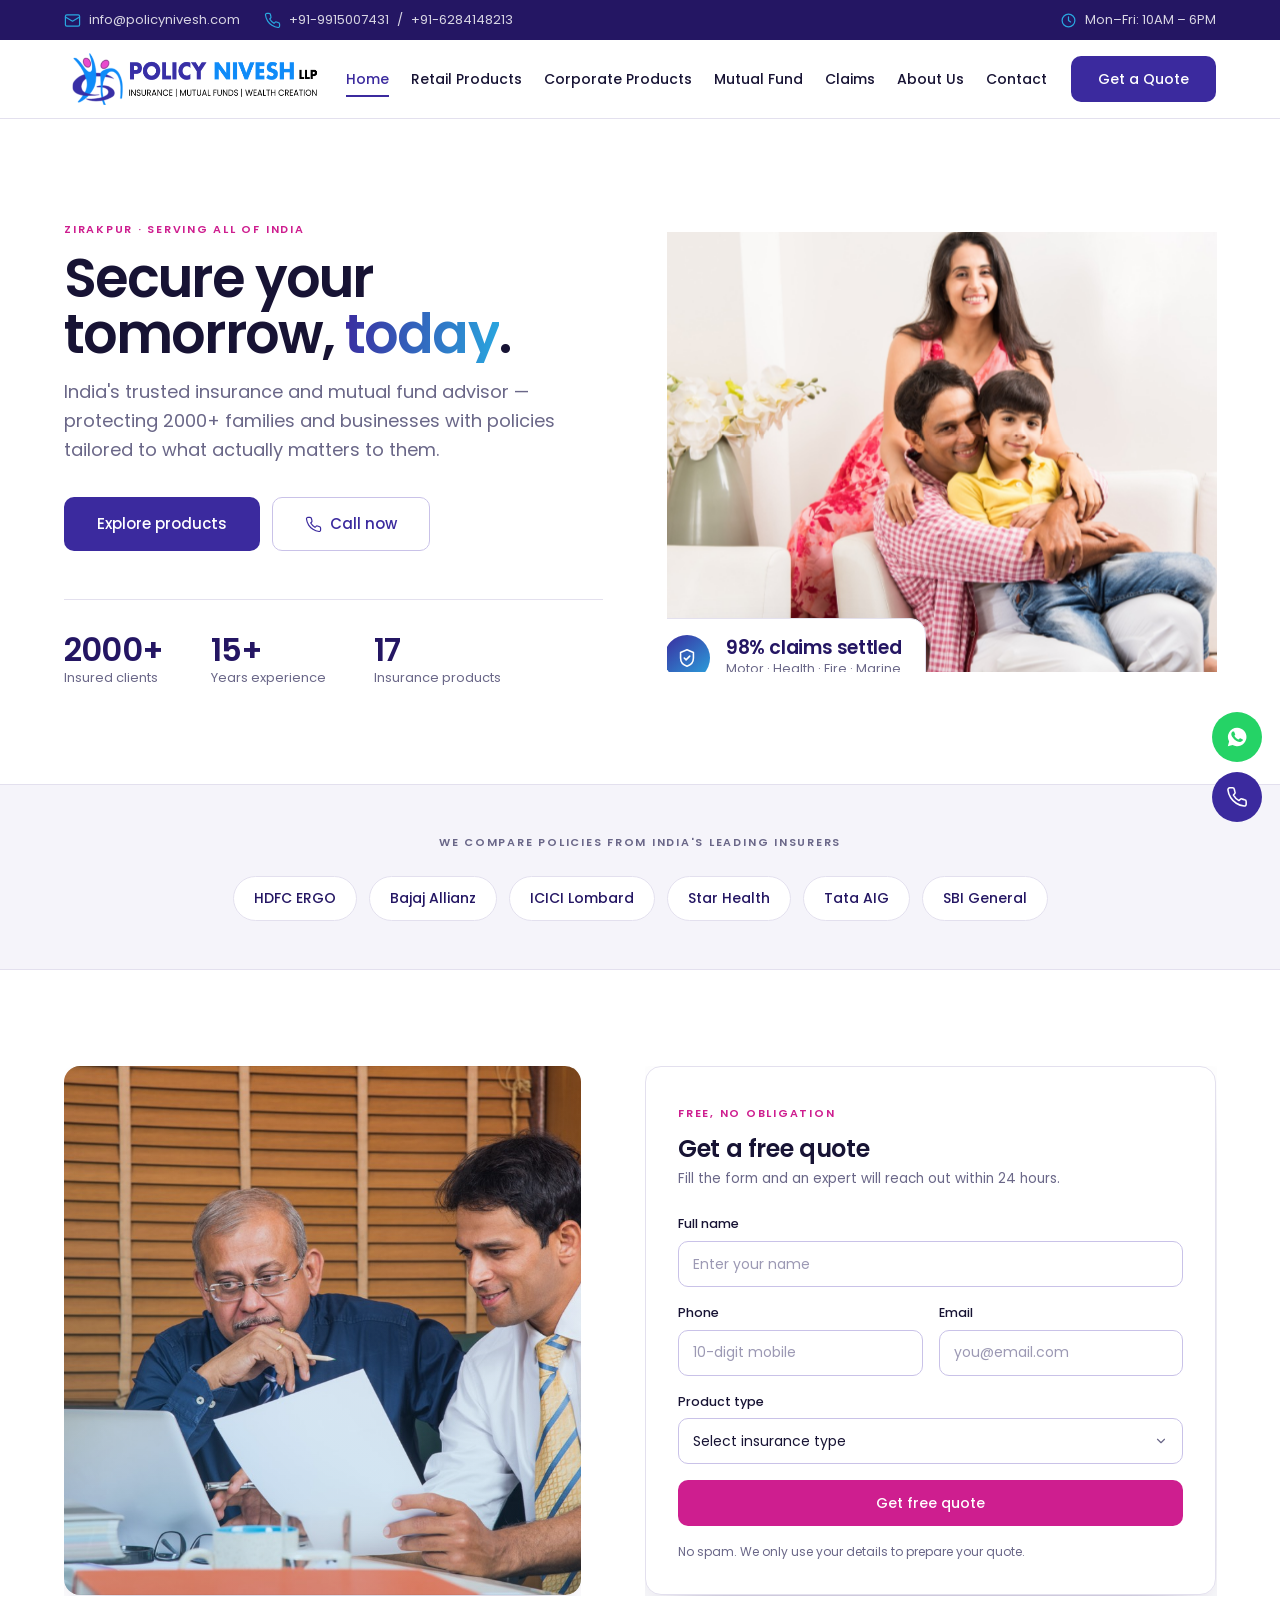
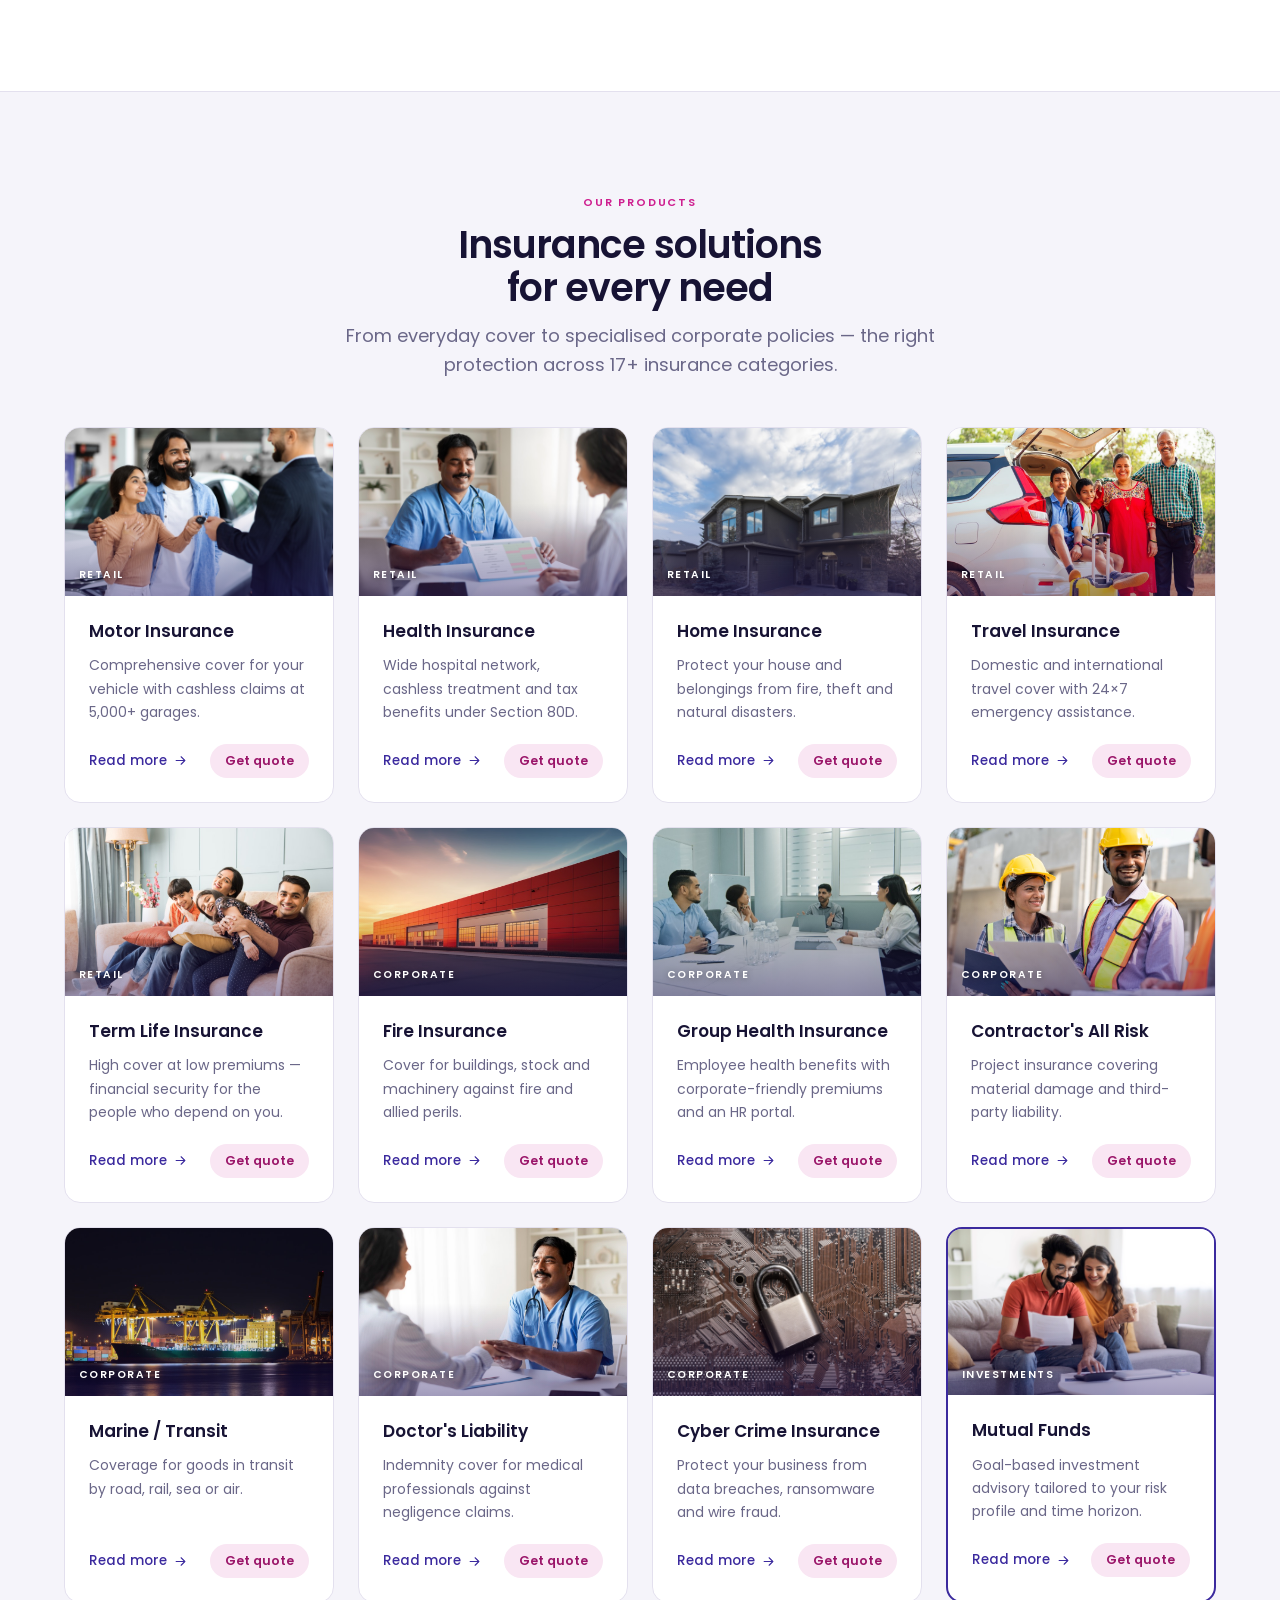
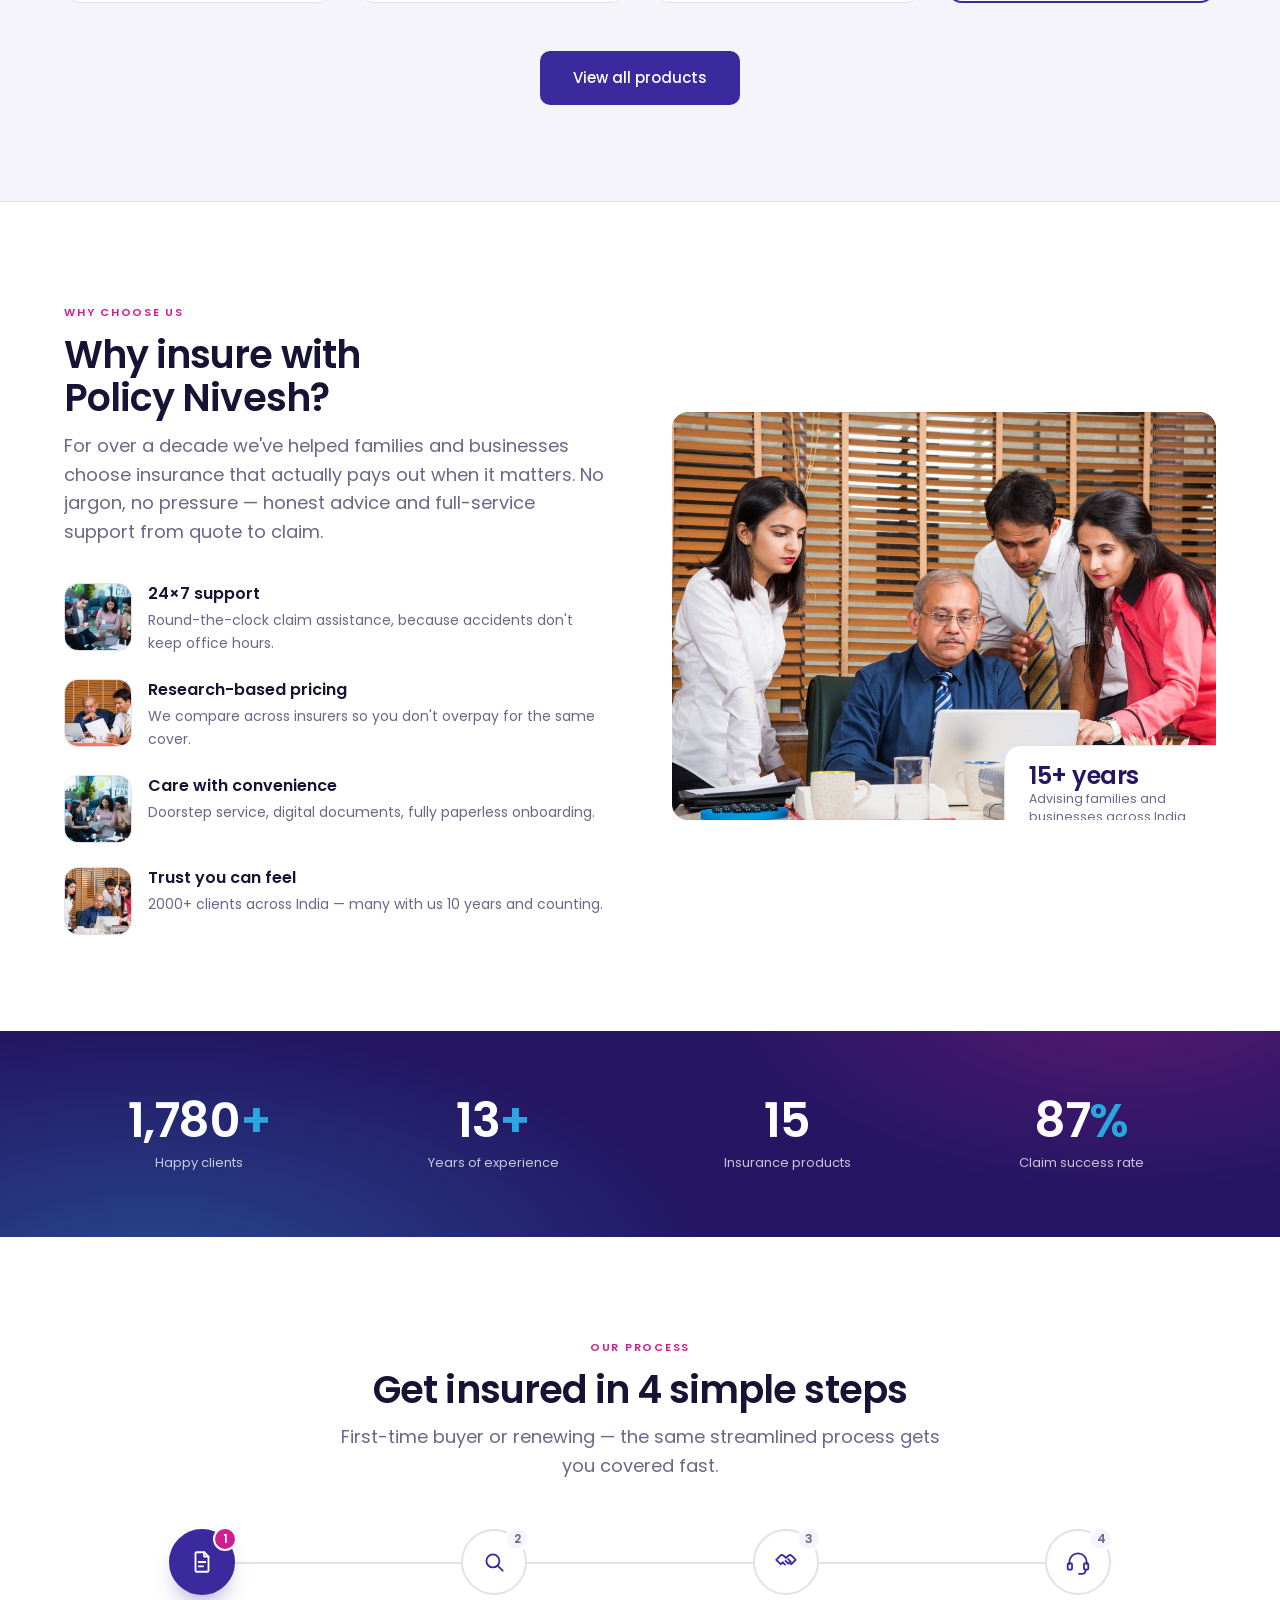
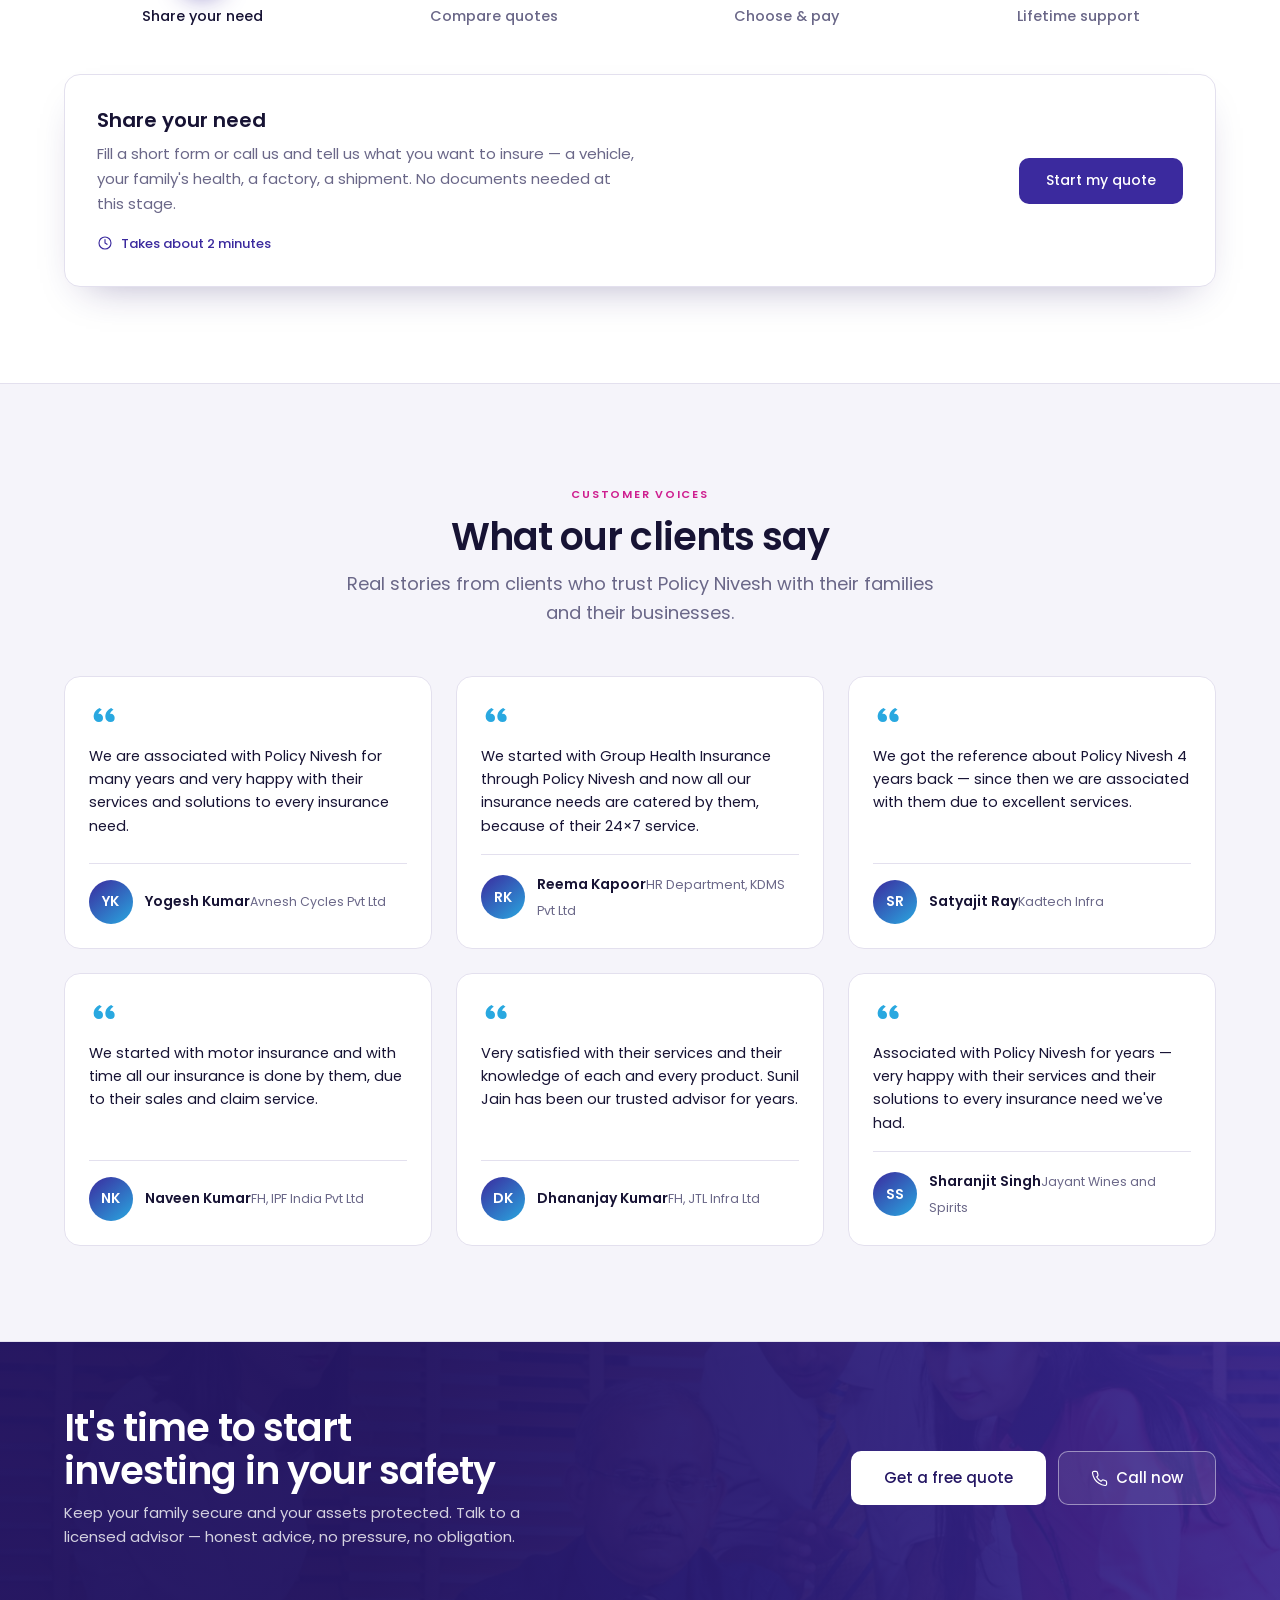
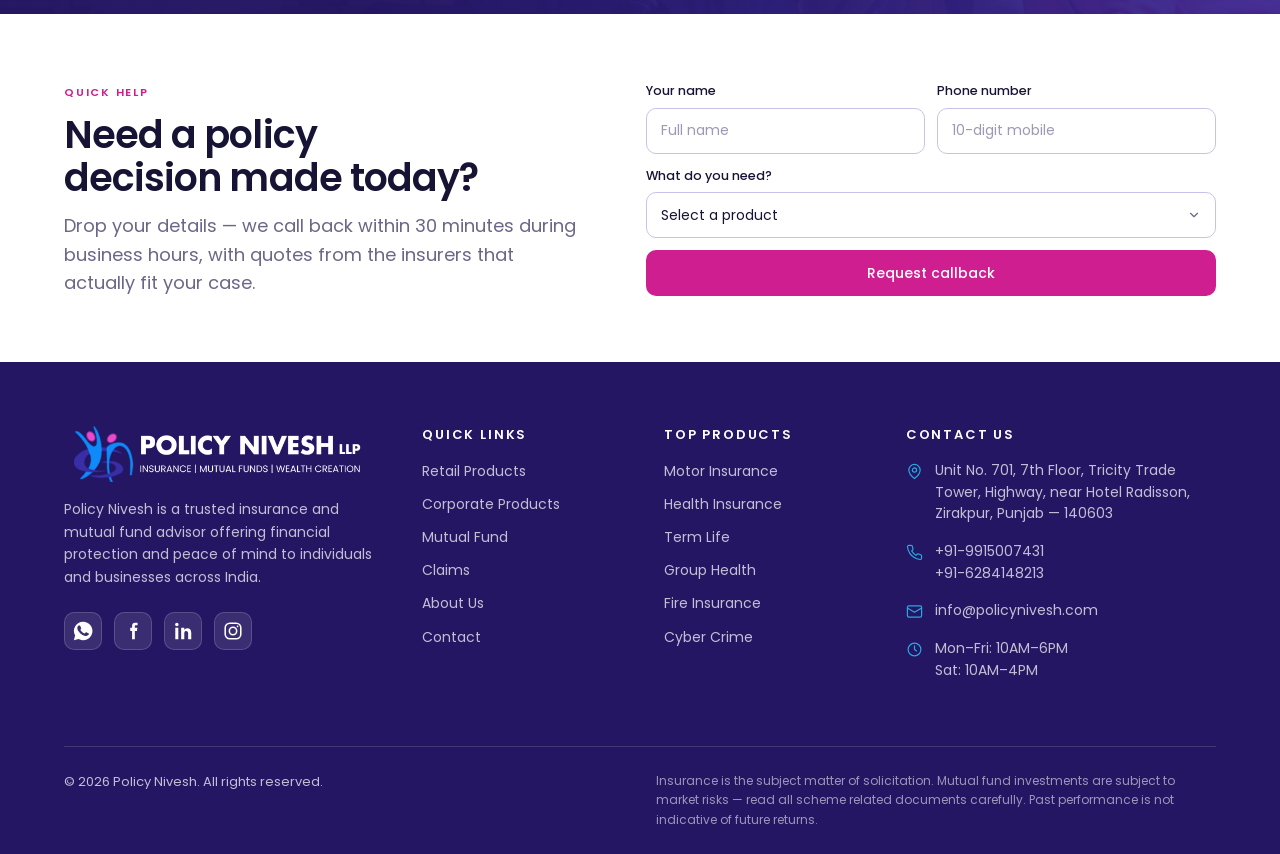
<file: index.html>
<!doctype html>
<html lang="en">
<head>
<meta charset="utf-8">
<meta name="viewport" content="width=device-width, initial-scale=1">
<title>Policy Nivesh — Insurance & Mutual Fund Advisor in Zirakpur</title>
<meta name="description" content="Policy Nivesh is a trusted insurance and mutual fund advisor in Zirakpur, Mohali. Motor, health, term life, group health, fire, marine and cyber insurance for 2000+ families and businesses across India.">
<meta name="theme-color" content="#241663">
<link rel="icon" type="image/png" href="images/favicon.png">
<link rel="apple-touch-icon" href="images/favicon.png">
<meta property="og:title" content="Policy Nivesh — Insurance & Mutual Fund Advisor in Zirakpur">
<meta property="og:description" content="Policy Nivesh is a trusted insurance and mutual fund advisor in Zirakpur, Mohali. Motor, health, term life, group health, fire, marine and cyber insurance for 2000+ families and businesses across India.">
<meta property="og:type" content="website">
<link rel="preconnect" href="https://fonts.googleapis.com">
<link rel="preconnect" href="https://fonts.gstatic.com" crossorigin>
<link rel="stylesheet" href="https://fonts.googleapis.com/css2?family=Poppins:wght@300;400;500;600&display=swap">
<link rel="stylesheet" href="css/style.css">
</head>
<body>

<!-- ================= TOP BAR ================= -->
<div class="topbar">
  <div class="container">
    <ul class="topbar-list">
      <li><svg class="icon icon-sm"><use href="#i-mail"></use></svg><a href="mailto:info@policynivesh.com">info@policynivesh.com</a></li>
      <li><svg class="icon icon-sm"><use href="#i-phone"></use></svg><a href="tel:+919915007431">+91-9915007431</a> / <a href="tel:+916284148213">+91-6284148213</a></li>
    </ul>
    <ul class="topbar-list secondary">
      <li><svg class="icon icon-sm"><use href="#i-clock"></use></svg>Mon–Fri: 10AM – 6PM</li>
    </ul>
  </div>
</div>

<!-- ================= HEADER ================= -->
<header class="site-header">
  <div class="container header-inner">
    <a class="brand" href="index.html">
      <img src="images/logo-header.png" alt="Policy Nivesh LLP — Insurance, Mutual Funds, Wealth Creation" width="1080" height="200">
    </a>

    <button class="mobile-toggle" aria-label="Toggle menu" aria-expanded="false" aria-controls="primary-nav">
      <svg class="icon"><use href="#i-menu"></use></svg>
    </button>

    <nav class="nav" id="primary-nav" aria-label="Primary">
      <ul class="nav-list">
        <li><a class="nav-link" href="index.html">Home</a></li>
        <li><a class="nav-link" href="retail-products.html">Retail Products</a></li>
        <li><a class="nav-link" href="corporate-products.html">Corporate Products</a></li>
        <li><a class="nav-link" href="mutual-fund.html">Mutual Fund</a></li>
        <li><a class="nav-link" href="claims.html">Claims</a></li>
        <li><a class="nav-link" href="about-us.html">About Us</a></li>
        <li><a class="nav-link" href="contact.html">Contact</a></li>
      </ul>
      <button class="btn btn-primary" type="button" data-quote="">Get a Quote</button>
    </nav>
  </div>
</header>

<main>

<!-- ================= HERO ================= -->
<section class="hero">
  <div class="container hero-grid">
    <div class="hero-copy">
      <span class="kicker" data-anim="up">Zirakpur · Serving all of India</span>
      <h1 data-anim="up" style="--i:1">Secure your tomorrow, <em>today</em>.</h1>
      <p class="lede" data-anim="up" style="--i:2">India's trusted insurance and mutual fund advisor — protecting 2000+ families and businesses with policies tailored to what actually matters to them.</p>
      <div class="btn-row" data-anim="up" style="--i:3">
        <a class="btn btn-lg btn-primary" href="retail-products.html">Explore products</a>
        <a class="btn btn-lg btn-secondary" href="tel:+919915007431">
          <svg class="icon icon-sm"><use href="#i-phone"></use></svg>Call now
        </a>
      </div>
      <div class="hero-stats" data-anim="up" style="--i:4">
        <div><div class="n">2000+</div><div class="k">Insured clients</div></div>
        <div><div class="n">15+</div><div class="k">Years experience</div></div>
        <div><div class="n">17</div><div class="k">Insurance products</div></div>
      </div>
    </div>

    <div class="hero-media" data-anim="zoom">
      <img src="images/hero-family.jpg" alt="An Indian family at home, protected by the right cover" data-parallax fetchpriority="high">
      <div class="hero-badge">
        <span class="ring"><svg class="icon"><use href="#i-shield"></use></svg></span>
        <span>
          <span class="n">98% claims settled</span>
          <span class="k">Motor · Health · Fire · Marine</span>
        </span>
      </div>
    </div>
  </div>
</section>

<!-- ================= PARTNERS ================= -->
<section class="partners section-mist">
  <div class="container">
    <p class="partners-label" data-anim="up">We compare policies from India's leading insurers</p>
    <div class="partner-row" data-stagger>
      <span class="partner-chip" data-anim="up">HDFC ERGO</span>
      <span class="partner-chip" data-anim="up">Bajaj Allianz</span>
      <span class="partner-chip" data-anim="up">ICICI Lombard</span>
      <span class="partner-chip" data-anim="up">Star Health</span>
      <span class="partner-chip" data-anim="up">Tata AIG</span>
      <span class="partner-chip" data-anim="up">SBI General</span>
    </div>
  </div>
</section>

<!-- ================= QUOTE BAND ================= -->
<section class="section">
  <div class="container quote-band-inner">
    <div class="quote-visual" data-anim="left">
      <img src="images/advisor.jpg" alt="An Indian advisor explaining policy documents to a client">
      <span class="tint"></span>
    </div>

    <div class="quote-card" data-anim="right">
      <span class="kicker">Free, no obligation</span>
      <h3>Get a free quote</h3>
      <p class="sub">Fill the form and an expert will reach out within 24 hours.</p>
      <form class="form-grid" data-enquiry="hero-quote">
        <div class="form-group">
          <label for="q-name">Full name</label>
          <input class="form-control" id="q-name" name="name" type="text" placeholder="Enter your name" required>
        </div>
        <div class="form-row">
          <div class="form-group">
            <label for="q-phone">Phone</label>
            <input class="form-control" id="q-phone" name="phone" type="tel" inputmode="numeric" placeholder="10-digit mobile" required>
          </div>
          <div class="form-group">
            <label for="q-email">Email</label>
            <input class="form-control" id="q-email" name="email" type="email" placeholder="you@email.com">
          </div>
        </div>
        <div class="form-group">
          <label for="q-product">Product type</label>
          <select class="form-control" id="q-product" name="product" required>
            <option value="">Select insurance type</option>
            <option>Motor Insurance</option>
            <option>Health Insurance</option>
            <option>Home Insurance</option>
            <option>Travel Insurance</option>
            <option>Term Life Insurance</option>
            <option>Fire Insurance</option>
            <option>Burglary Insurance</option>
            <option>Group Health Insurance</option>
            <option>Group Term Insurance</option>
            <option>Group Accidental Insurance</option>
            <option>Contractor's All Risk</option>
            <option>Workmen Compensation</option>
            <option>Marine Insurance</option>
            <option>Doctor's Liability</option>
            <option>Cyber Crime Insurance</option>
            <option>Professional Indemnity</option>
            <option>Directors' &amp; Officers' Liability</option>
            <option>Mutual Fund Advisory</option>
          </select>
        </div>
        <button class="btn btn-accent btn-block" type="submit">Get free quote</button>
        <p class="form-note">No spam. We only use your details to prepare your quote.</p>
        <p class="form-status" role="status" aria-live="polite"></p>
      </form>
    </div>
  </div>
</section>

<!-- ================= PRODUCTS ================= -->
<section class="section section-mist">
  <div class="container">
    <div class="section-head center" data-anim="up">
      <span class="kicker">Our products</span>
      <h2>Insurance solutions for every need</h2>
      <p class="lede" style="margin-inline:auto">From everyday cover to specialised corporate policies — the right protection across 17+ insurance categories.</p>
    </div>

    <div class="grid grid-4" data-stagger>
      <article class="card" data-anim="up">
        <div class="card-media"><img src="images/motor.jpg" alt="A dealership manager handing car keys to a young Indian family" loading="lazy"><span class="tag">Retail</span></div>
        <div class="card-body">
          <h4>Motor Insurance</h4>
          <p>Comprehensive cover for your vehicle with cashless claims at 5,000+ garages.</p>
          <div class="card-actions">
            <a class="card-link" href="retail-products.html#motor">Read more <svg class="icon"><use href="#i-arrow"></use></svg></a>
            <button class="btn-quote" type="button" data-quote="Motor Insurance">Get quote</button>
          </div>
        </div>
      </article>

      <article class="card" data-anim="up">
        <div class="card-media"><img src="images/health.jpg" alt="An Indian doctor discussing test results with a patient" loading="lazy"><span class="tag">Retail</span></div>
        <div class="card-body">
          <h4>Health Insurance</h4>
          <p>Wide hospital network, cashless treatment and tax benefits under Section 80D.</p>
          <div class="card-actions">
            <a class="card-link" href="retail-products.html#health">Read more <svg class="icon"><use href="#i-arrow"></use></svg></a>
            <button class="btn-quote" type="button" data-quote="Health Insurance">Get quote</button>
          </div>
        </div>
      </article>

      <article class="card" data-anim="up">
        <div class="card-media"><img src="images/home.jpg" alt="A family home protected by home insurance" loading="lazy"><span class="tag">Retail</span></div>
        <div class="card-body">
          <h4>Home Insurance</h4>
          <p>Protect your house and belongings from fire, theft and natural disasters.</p>
          <div class="card-actions">
            <a class="card-link" href="retail-products.html#retail-grid">Read more <svg class="icon"><use href="#i-arrow"></use></svg></a>
            <button class="btn-quote" type="button" data-quote="Home Insurance">Get quote</button>
          </div>
        </div>
      </article>

      <article class="card" data-anim="up">
        <div class="card-media"><img src="images/travel.jpg" alt="An Indian family setting off on a holiday" loading="lazy"><span class="tag">Retail</span></div>
        <div class="card-body">
          <h4>Travel Insurance</h4>
          <p>Domestic and international travel cover with 24×7 emergency assistance.</p>
          <div class="card-actions">
            <a class="card-link" href="retail-products.html#retail-grid">Read more <svg class="icon"><use href="#i-arrow"></use></svg></a>
            <button class="btn-quote" type="button" data-quote="Travel Insurance">Get quote</button>
          </div>
        </div>
      </article>

      <article class="card" data-anim="up">
        <div class="card-media"><img src="images/term-life.jpg" alt="An Indian family the term plan is designed to protect" loading="lazy"><span class="tag">Retail</span></div>
        <div class="card-body">
          <h4>Term Life Insurance</h4>
          <p>High cover at low premiums — financial security for the people who depend on you.</p>
          <div class="card-actions">
            <a class="card-link" href="retail-products.html#term">Read more <svg class="icon"><use href="#i-arrow"></use></svg></a>
            <button class="btn-quote" type="button" data-quote="Term Life Insurance">Get quote</button>
          </div>
        </div>
      </article>

      <article class="card" data-anim="up">
        <div class="card-media"><img src="images/fire.jpg" alt="A warehouse at sunset" loading="lazy"><span class="tag">Corporate</span></div>
        <div class="card-body">
          <h4>Fire Insurance</h4>
          <p>Cover for buildings, stock and machinery against fire and allied perils.</p>
          <div class="card-actions">
            <a class="card-link" href="corporate-products.html#fire">Read more <svg class="icon"><use href="#i-arrow"></use></svg></a>
            <button class="btn-quote" type="button" data-quote="Fire Insurance">Get quote</button>
          </div>
        </div>
      </article>

      <article class="card" data-anim="up">
        <div class="card-media"><img src="images/group-health.jpg" alt="An Indian team leader in a benefits review meeting" loading="lazy"><span class="tag">Corporate</span></div>
        <div class="card-body">
          <h4>Group Health Insurance</h4>
          <p>Employee health benefits with corporate-friendly premiums and an HR portal.</p>
          <div class="card-actions">
            <a class="card-link" href="corporate-products.html#group-health">Read more <svg class="icon"><use href="#i-arrow"></use></svg></a>
            <button class="btn-quote" type="button" data-quote="Group Health Insurance">Get quote</button>
          </div>
        </div>
      </article>

      <article class="card" data-anim="up">
        <div class="card-media"><img src="images/contractor.jpg" alt="Indian foremen reviewing drawings on site" loading="lazy"><span class="tag">Corporate</span></div>
        <div class="card-body">
          <h4>Contractor's All Risk</h4>
          <p>Project insurance covering material damage and third-party liability.</p>
          <div class="card-actions">
            <a class="card-link" href="corporate-products.html#corporate-grid">Read more <svg class="icon"><use href="#i-arrow"></use></svg></a>
            <button class="btn-quote" type="button" data-quote="Contractor's All Risk">Get quote</button>
          </div>
        </div>
      </article>

      <article class="card" data-anim="up">
        <div class="card-media"><img src="images/marine.jpg" alt="A container ship in port" loading="lazy"><span class="tag">Corporate</span></div>
        <div class="card-body">
          <h4>Marine / Transit</h4>
          <p>Coverage for goods in transit by road, rail, sea or air.</p>
          <div class="card-actions">
            <a class="card-link" href="corporate-products.html#corporate-grid">Read more <svg class="icon"><use href="#i-arrow"></use></svg></a>
            <button class="btn-quote" type="button" data-quote="Marine Insurance">Get quote</button>
          </div>
        </div>
      </article>

      <article class="card" data-anim="up">
        <div class="card-media"><img src="images/doctor-liability.jpg" alt="An Indian doctor reassuring a patient" loading="lazy"><span class="tag">Corporate</span></div>
        <div class="card-body">
          <h4>Doctor's Liability</h4>
          <p>Indemnity cover for medical professionals against negligence claims.</p>
          <div class="card-actions">
            <a class="card-link" href="corporate-products.html#corporate-grid">Read more <svg class="icon"><use href="#i-arrow"></use></svg></a>
            <button class="btn-quote" type="button" data-quote="Doctor's Liability">Get quote</button>
          </div>
        </div>
      </article>

      <article class="card" data-anim="up">
        <div class="card-media"><img src="images/cyber.jpg" alt="A padlock resting on a circuit board" loading="lazy"><span class="tag">Corporate</span></div>
        <div class="card-body">
          <h4>Cyber Crime Insurance</h4>
          <p>Protect your business from data breaches, ransomware and wire fraud.</p>
          <div class="card-actions">
            <a class="card-link" href="corporate-products.html#cyber">Read more <svg class="icon"><use href="#i-arrow"></use></svg></a>
            <button class="btn-quote" type="button" data-quote="Cyber Crime Insurance">Get quote</button>
          </div>
        </div>
      </article>

      <article class="card card-featured" data-anim="up">
        <div class="card-media"><img src="images/mutual-fund.jpg" alt="An Indian couple planning their monthly investments" loading="lazy"><span class="tag">Investments</span></div>
        <div class="card-body">
          <h4>Mutual Funds</h4>
          <p>Goal-based investment advisory tailored to your risk profile and time horizon.</p>
          <div class="card-actions">
            <a class="card-link" href="mutual-fund.html">Read more <svg class="icon"><use href="#i-arrow"></use></svg></a>
            <button class="btn-quote" type="button" data-quote="Mutual Fund Advisory">Get quote</button>
          </div>
        </div>
      </article>
    </div>

    <div class="btn-row" style="justify-content:center; margin-top:48px" data-anim="up">
      <a class="btn btn-lg btn-primary" href="retail-products.html">View all products</a>
    </div>
  </div>
</section>

<!-- ================= WHY US ================= -->
<section class="section">
  <div class="container">
    <div class="split">
      <div data-anim="left">
        <span class="kicker">Why choose us</span>
        <h2>Why insure with Policy Nivesh?</h2>
        <p class="lede" style="margin-top:12px">For over a decade we've helped families and businesses choose insurance that actually pays out when it matters. No jargon, no pressure — honest advice and full-service support from quote to claim.</p>

        <div class="grid grid-2" style="margin-top:36px" data-stagger>
          <div class="feature" data-anim="up">
            <div class="feature-thumb"><img src="images/support.jpg" alt="A Policy Nivesh advisor on a call with a client" loading="lazy"></div>
            <div>
              <h4>24×7 support</h4>
              <p>Round-the-clock claim assistance, because accidents don't keep office hours.</p>
            </div>
          </div>
          <div class="feature" data-anim="up">
            <div class="feature-thumb"><img src="images/advisor.jpg" alt="Comparing policy documents across insurers" loading="lazy"></div>
            <div>
              <h4>Research-based pricing</h4>
              <p>We compare across insurers so you don't overpay for the same cover.</p>
            </div>
          </div>
          <div class="feature" data-anim="up">
            <div class="feature-thumb"><img src="images/team-office.jpg" alt="The Policy Nivesh team at work" loading="lazy"></div>
            <div>
              <h4>Care with convenience</h4>
              <p>Doorstep service, digital documents, fully paperless onboarding.</p>
            </div>
          </div>
          <div class="feature" data-anim="up">
            <div class="feature-thumb"><img src="images/handshake.jpg" alt="An Indian advisor closing a policy with a client" loading="lazy"></div>
            <div>
              <h4>Trust you can feel</h4>
              <p>2000+ clients across India — many with us 10 years and counting.</p>
            </div>
          </div>
        </div>
      </div>

      <div class="split-media" data-anim="right">
        <img src="images/handshake.jpg" alt="An Indian advisor going through a policy with a client" loading="lazy">
        <div class="split-fact">
          <div class="n tnum">15+ years</div>
          <div class="k">Advising families and businesses across India</div>
        </div>
      </div>
    </div>
  </div>
</section>

<!-- ================= COUNTERS ================= -->
<section class="counters">
  <div class="container">
    <div class="grid grid-4" data-stagger>
      <div class="counter" data-anim="up"><div class="n"><span data-count="2000">0</span><span class="suffix">+</span></div><div class="k">Happy clients</div></div>
      <div class="counter" data-anim="up"><div class="n"><span data-count="15">0</span><span class="suffix">+</span></div><div class="k">Years of experience</div></div>
      <div class="counter" data-anim="up"><div class="n"><span data-count="17">0</span></div><div class="k">Insurance products</div></div>
      <div class="counter" data-anim="up"><div class="n"><span data-count="98">0</span><span class="suffix">%</span></div><div class="k">Claim success rate</div></div>
    </div>
  </div>
</section>

<!-- ================= PROCESS ================= -->
<section class="section">
  <div class="container">
    <div class="section-head center" data-anim="up">
      <span class="kicker">Our process</span>
      <h2>Get insured in 4 simple steps</h2>
      <p class="lede" style="margin-inline:auto">First-time buyer or renewing — the same streamlined process gets you covered fast.</p>
    </div>
    <div class="process" data-process>
      <ol class="process-track" role="tablist" aria-label="buy steps">
        <li role="presentation">
          <button class="process-step" type="button" role="tab" id="buy-tab-1"
                  aria-controls="buy-panel-1" aria-selected="true" tabindex="0">
            <span class="process-dot"><svg class="icon"><use href="#i-doc"></use></svg><span class="process-num">1</span></span>
            <span class="process-label">Share your need</span>
          </button>
        </li>
        <li role="presentation">
          <button class="process-step" type="button" role="tab" id="buy-tab-2"
                  aria-controls="buy-panel-2" aria-selected="false" tabindex="-1">
            <span class="process-dot"><svg class="icon"><use href="#i-search"></use></svg><span class="process-num">2</span></span>
            <span class="process-label">Compare quotes</span>
          </button>
        </li>
        <li role="presentation">
          <button class="process-step" type="button" role="tab" id="buy-tab-3"
                  aria-controls="buy-panel-3" aria-selected="false" tabindex="-1">
            <span class="process-dot"><svg class="icon"><use href="#i-handshake"></use></svg><span class="process-num">3</span></span>
            <span class="process-label">Choose & pay</span>
          </button>
        </li>
        <li role="presentation">
          <button class="process-step" type="button" role="tab" id="buy-tab-4"
                  aria-controls="buy-panel-4" aria-selected="false" tabindex="-1">
            <span class="process-dot"><svg class="icon"><use href="#i-headset"></use></svg><span class="process-num">4</span></span>
            <span class="process-label">Lifetime support</span>
          </button>
        </li>
      </ol>
      <div class="process-panels">
      <div class="process-panel is-active" id="buy-panel-1" role="tabpanel" aria-labelledby="buy-tab-1">
        <div>
          <h4>Share your need</h4>
          <p>Fill a short form or call us and tell us what you want to insure — a vehicle, your family's health, a factory, a shipment. No documents needed at this stage.</p>
          <p class="meta"><svg class="icon"><use href="#i-clock"></use></svg>Takes about 2 minutes</p>
        </div>
        <a class="btn btn-primary" href="#" data-quote="">Start my quote</a>
      </div>
      <div class="process-panel" id="buy-panel-2" role="tabpanel" aria-labelledby="buy-tab-2">
        <div>
          <h4>Compare quotes</h4>
          <p>We pull quotes from the insurers that actually fit your case and explain the real differences — sub-limits, waiting periods, exclusions — not just the premium.</p>
          <p class="meta"><svg class="icon"><use href="#i-clock"></use></svg>Quotes back within 24 hours</p>
        </div>
        <a class="btn btn-primary" href="contact.html">Talk to an advisor</a>
      </div>
      <div class="process-panel" id="buy-panel-3" role="tabpanel" aria-labelledby="buy-tab-3">
        <div>
          <h4>Choose & pay</h4>
          <p>Pick the cover you want. Pay online and the policy document reaches your inbox in minutes — fully paperless, with KYC handled digitally.</p>
          <p class="meta"><svg class="icon"><use href="#i-clock"></use></svg>Policy issued the same day</p>
        </div>
        <a class="btn btn-primary" href="#" data-quote="">Get a free quote</a>
      </div>
      <div class="process-panel" id="buy-panel-4" role="tabpanel" aria-labelledby="buy-tab-4">
        <div>
          <h4>Lifetime support</h4>
          <p>Renewals, endorsements, additions, claims — we handle the paperwork for as long as you hold the policy. One named advisor, not a call queue.</p>
          <p class="meta"><svg class="icon"><use href="#i-clock"></use></svg>24×7 claim helpline</p>
        </div>
        <a class="btn btn-primary" href="claims.html">See how claims work</a>
      </div>
      </div>
    </div>
  </div>
</section>

<!-- ================= TESTIMONIALS ================= -->
<section class="section section-mist">
  <div class="container">
    <div class="section-head center" data-anim="up">
      <span class="kicker">Customer voices</span>
      <h2>What our clients say</h2>
      <p class="lede" style="margin-inline:auto">Real stories from clients who trust Policy Nivesh with their families and their businesses.</p>
    </div>
    <div class="grid grid-3" data-stagger>
      <figure class="quote-item" style="margin:0" data-anim="up">
        <svg class="icon icon-lg mark"><use href="#i-quote"></use></svg>
        <blockquote style="margin:0"><p>We are associated with Policy Nivesh for many years and very happy with their services and solutions to every insurance need.</p></blockquote>
        <figcaption class="quote-who"><span class="avatar">YK</span><span><span class="name">Yogesh Kumar</span><span class="org">Avnesh Cycles Pvt Ltd</span></span></figcaption>
      </figure>
      <figure class="quote-item" style="margin:0" data-anim="up">
        <svg class="icon icon-lg mark"><use href="#i-quote"></use></svg>
        <blockquote style="margin:0"><p>We started with Group Health Insurance through Policy Nivesh and now all our insurance needs are catered by them, because of their 24×7 service.</p></blockquote>
        <figcaption class="quote-who"><span class="avatar">RK</span><span><span class="name">Reema Kapoor</span><span class="org">HR Department, KDMS Pvt Ltd</span></span></figcaption>
      </figure>
      <figure class="quote-item" style="margin:0" data-anim="up">
        <svg class="icon icon-lg mark"><use href="#i-quote"></use></svg>
        <blockquote style="margin:0"><p>We got the reference about Policy Nivesh 4 years back — since then we are associated with them due to excellent services.</p></blockquote>
        <figcaption class="quote-who"><span class="avatar">SR</span><span><span class="name">Satyajit Ray</span><span class="org">Kadtech Infra</span></span></figcaption>
      </figure>
      <figure class="quote-item" style="margin:0" data-anim="up">
        <svg class="icon icon-lg mark"><use href="#i-quote"></use></svg>
        <blockquote style="margin:0"><p>We started with motor insurance and with time all our insurance is done by them, due to their sales and claim service.</p></blockquote>
        <figcaption class="quote-who"><span class="avatar">NK</span><span><span class="name">Naveen Kumar</span><span class="org">FH, IPF India Pvt Ltd</span></span></figcaption>
      </figure>
      <figure class="quote-item" style="margin:0" data-anim="up">
        <svg class="icon icon-lg mark"><use href="#i-quote"></use></svg>
        <blockquote style="margin:0"><p>Very satisfied with their services and their knowledge of each and every product. Sunil Jain has been our trusted advisor for years.</p></blockquote>
        <figcaption class="quote-who"><span class="avatar">DK</span><span><span class="name">Dhananjay Kumar</span><span class="org">FH, JTL Infra Ltd</span></span></figcaption>
      </figure>
      <figure class="quote-item" style="margin:0" data-anim="up">
        <svg class="icon icon-lg mark"><use href="#i-quote"></use></svg>
        <blockquote style="margin:0"><p>Associated with Policy Nivesh for years — very happy with their services and their solutions to every insurance need we've had.</p></blockquote>
        <figcaption class="quote-who"><span class="avatar">SS</span><span><span class="name">Sharanjit Singh</span><span class="org">Jayant Wines and Spirits</span></span></figcaption>
      </figure>
    </div>
  </div>
</section>

</main>

<!-- ================= CTA BAND ================= -->
<section class="cta-band">
  <img src="images/handshake.jpg" alt="" aria-hidden="true" loading="lazy">
  <div class="container cta-band-inner">
    <div data-anim="up">
      <h2>It's time to start investing in your safety</h2>
      <p>Keep your family secure and your assets protected. Talk to a licensed advisor — honest advice, no pressure, no obligation.</p>
    </div>
    <div class="btn-row" data-anim="up" style="--i:1">
      <button class="btn btn-lg btn-white" type="button" data-quote="">Get a free quote</button>
      <a class="btn btn-lg btn-ghost-light" href="tel:+919915007431">
        <svg class="icon icon-sm"><use href="#i-phone"></use></svg>Call now
      </a>
    </div>
  </div>
</section>

<!-- ================= CALLBACK ================= -->
<section class="section-tight callback">
  <div class="container callback-inner">
    <div data-anim="left">
      <span class="kicker">Quick help</span>
      <h2>Need a policy decision made today?</h2>
      <p class="lede" style="margin-top:12px">Drop your details — we call back within 30 minutes during business hours, with quotes from the insurers that actually fit your case.</p>
    </div>
    <form class="callback-form" data-enquiry="callback" data-anim="right">
      <div class="form-group">
        <label for="cb-name">Your name</label>
        <input class="form-control" id="cb-name" name="name" type="text" placeholder="Full name" required>
      </div>
      <div class="form-group">
        <label for="cb-phone">Phone number</label>
        <input class="form-control" id="cb-phone" name="phone" type="tel" inputmode="numeric" placeholder="10-digit mobile" required>
      </div>
      <div class="form-group full">
        <label for="cb-product">What do you need?</label>
        <select class="form-control" id="cb-product" name="product" required>
          <option value="">Select a product</option>
          <option>Motor Insurance</option>
          <option>Health Insurance</option>
          <option>Home Insurance</option>
          <option>Travel Insurance</option>
          <option>Term Life Insurance</option>
          <option>Group Health Insurance</option>
          <option>Fire Insurance</option>
          <option>Marine Insurance</option>
          <option>Cyber Crime Insurance</option>
          <option>Mutual Fund Advisory</option>
          <option>Other</option>
        </select>
      </div>
      <div class="full">
        <button class="btn btn-accent btn-block" type="submit">Request callback</button>
      </div>
      <p class="form-status full" role="status" aria-live="polite"></p>
    </form>
  </div>
</section>

<!-- ================= FOOTER ================= -->
<footer class="site-footer">
  <div class="container">
    <div class="footer-grid">
      <div class="footer-brand">
        <img src="images/logo-footer.png" alt="Policy Nivesh LLP" width="1080" height="200">
        <p>Policy Nivesh is a trusted insurance and mutual fund advisor offering financial protection and peace of mind to individuals and businesses across India.</p>
        <div class="footer-social">
          <a href="https://wa.me/919915007431" aria-label="WhatsApp"><svg class="icon"><use href="#i-wa"></use></svg></a>
          <a href="#" aria-label="Facebook"><svg class="icon"><use href="#i-fb"></use></svg></a>
          <a href="#" aria-label="LinkedIn"><svg class="icon"><use href="#i-in"></use></svg></a>
          <a href="#" aria-label="Instagram"><svg class="icon"><use href="#i-ig"></use></svg></a>
        </div>
      </div>

      <div>
        <h4>Quick links</h4>
        <ul class="footer-links">
          <li><a href="retail-products.html">Retail Products</a></li>
          <li><a href="corporate-products.html">Corporate Products</a></li>
          <li><a href="mutual-fund.html">Mutual Fund</a></li>
          <li><a href="claims.html">Claims</a></li>
          <li><a href="about-us.html">About Us</a></li>
          <li><a href="contact.html">Contact</a></li>
        </ul>
      </div>

      <div>
        <h4>Top products</h4>
        <ul class="footer-links">
          <li><a href="retail-products.html#motor">Motor Insurance</a></li>
          <li><a href="retail-products.html#health">Health Insurance</a></li>
          <li><a href="retail-products.html#term">Term Life</a></li>
          <li><a href="corporate-products.html#group-health">Group Health</a></li>
          <li><a href="corporate-products.html#fire">Fire Insurance</a></li>
          <li><a href="corporate-products.html#cyber">Cyber Crime</a></li>
        </ul>
      </div>

      <div>
        <h4>Contact us</h4>
        <ul class="footer-contact">
          <li><svg class="icon icon-sm"><use href="#i-pin"></use></svg><span>Unit No. 701, 7th Floor, Tricity Trade Tower, Highway, near Hotel Radisson, Zirakpur, Punjab — 140603</span></li>
          <li><svg class="icon icon-sm"><use href="#i-phone"></use></svg><span><a href="tel:+919915007431">+91-9915007431</a><br><a href="tel:+916284148213">+91-6284148213</a></span></li>
          <li><svg class="icon icon-sm"><use href="#i-mail"></use></svg><a href="mailto:info@policynivesh.com">info@policynivesh.com</a></li>
          <li><svg class="icon icon-sm"><use href="#i-clock"></use></svg><span>Mon–Fri: 10AM–6PM<br>Sat: 10AM–4PM</span></li>
        </ul>
      </div>
    </div>

    <div class="footer-bottom">
      <span>&copy; <span data-year>2026</span> Policy Nivesh. All rights reserved.</span>
      <span class="disclaimer">Insurance is the subject matter of solicitation. Mutual fund investments are subject to market risks — read all scheme related documents carefully. Past performance is not indicative of future returns.</span>
    </div>
  </div>
</footer>

<div class="float-actions">
  <a class="float-btn float-wa" href="https://wa.me/919915007431" aria-label="Chat on WhatsApp" target="_blank" rel="noopener"><svg class="icon"><use href="#i-wa"></use></svg></a>
  <a class="float-btn float-call" href="tel:+919915007431" aria-label="Call Policy Nivesh"><svg class="icon"><use href="#i-phone"></use></svg></a>
  <button class="float-btn float-top" aria-label="Back to top"><svg class="icon"><use href="#i-up"></use></svg></button>
</div>

<script src="js/main.js"></script>
</body>
</html>
</file>
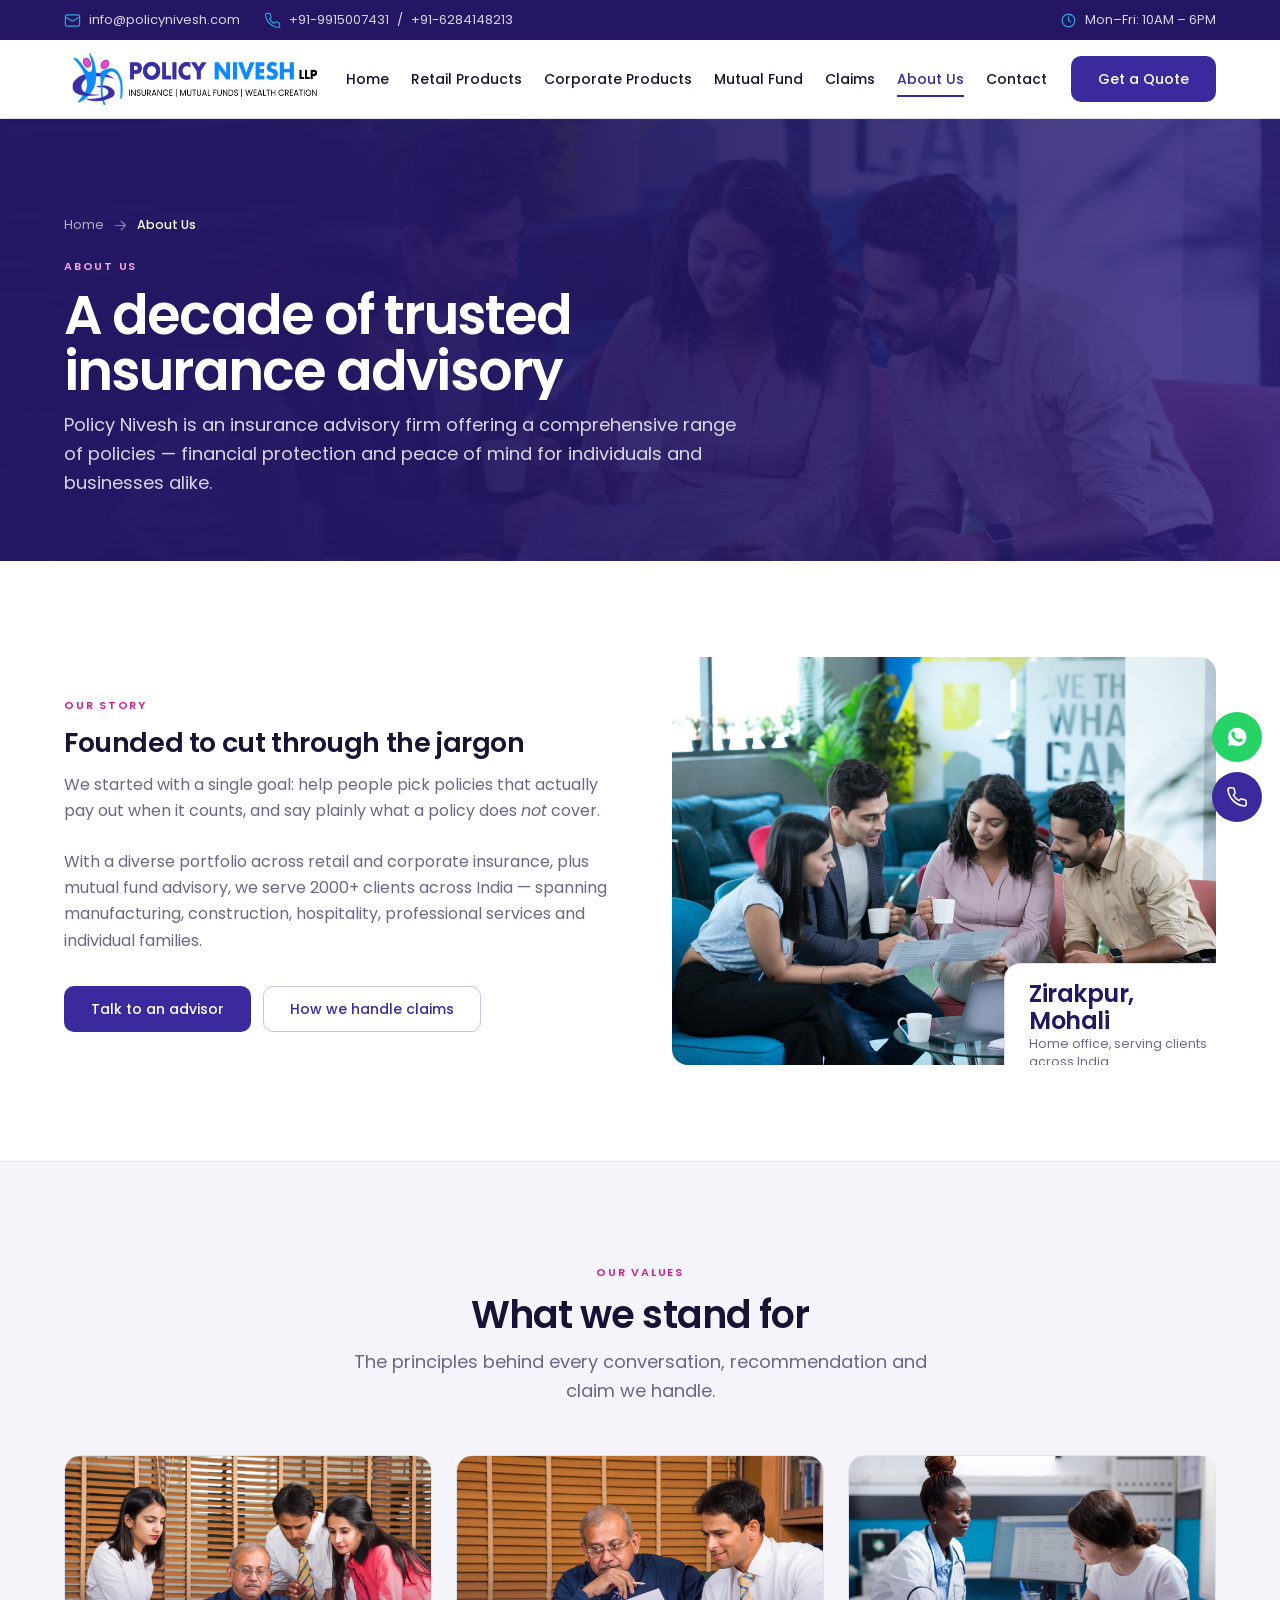
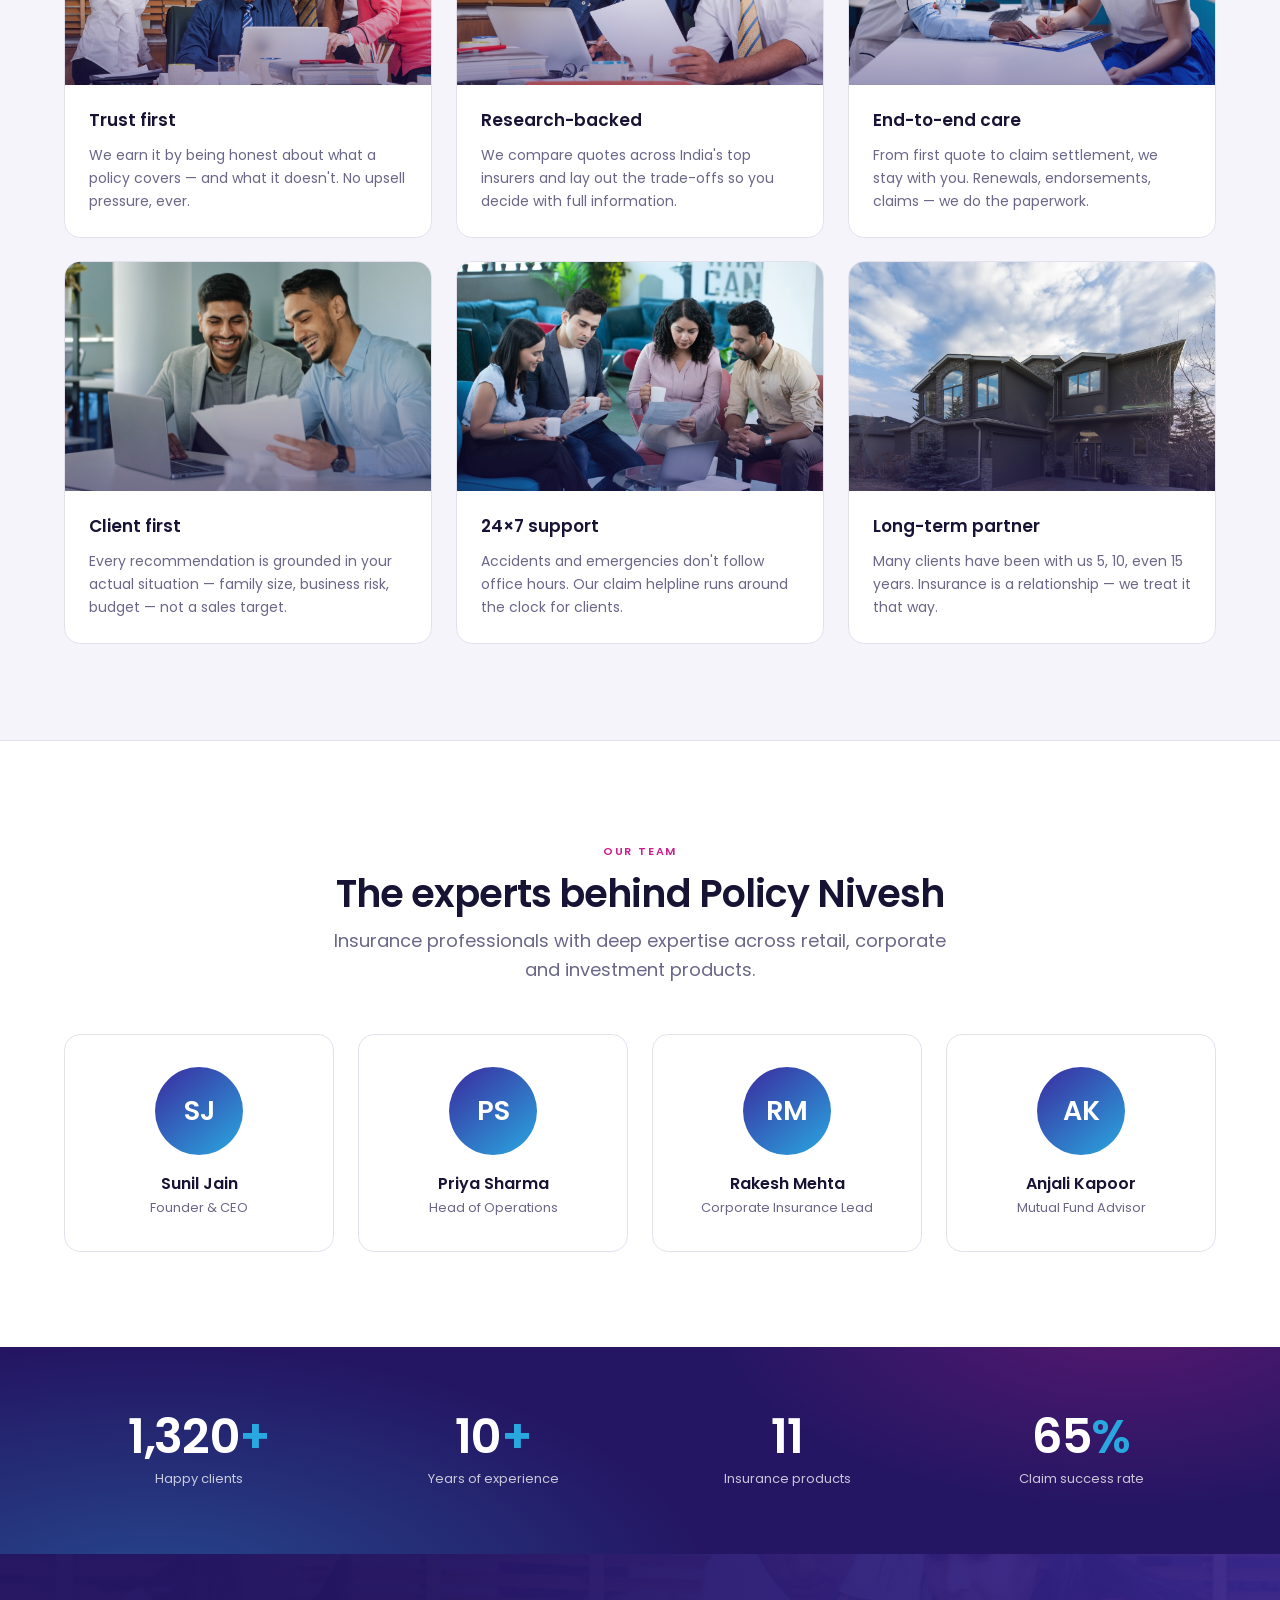
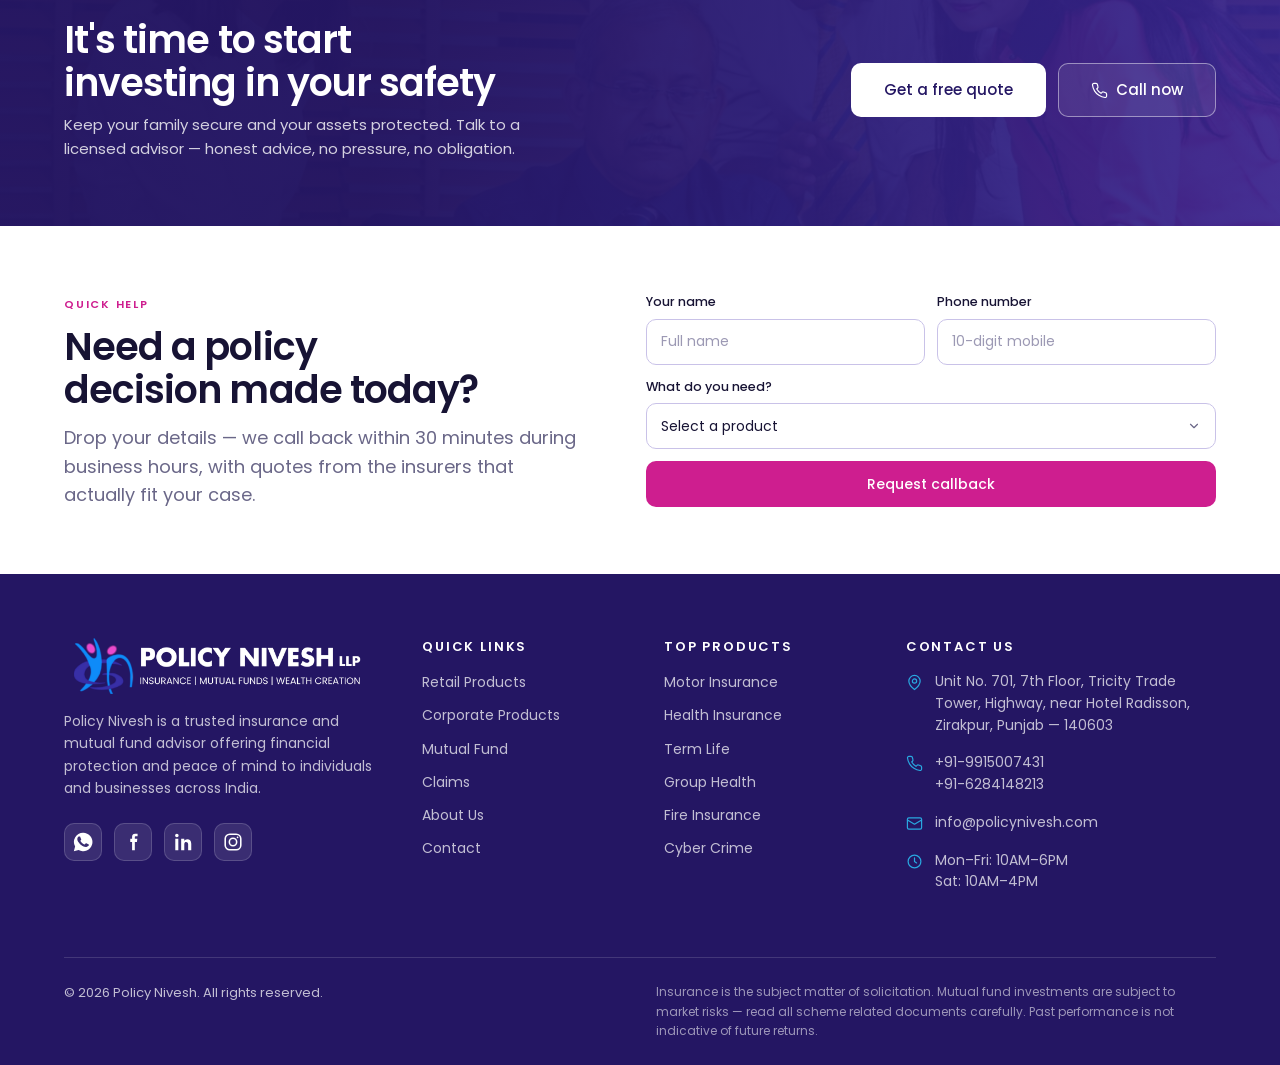
<file: about-us.html>
<!doctype html>
<html lang="en">
<head>
<meta charset="utf-8">
<meta name="viewport" content="width=device-width, initial-scale=1">
<title>About Policy Nivesh — Insurance Advisory in Zirakpur</title>
<meta name="description" content="Policy Nivesh has advised 2000+ families and businesses across India for over 15 years on retail insurance, corporate insurance and mutual funds.">
<meta name="theme-color" content="#241663">
<link rel="icon" type="image/png" href="images/favicon.png">
<link rel="apple-touch-icon" href="images/favicon.png">
<meta property="og:title" content="About Policy Nivesh — Insurance Advisory in Zirakpur">
<meta property="og:description" content="Policy Nivesh has advised 2000+ families and businesses across India for over 15 years on retail insurance, corporate insurance and mutual funds.">
<meta property="og:type" content="website">
<link rel="preconnect" href="https://fonts.googleapis.com">
<link rel="preconnect" href="https://fonts.gstatic.com" crossorigin>
<link rel="stylesheet" href="https://fonts.googleapis.com/css2?family=Poppins:wght@300;400;500;600&display=swap">
<link rel="stylesheet" href="css/style.css">
</head>
<body>

<!-- ================= TOP BAR ================= -->
<div class="topbar">
  <div class="container">
    <ul class="topbar-list">
      <li><svg class="icon icon-sm"><use href="#i-mail"></use></svg><a href="mailto:info@policynivesh.com">info@policynivesh.com</a></li>
      <li><svg class="icon icon-sm"><use href="#i-phone"></use></svg><a href="tel:+919915007431">+91-9915007431</a> / <a href="tel:+916284148213">+91-6284148213</a></li>
    </ul>
    <ul class="topbar-list secondary">
      <li><svg class="icon icon-sm"><use href="#i-clock"></use></svg>Mon–Fri: 10AM – 6PM</li>
    </ul>
  </div>
</div>

<!-- ================= HEADER ================= -->
<header class="site-header">
  <div class="container header-inner">
    <a class="brand" href="index.html">
      <img src="images/logo-header.png" alt="Policy Nivesh LLP — Insurance, Mutual Funds, Wealth Creation" width="1080" height="200">
    </a>

    <button class="mobile-toggle" aria-label="Toggle menu" aria-expanded="false" aria-controls="primary-nav">
      <svg class="icon"><use href="#i-menu"></use></svg>
    </button>

    <nav class="nav" id="primary-nav" aria-label="Primary">
      <ul class="nav-list">
        <li><a class="nav-link" href="index.html">Home</a></li>
        <li><a class="nav-link" href="retail-products.html">Retail Products</a></li>
        <li><a class="nav-link" href="corporate-products.html">Corporate Products</a></li>
        <li><a class="nav-link" href="mutual-fund.html">Mutual Fund</a></li>
        <li><a class="nav-link" href="claims.html">Claims</a></li>
        <li><a class="nav-link" href="about-us.html">About Us</a></li>
        <li><a class="nav-link" href="contact.html">Contact</a></li>
      </ul>
      <button class="btn btn-primary" type="button" data-quote="">Get a Quote</button>
    </nav>
  </div>
</header>

<main>

<section class="page-hero">
  <img src="images/team-office.jpg" alt="" aria-hidden="true">
  <div class="container">
    <nav class="crumbs" aria-label="Breadcrumb" data-anim="up">
      <a href="index.html">Home</a><svg class="icon icon-sm"><use href="#i-arrow"></use></svg><span aria-current="page">About Us</span>
    </nav>
    <span class="kicker" data-anim="up" style="--i:1">About us</span>
    <h1 data-anim="up" style="--i:2">A decade of trusted insurance advisory</h1>
    <p class="lede" data-anim="up" style="--i:3">Policy Nivesh is an insurance advisory firm offering a comprehensive range of policies — financial protection and peace of mind for individuals and businesses alike.</p>
  </div>
</section>

<section class="section">
  <div class="container">
    <div class="split">
      <div data-anim="left">
        <span class="kicker">Our story</span>
        <h3>Founded to cut through the jargon</h3>
        <p>We started with a single goal: help people pick policies that actually pay out when it counts, and say plainly what a policy does <em>not</em> cover.</p>
        <p>With a diverse portfolio across retail and corporate insurance, plus mutual fund advisory, we serve 2000+ clients across India — spanning manufacturing, construction, hospitality, professional services and individual families.</p>
        <div class="btn-row" style="margin-top:32px">
          <a class="btn btn-primary" href="contact.html">Talk to an advisor</a>
          <a class="btn btn-secondary" href="claims.html">How we handle claims</a>
        </div>
      </div>
      <div class="split-media" data-anim="right">
        <img src="images/team-office.jpg" alt="The Policy Nivesh team working with client files" loading="lazy">
        <div class="split-fact"><div class="n">Zirakpur, Mohali</div><div class="k">Home office, serving clients across India</div></div>
      </div>
    </div>
  </div>
</section>

<section class="section section-mist">
  <div class="container">
    <div class="section-head center" data-anim="up">
      <span class="kicker">Our values</span>
      <h2>What we stand for</h2>
      <p class="lede" style="margin-inline:auto">The principles behind every conversation, recommendation and claim we handle.</p>
    </div>
    <div class="grid grid-3" data-stagger>
      <article class="card" data-anim="up">
        <div class="card-media"><img src="images/handshake.jpg" alt="An Indian advisor closing a policy with a client" loading="lazy"></div>
        <div class="card-body"><h4>Trust first</h4><p>We earn it by being honest about what a policy covers — and what it doesn't. No upsell pressure, ever.</p></div>
      </article>
      <article class="card" data-anim="up">
        <div class="card-media"><img src="images/advisor.jpg" alt="Comparing quotes across insurers" loading="lazy"></div>
        <div class="card-body"><h4>Research-backed</h4><p>We compare quotes across India's top insurers and lay out the trade-offs so you decide with full information.</p></div>
      </article>
      <article class="card" data-anim="up">
        <div class="card-media"><img src="images/claims.jpg" alt="Helping a client with claim documents" loading="lazy"></div>
        <div class="card-body"><h4>End-to-end care</h4><p>From first quote to claim settlement, we stay with you. Renewals, endorsements, claims — we do the paperwork.</p></div>
      </article>
      <article class="card" data-anim="up">
        <div class="card-media"><img src="images/group-term.jpg" alt="Meeting a business client and their staff" loading="lazy"></div>
        <div class="card-body"><h4>Client first</h4><p>Every recommendation is grounded in your actual situation — family size, business risk, budget — not a sales target.</p></div>
      </article>
      <article class="card" data-anim="up">
        <div class="card-media"><img src="images/support.jpg" alt="An advisor answering a client call" loading="lazy"></div>
        <div class="card-body"><h4>24×7 support</h4><p>Accidents and emergencies don't follow office hours. Our claim helpline runs around the clock for clients.</p></div>
      </article>
      <article class="card" data-anim="up">
        <div class="card-media"><img src="images/home.jpg" alt="A home we have covered for years" loading="lazy"></div>
        <div class="card-body"><h4>Long-term partner</h4><p>Many clients have been with us 5, 10, even 15 years. Insurance is a relationship — we treat it that way.</p></div>
      </article>
    </div>
  </div>
</section>

<section class="section">
  <div class="container">
    <div class="section-head center" data-anim="up">
      <span class="kicker">Our team</span>
      <h2>The experts behind Policy Nivesh</h2>
      <p class="lede" style="margin-inline:auto">Insurance professionals with deep expertise across retail, corporate and investment products.</p>
    </div>
    <div class="grid grid-4" data-stagger>
      <article class="team-card" data-anim="up"><div class="team-avatar">SJ</div><div class="name">Sunil Jain</div><div class="role">Founder &amp; CEO</div></article>
      <article class="team-card" data-anim="up"><div class="team-avatar">PS</div><div class="name">Priya Sharma</div><div class="role">Head of Operations</div></article>
      <article class="team-card" data-anim="up"><div class="team-avatar">RM</div><div class="name">Rakesh Mehta</div><div class="role">Corporate Insurance Lead</div></article>
      <article class="team-card" data-anim="up"><div class="team-avatar">AK</div><div class="name">Anjali Kapoor</div><div class="role">Mutual Fund Advisor</div></article>
    </div>
  </div>
</section>

<section class="counters">
  <div class="container">
    <div class="grid grid-4" data-stagger>
      <div class="counter" data-anim="up"><div class="n"><span data-count="2000">0</span><span class="suffix">+</span></div><div class="k">Happy clients</div></div>
      <div class="counter" data-anim="up"><div class="n"><span data-count="15">0</span><span class="suffix">+</span></div><div class="k">Years of experience</div></div>
      <div class="counter" data-anim="up"><div class="n"><span data-count="17">0</span></div><div class="k">Insurance products</div></div>
      <div class="counter" data-anim="up"><div class="n"><span data-count="98">0</span><span class="suffix">%</span></div><div class="k">Claim success rate</div></div>
    </div>
  </div>
</section>

</main>

<!-- ================= CTA BAND ================= -->
<section class="cta-band">
  <img src="images/handshake.jpg" alt="" aria-hidden="true" loading="lazy">
  <div class="container cta-band-inner">
    <div data-anim="up">
      <h2>It's time to start investing in your safety</h2>
      <p>Keep your family secure and your assets protected. Talk to a licensed advisor — honest advice, no pressure, no obligation.</p>
    </div>
    <div class="btn-row" data-anim="up" style="--i:1">
      <button class="btn btn-lg btn-white" type="button" data-quote="">Get a free quote</button>
      <a class="btn btn-lg btn-ghost-light" href="tel:+919915007431">
        <svg class="icon icon-sm"><use href="#i-phone"></use></svg>Call now
      </a>
    </div>
  </div>
</section>

<!-- ================= CALLBACK ================= -->
<section class="section-tight callback">
  <div class="container callback-inner">
    <div data-anim="left">
      <span class="kicker">Quick help</span>
      <h2>Need a policy decision made today?</h2>
      <p class="lede" style="margin-top:12px">Drop your details — we call back within 30 minutes during business hours, with quotes from the insurers that actually fit your case.</p>
    </div>
    <form class="callback-form" data-enquiry="callback" data-anim="right">
      <div class="form-group">
        <label for="cb-name">Your name</label>
        <input class="form-control" id="cb-name" name="name" type="text" placeholder="Full name" required>
      </div>
      <div class="form-group">
        <label for="cb-phone">Phone number</label>
        <input class="form-control" id="cb-phone" name="phone" type="tel" inputmode="numeric" placeholder="10-digit mobile" required>
      </div>
      <div class="form-group full">
        <label for="cb-product">What do you need?</label>
        <select class="form-control" id="cb-product" name="product" required>
          <option value="">Select a product</option>
          <option>Motor Insurance</option>
          <option>Health Insurance</option>
          <option>Home Insurance</option>
          <option>Travel Insurance</option>
          <option>Term Life Insurance</option>
          <option>Group Health Insurance</option>
          <option>Fire Insurance</option>
          <option>Marine Insurance</option>
          <option>Cyber Crime Insurance</option>
          <option>Mutual Fund Advisory</option>
          <option>Other</option>
        </select>
      </div>
      <div class="full">
        <button class="btn btn-accent btn-block" type="submit">Request callback</button>
      </div>
      <p class="form-status full" role="status" aria-live="polite"></p>
    </form>
  </div>
</section>

<!-- ================= FOOTER ================= -->
<footer class="site-footer">
  <div class="container">
    <div class="footer-grid">
      <div class="footer-brand">
        <img src="images/logo-footer.png" alt="Policy Nivesh LLP" width="1080" height="200">
        <p>Policy Nivesh is a trusted insurance and mutual fund advisor offering financial protection and peace of mind to individuals and businesses across India.</p>
        <div class="footer-social">
          <a href="https://wa.me/919915007431" aria-label="WhatsApp"><svg class="icon"><use href="#i-wa"></use></svg></a>
          <a href="#" aria-label="Facebook"><svg class="icon"><use href="#i-fb"></use></svg></a>
          <a href="#" aria-label="LinkedIn"><svg class="icon"><use href="#i-in"></use></svg></a>
          <a href="#" aria-label="Instagram"><svg class="icon"><use href="#i-ig"></use></svg></a>
        </div>
      </div>

      <div>
        <h4>Quick links</h4>
        <ul class="footer-links">
          <li><a href="retail-products.html">Retail Products</a></li>
          <li><a href="corporate-products.html">Corporate Products</a></li>
          <li><a href="mutual-fund.html">Mutual Fund</a></li>
          <li><a href="claims.html">Claims</a></li>
          <li><a href="about-us.html">About Us</a></li>
          <li><a href="contact.html">Contact</a></li>
        </ul>
      </div>

      <div>
        <h4>Top products</h4>
        <ul class="footer-links">
          <li><a href="retail-products.html#motor">Motor Insurance</a></li>
          <li><a href="retail-products.html#health">Health Insurance</a></li>
          <li><a href="retail-products.html#term">Term Life</a></li>
          <li><a href="corporate-products.html#group-health">Group Health</a></li>
          <li><a href="corporate-products.html#fire">Fire Insurance</a></li>
          <li><a href="corporate-products.html#cyber">Cyber Crime</a></li>
        </ul>
      </div>

      <div>
        <h4>Contact us</h4>
        <ul class="footer-contact">
          <li><svg class="icon icon-sm"><use href="#i-pin"></use></svg><span>Unit No. 701, 7th Floor, Tricity Trade Tower, Highway, near Hotel Radisson, Zirakpur, Punjab — 140603</span></li>
          <li><svg class="icon icon-sm"><use href="#i-phone"></use></svg><span><a href="tel:+919915007431">+91-9915007431</a><br><a href="tel:+916284148213">+91-6284148213</a></span></li>
          <li><svg class="icon icon-sm"><use href="#i-mail"></use></svg><a href="mailto:info@policynivesh.com">info@policynivesh.com</a></li>
          <li><svg class="icon icon-sm"><use href="#i-clock"></use></svg><span>Mon–Fri: 10AM–6PM<br>Sat: 10AM–4PM</span></li>
        </ul>
      </div>
    </div>

    <div class="footer-bottom">
      <span>&copy; <span data-year>2026</span> Policy Nivesh. All rights reserved.</span>
      <span class="disclaimer">Insurance is the subject matter of solicitation. Mutual fund investments are subject to market risks — read all scheme related documents carefully. Past performance is not indicative of future returns.</span>
    </div>
  </div>
</footer>

<div class="float-actions">
  <a class="float-btn float-wa" href="https://wa.me/919915007431" aria-label="Chat on WhatsApp" target="_blank" rel="noopener"><svg class="icon"><use href="#i-wa"></use></svg></a>
  <a class="float-btn float-call" href="tel:+919915007431" aria-label="Call Policy Nivesh"><svg class="icon"><use href="#i-phone"></use></svg></a>
  <button class="float-btn float-top" aria-label="Back to top"><svg class="icon"><use href="#i-up"></use></svg></button>
</div>

<script src="js/main.js"></script>
</body>
</html>
</file>
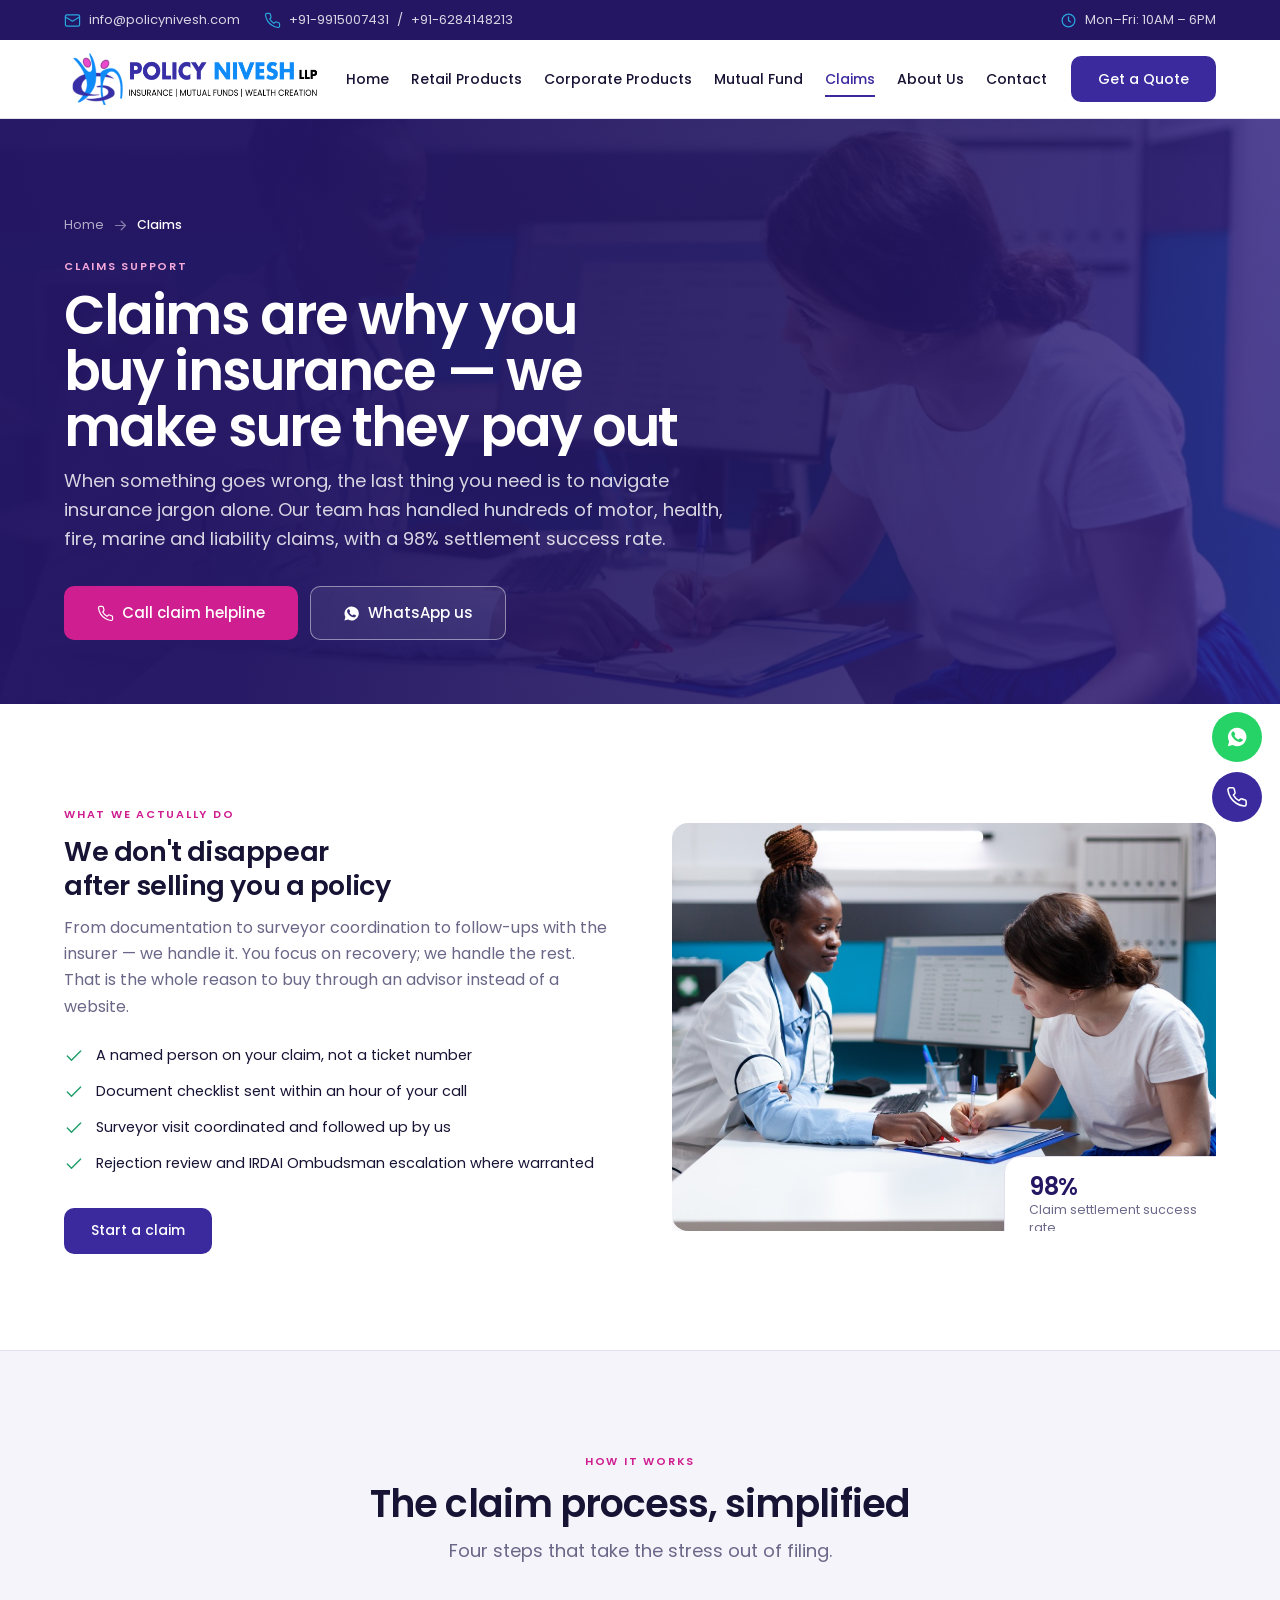
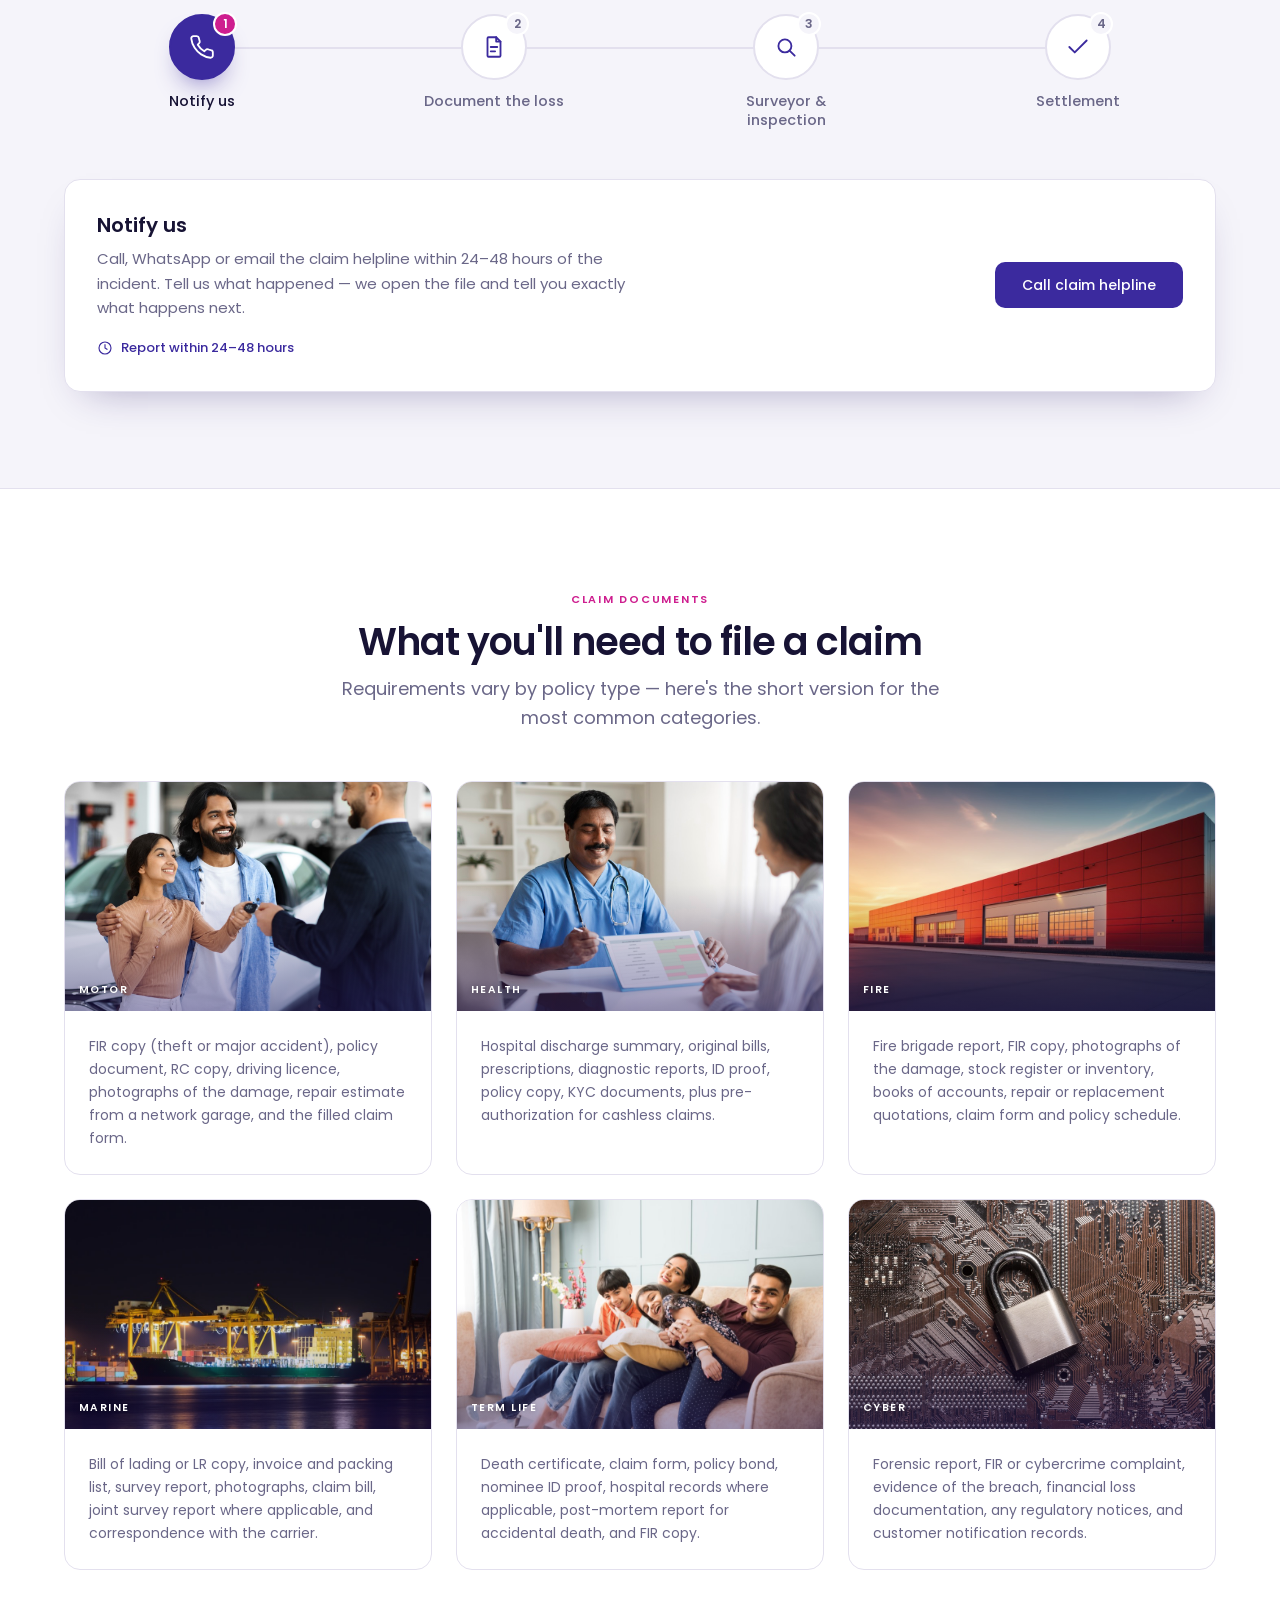
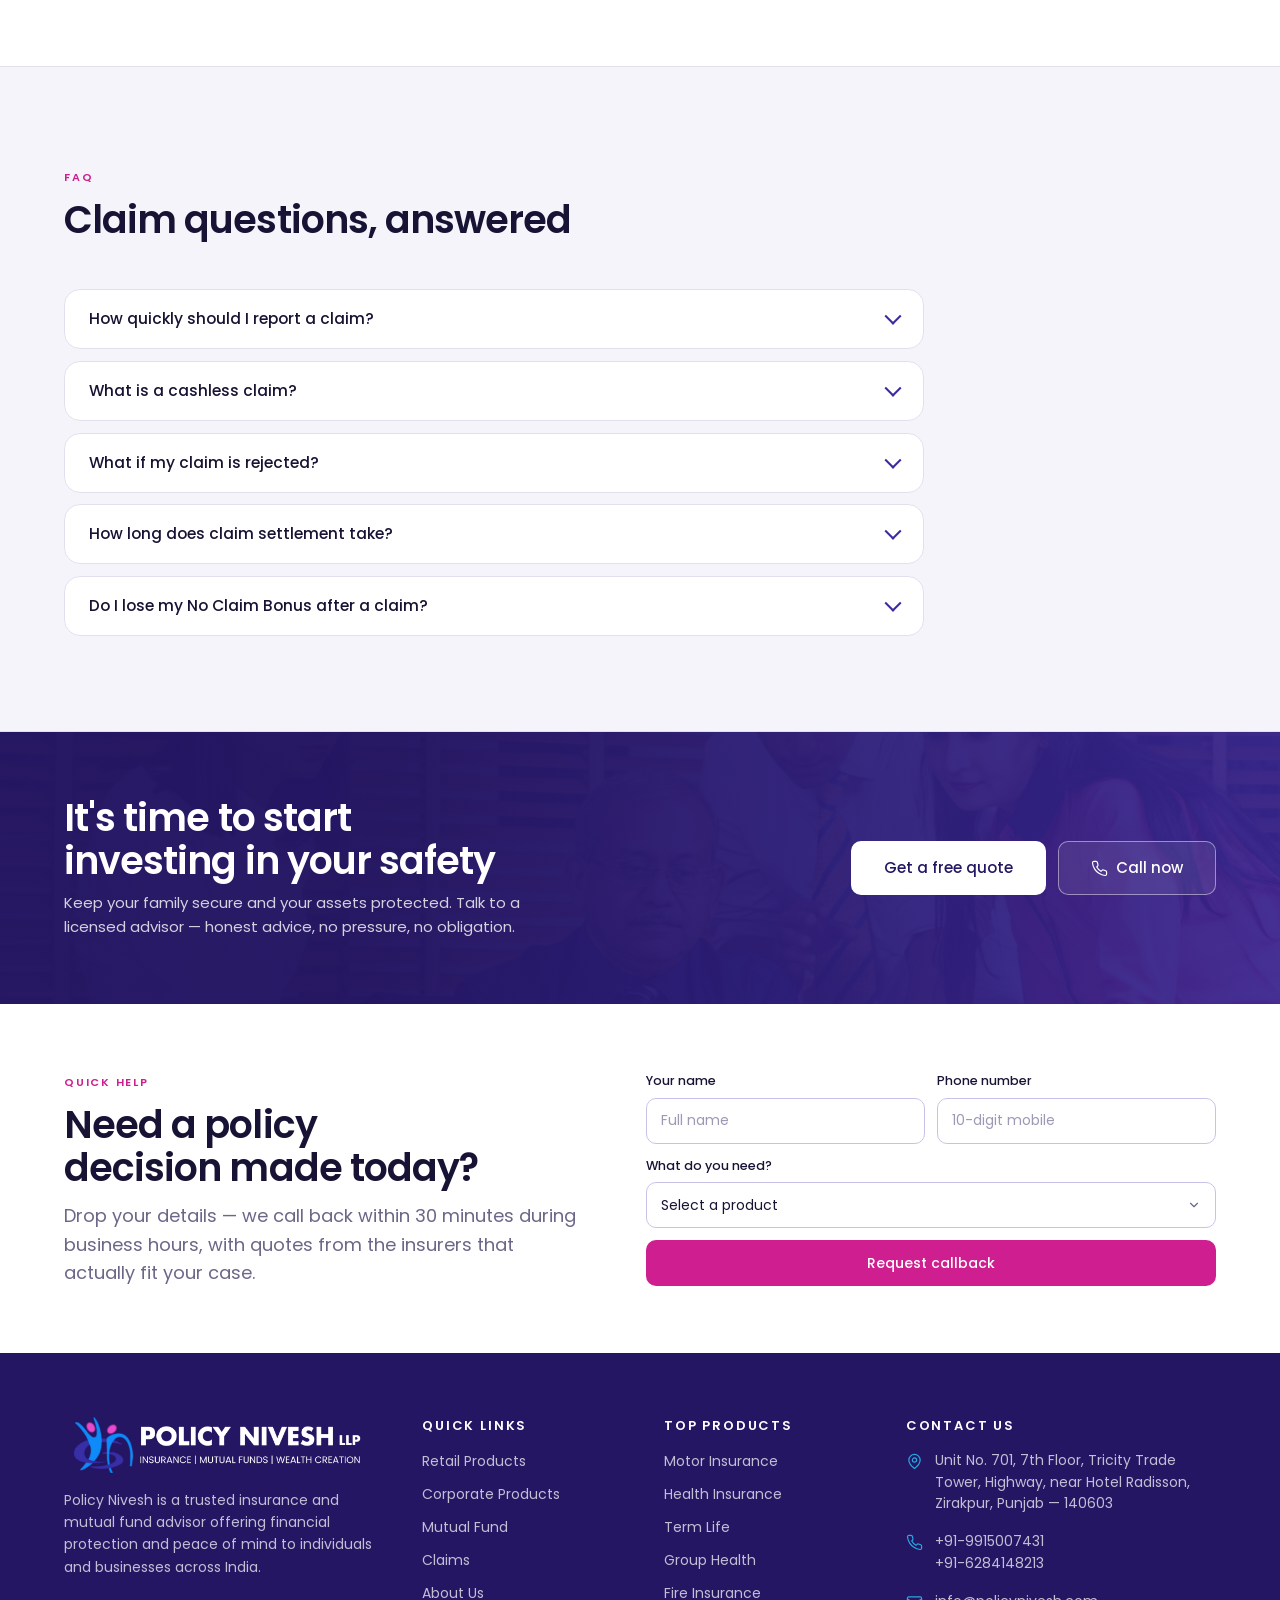
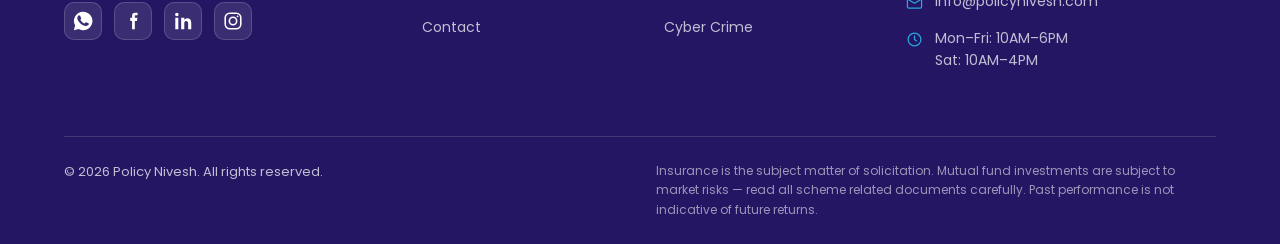
<file: claims.html>
<!doctype html>
<html lang="en">
<head>
<meta charset="utf-8">
<meta name="viewport" content="width=device-width, initial-scale=1">
<title>Claim Assistance — Policy Nivesh</title>
<meta name="description" content="End-to-end claim support for motor, health, fire, marine, term life and cyber claims, with a 98% settlement success rate. Document checklists and a 24x7 claim helpline.">
<meta name="theme-color" content="#241663">
<link rel="icon" type="image/png" href="images/favicon.png">
<link rel="apple-touch-icon" href="images/favicon.png">
<meta property="og:title" content="Claim Assistance — Policy Nivesh">
<meta property="og:description" content="End-to-end claim support for motor, health, fire, marine, term life and cyber claims, with a 98% settlement success rate. Document checklists and a 24x7 claim helpline.">
<meta property="og:type" content="website">
<link rel="preconnect" href="https://fonts.googleapis.com">
<link rel="preconnect" href="https://fonts.gstatic.com" crossorigin>
<link rel="stylesheet" href="https://fonts.googleapis.com/css2?family=Poppins:wght@300;400;500;600&display=swap">
<link rel="stylesheet" href="css/style.css">
</head>
<body>

<!-- ================= TOP BAR ================= -->
<div class="topbar">
  <div class="container">
    <ul class="topbar-list">
      <li><svg class="icon icon-sm"><use href="#i-mail"></use></svg><a href="mailto:info@policynivesh.com">info@policynivesh.com</a></li>
      <li><svg class="icon icon-sm"><use href="#i-phone"></use></svg><a href="tel:+919915007431">+91-9915007431</a> / <a href="tel:+916284148213">+91-6284148213</a></li>
    </ul>
    <ul class="topbar-list secondary">
      <li><svg class="icon icon-sm"><use href="#i-clock"></use></svg>Mon–Fri: 10AM – 6PM</li>
    </ul>
  </div>
</div>

<!-- ================= HEADER ================= -->
<header class="site-header">
  <div class="container header-inner">
    <a class="brand" href="index.html">
      <img src="images/logo-header.png" alt="Policy Nivesh LLP — Insurance, Mutual Funds, Wealth Creation" width="1080" height="200">
    </a>

    <button class="mobile-toggle" aria-label="Toggle menu" aria-expanded="false" aria-controls="primary-nav">
      <svg class="icon"><use href="#i-menu"></use></svg>
    </button>

    <nav class="nav" id="primary-nav" aria-label="Primary">
      <ul class="nav-list">
        <li><a class="nav-link" href="index.html">Home</a></li>
        <li><a class="nav-link" href="retail-products.html">Retail Products</a></li>
        <li><a class="nav-link" href="corporate-products.html">Corporate Products</a></li>
        <li><a class="nav-link" href="mutual-fund.html">Mutual Fund</a></li>
        <li><a class="nav-link" href="claims.html">Claims</a></li>
        <li><a class="nav-link" href="about-us.html">About Us</a></li>
        <li><a class="nav-link" href="contact.html">Contact</a></li>
      </ul>
      <button class="btn btn-primary" type="button" data-quote="">Get a Quote</button>
    </nav>
  </div>
</header>

<main>

<section class="page-hero">
  <img src="images/claims.jpg" alt="" aria-hidden="true">
  <div class="container">
    <nav class="crumbs" aria-label="Breadcrumb" data-anim="up">
      <a href="index.html">Home</a><svg class="icon icon-sm"><use href="#i-arrow"></use></svg><span aria-current="page">Claims</span>
    </nav>
    <span class="kicker" data-anim="up" style="--i:1">Claims support</span>
    <h1 data-anim="up" style="--i:2">Claims are why you buy insurance — we make sure they pay out</h1>
    <p class="lede" data-anim="up" style="--i:3">When something goes wrong, the last thing you need is to navigate insurance jargon alone. Our team has handled hundreds of motor, health, fire, marine and liability claims, with a 98% settlement success rate.</p>
    <div class="btn-row" style="margin-top:32px" data-anim="up">
      <a class="btn btn-accent btn-lg" href="tel:+919915007431"><svg class="icon icon-sm"><use href="#i-phone"></use></svg>Call claim helpline</a>
      <a class="btn btn-ghost-light btn-lg" href="https://wa.me/919915007431" target="_blank" rel="noopener"><svg class="icon icon-sm"><use href="#i-wa"></use></svg>WhatsApp us</a>
    </div>
  </div>
</section>

<section class="section">
  <div class="container">
    <div class="split">
      <div data-anim="left">
        <span class="kicker">What we actually do</span>
        <h3>We don't disappear after selling you a policy</h3>
        <p>From documentation to surveyor coordination to follow-ups with the insurer — we handle it. You focus on recovery; we handle the rest. That is the whole reason to buy through an advisor instead of a website.</p>
        <ul class="check-list">
          <li><svg class="icon"><use href="#i-check"></use></svg>A named person on your claim, not a ticket number</li>
          <li><svg class="icon"><use href="#i-check"></use></svg>Document checklist sent within an hour of your call</li>
          <li><svg class="icon"><use href="#i-check"></use></svg>Surveyor visit coordinated and followed up by us</li>
          <li><svg class="icon"><use href="#i-check"></use></svg>Rejection review and IRDAI Ombudsman escalation where warranted</li>
        </ul>
        <button class="btn btn-primary" type="button" data-quote="">Start a claim</button>
      </div>
      <div class="split-media" data-anim="right">
        <img src="images/claims.jpg" alt="An advisor helping a client complete claim paperwork" loading="lazy">
        <div class="split-fact"><div class="n tnum">98%</div><div class="k">Claim settlement success rate</div></div>
      </div>
    </div>
  </div>
</section>

<section class="section section-mist">
  <div class="container">
    <div class="section-head center" data-anim="up">
      <span class="kicker">How it works</span>
      <h2>The claim process, simplified</h2>
      <p class="lede" style="margin-inline:auto">Four steps that take the stress out of filing.</p>
    </div>
    <div class="process" data-process>
      <ol class="process-track" role="tablist" aria-label="claim steps">
        <li role="presentation">
          <button class="process-step" type="button" role="tab" id="claim-tab-1"
                  aria-controls="claim-panel-1" aria-selected="true" tabindex="0">
            <span class="process-dot"><svg class="icon"><use href="#i-phone"></use></svg><span class="process-num">1</span></span>
            <span class="process-label">Notify us</span>
          </button>
        </li>
        <li role="presentation">
          <button class="process-step" type="button" role="tab" id="claim-tab-2"
                  aria-controls="claim-panel-2" aria-selected="false" tabindex="-1">
            <span class="process-dot"><svg class="icon"><use href="#i-doc"></use></svg><span class="process-num">2</span></span>
            <span class="process-label">Document the loss</span>
          </button>
        </li>
        <li role="presentation">
          <button class="process-step" type="button" role="tab" id="claim-tab-3"
                  aria-controls="claim-panel-3" aria-selected="false" tabindex="-1">
            <span class="process-dot"><svg class="icon"><use href="#i-search"></use></svg><span class="process-num">3</span></span>
            <span class="process-label">Surveyor & inspection</span>
          </button>
        </li>
        <li role="presentation">
          <button class="process-step" type="button" role="tab" id="claim-tab-4"
                  aria-controls="claim-panel-4" aria-selected="false" tabindex="-1">
            <span class="process-dot"><svg class="icon"><use href="#i-check"></use></svg><span class="process-num">4</span></span>
            <span class="process-label">Settlement</span>
          </button>
        </li>
      </ol>
      <div class="process-panels">
      <div class="process-panel is-active" id="claim-panel-1" role="tabpanel" aria-labelledby="claim-tab-1">
        <div>
          <h4>Notify us</h4>
          <p>Call, WhatsApp or email the claim helpline within 24–48 hours of the incident. Tell us what happened — we open the file and tell you exactly what happens next.</p>
          <p class="meta"><svg class="icon"><use href="#i-clock"></use></svg>Report within 24–48 hours</p>
        </div>
        <a class="btn btn-primary" href="tel:+919915007431">Call claim helpline</a>
      </div>
      <div class="process-panel" id="claim-panel-2" role="tabpanel" aria-labelledby="claim-tab-2">
        <div>
          <h4>Document the loss</h4>
          <p>We send a checklist of exactly which documents your policy type needs, and help you collect them correctly. Most rejected claims fail here, so we do not leave it to chance.</p>
          <p class="meta"><svg class="icon"><use href="#i-clock"></use></svg>Checklist within the hour</p>
        </div>
        <a class="btn btn-primary" href="#doc-cards">Get the checklist</a>
      </div>
      <div class="process-panel" id="claim-panel-3" role="tabpanel" aria-labelledby="claim-tab-3">
        <div>
          <h4>Surveyor & inspection</h4>
          <p>We coordinate the surveyor visit, chase the report and answer every insurer query on your behalf. You do not have to follow up with anyone.</p>
          <p class="meta"><svg class="icon"><use href="#i-clock"></use></svg>Typically 3–7 days</p>
        </div>
        <a class="btn btn-primary" href="contact.html">Talk to our claims team</a>
      </div>
      <div class="process-panel" id="claim-panel-4" role="tabpanel" aria-labelledby="claim-tab-4">
        <div>
          <h4>Settlement</h4>
          <p>Once approved, the amount is credited to your account or paid directly to the hospital or garage. If a claim is rejected unfairly, we file a representation or escalate to the IRDAI Ombudsman.</p>
          <p class="meta"><svg class="icon"><use href="#i-clock"></use></svg>98% settlement success rate</p>
        </div>
        <a class="btn btn-primary" href="#" data-quote="">Start a claim</a>
      </div>
      </div>
    </div>
  </div>
</section>

<section class="section" id="doc-cards">
  <div class="container">
    <div class="section-head center" data-anim="up">
      <span class="kicker">Claim documents</span>
      <h2>What you'll need to file a claim</h2>
      <p class="lede" style="margin-inline:auto">Requirements vary by policy type — here's the short version for the most common categories.</p>
    </div>
    <div class="grid grid-3" data-stagger>
      <article class="card" data-anim="up">
        <div class="card-media"><img src="images/motor.jpg" alt="Motor claim" loading="lazy"><span class="tag">Motor</span></div>
        <div class="card-body"><p>FIR copy (theft or major accident), policy document, RC copy, driving licence, photographs of the damage, repair estimate from a network garage, and the filled claim form.</p></div>
      </article>
      <article class="card" data-anim="up">
        <div class="card-media"><img src="images/health.jpg" alt="Health claim" loading="lazy"><span class="tag">Health</span></div>
        <div class="card-body"><p>Hospital discharge summary, original bills, prescriptions, diagnostic reports, ID proof, policy copy, KYC documents, plus pre-authorization for cashless claims.</p></div>
      </article>
      <article class="card" data-anim="up">
        <div class="card-media"><img src="images/fire.jpg" alt="Fire claim" loading="lazy"><span class="tag">Fire</span></div>
        <div class="card-body"><p>Fire brigade report, FIR copy, photographs of the damage, stock register or inventory, books of accounts, repair or replacement quotations, claim form and policy schedule.</p></div>
      </article>
      <article class="card" data-anim="up">
        <div class="card-media"><img src="images/marine.jpg" alt="Marine claim" loading="lazy"><span class="tag">Marine</span></div>
        <div class="card-body"><p>Bill of lading or LR copy, invoice and packing list, survey report, photographs, claim bill, joint survey report where applicable, and correspondence with the carrier.</p></div>
      </article>
      <article class="card" data-anim="up">
        <div class="card-media"><img src="images/term-life.jpg" alt="Term life claim" loading="lazy"><span class="tag">Term life</span></div>
        <div class="card-body"><p>Death certificate, claim form, policy bond, nominee ID proof, hospital records where applicable, post-mortem report for accidental death, and FIR copy.</p></div>
      </article>
      <article class="card" data-anim="up">
        <div class="card-media"><img src="images/cyber.jpg" alt="Cyber claim" loading="lazy"><span class="tag">Cyber</span></div>
        <div class="card-body"><p>Forensic report, FIR or cybercrime complaint, evidence of the breach, financial loss documentation, any regulatory notices, and customer notification records.</p></div>
      </article>
    </div>
  </div>
</section>

<section class="section section-mist">
  <div class="container">
    <div class="section-head" data-anim="up">
      <span class="kicker">FAQ</span>
      <h2>Claim questions, answered</h2>
    </div>
    <div class="faq" data-stagger>
      <details data-anim="up"><summary>How quickly should I report a claim?</summary><div class="answer">As soon as you can — ideally within 24 hours for motor and fire claims, and within 48 hours for health claims, or as your policy wording requires. Delayed reporting is the single most common cause of claim disputes.</div></details>
      <details data-anim="up"><summary>What is a cashless claim?</summary><div class="answer">In a cashless claim the insurer settles the bill directly with the hospital or garage, so you don't pay upfront except for excluded items. For planned hospitalizations we usually get pre-authorization within 2–4 hours.</div></details>
      <details data-anim="up"><summary>What if my claim is rejected?</summary><div class="answer">Most rejections come from documentation gaps, late reporting or a genuine policy exclusion. We review the rejection letter, identify the cause, and where the rejection is contestable we file a representation or escalate to the IRDAI Ombudsman.</div></details>
      <details data-anim="up"><summary>How long does claim settlement take?</summary><div class="answer">Motor claims typically 7–15 days. Health cashless approval 2–6 hours; health reimbursement 15–30 days. Fire and marine claims 30–90 days depending on the surveyor's report. We follow up at every stage.</div></details>
      <details data-anim="up"><summary>Do I lose my No Claim Bonus after a claim?</summary><div class="answer">For motor insurance, usually yes — a claim resets your NCB at renewal. An NCB Protection add-on lets you make a limited number of claims without losing the bonus; we'll tell you whether the extra premium is worth it in your case.</div></details>
    </div>
  </div>
</section>

</main>

<!-- ================= CTA BAND ================= -->
<section class="cta-band">
  <img src="images/handshake.jpg" alt="" aria-hidden="true" loading="lazy">
  <div class="container cta-band-inner">
    <div data-anim="up">
      <h2>It's time to start investing in your safety</h2>
      <p>Keep your family secure and your assets protected. Talk to a licensed advisor — honest advice, no pressure, no obligation.</p>
    </div>
    <div class="btn-row" data-anim="up" style="--i:1">
      <button class="btn btn-lg btn-white" type="button" data-quote="">Get a free quote</button>
      <a class="btn btn-lg btn-ghost-light" href="tel:+919915007431">
        <svg class="icon icon-sm"><use href="#i-phone"></use></svg>Call now
      </a>
    </div>
  </div>
</section>

<!-- ================= CALLBACK ================= -->
<section class="section-tight callback">
  <div class="container callback-inner">
    <div data-anim="left">
      <span class="kicker">Quick help</span>
      <h2>Need a policy decision made today?</h2>
      <p class="lede" style="margin-top:12px">Drop your details — we call back within 30 minutes during business hours, with quotes from the insurers that actually fit your case.</p>
    </div>
    <form class="callback-form" data-enquiry="callback" data-anim="right">
      <div class="form-group">
        <label for="cb-name">Your name</label>
        <input class="form-control" id="cb-name" name="name" type="text" placeholder="Full name" required>
      </div>
      <div class="form-group">
        <label for="cb-phone">Phone number</label>
        <input class="form-control" id="cb-phone" name="phone" type="tel" inputmode="numeric" placeholder="10-digit mobile" required>
      </div>
      <div class="form-group full">
        <label for="cb-product">What do you need?</label>
        <select class="form-control" id="cb-product" name="product" required>
          <option value="">Select a product</option>
          <option>Motor Insurance</option>
          <option>Health Insurance</option>
          <option>Home Insurance</option>
          <option>Travel Insurance</option>
          <option>Term Life Insurance</option>
          <option>Group Health Insurance</option>
          <option>Fire Insurance</option>
          <option>Marine Insurance</option>
          <option>Cyber Crime Insurance</option>
          <option>Mutual Fund Advisory</option>
          <option>Other</option>
        </select>
      </div>
      <div class="full">
        <button class="btn btn-accent btn-block" type="submit">Request callback</button>
      </div>
      <p class="form-status full" role="status" aria-live="polite"></p>
    </form>
  </div>
</section>

<!-- ================= FOOTER ================= -->
<footer class="site-footer">
  <div class="container">
    <div class="footer-grid">
      <div class="footer-brand">
        <img src="images/logo-footer.png" alt="Policy Nivesh LLP" width="1080" height="200">
        <p>Policy Nivesh is a trusted insurance and mutual fund advisor offering financial protection and peace of mind to individuals and businesses across India.</p>
        <div class="footer-social">
          <a href="https://wa.me/919915007431" aria-label="WhatsApp"><svg class="icon"><use href="#i-wa"></use></svg></a>
          <a href="#" aria-label="Facebook"><svg class="icon"><use href="#i-fb"></use></svg></a>
          <a href="#" aria-label="LinkedIn"><svg class="icon"><use href="#i-in"></use></svg></a>
          <a href="#" aria-label="Instagram"><svg class="icon"><use href="#i-ig"></use></svg></a>
        </div>
      </div>

      <div>
        <h4>Quick links</h4>
        <ul class="footer-links">
          <li><a href="retail-products.html">Retail Products</a></li>
          <li><a href="corporate-products.html">Corporate Products</a></li>
          <li><a href="mutual-fund.html">Mutual Fund</a></li>
          <li><a href="claims.html">Claims</a></li>
          <li><a href="about-us.html">About Us</a></li>
          <li><a href="contact.html">Contact</a></li>
        </ul>
      </div>

      <div>
        <h4>Top products</h4>
        <ul class="footer-links">
          <li><a href="retail-products.html#motor">Motor Insurance</a></li>
          <li><a href="retail-products.html#health">Health Insurance</a></li>
          <li><a href="retail-products.html#term">Term Life</a></li>
          <li><a href="corporate-products.html#group-health">Group Health</a></li>
          <li><a href="corporate-products.html#fire">Fire Insurance</a></li>
          <li><a href="corporate-products.html#cyber">Cyber Crime</a></li>
        </ul>
      </div>

      <div>
        <h4>Contact us</h4>
        <ul class="footer-contact">
          <li><svg class="icon icon-sm"><use href="#i-pin"></use></svg><span>Unit No. 701, 7th Floor, Tricity Trade Tower, Highway, near Hotel Radisson, Zirakpur, Punjab — 140603</span></li>
          <li><svg class="icon icon-sm"><use href="#i-phone"></use></svg><span><a href="tel:+919915007431">+91-9915007431</a><br><a href="tel:+916284148213">+91-6284148213</a></span></li>
          <li><svg class="icon icon-sm"><use href="#i-mail"></use></svg><a href="mailto:info@policynivesh.com">info@policynivesh.com</a></li>
          <li><svg class="icon icon-sm"><use href="#i-clock"></use></svg><span>Mon–Fri: 10AM–6PM<br>Sat: 10AM–4PM</span></li>
        </ul>
      </div>
    </div>

    <div class="footer-bottom">
      <span>&copy; <span data-year>2026</span> Policy Nivesh. All rights reserved.</span>
      <span class="disclaimer">Insurance is the subject matter of solicitation. Mutual fund investments are subject to market risks — read all scheme related documents carefully. Past performance is not indicative of future returns.</span>
    </div>
  </div>
</footer>

<div class="float-actions">
  <a class="float-btn float-wa" href="https://wa.me/919915007431" aria-label="Chat on WhatsApp" target="_blank" rel="noopener"><svg class="icon"><use href="#i-wa"></use></svg></a>
  <a class="float-btn float-call" href="tel:+919915007431" aria-label="Call Policy Nivesh"><svg class="icon"><use href="#i-phone"></use></svg></a>
  <button class="float-btn float-top" aria-label="Back to top"><svg class="icon"><use href="#i-up"></use></svg></button>
</div>

<script src="js/main.js"></script>
</body>
</html>
</file>
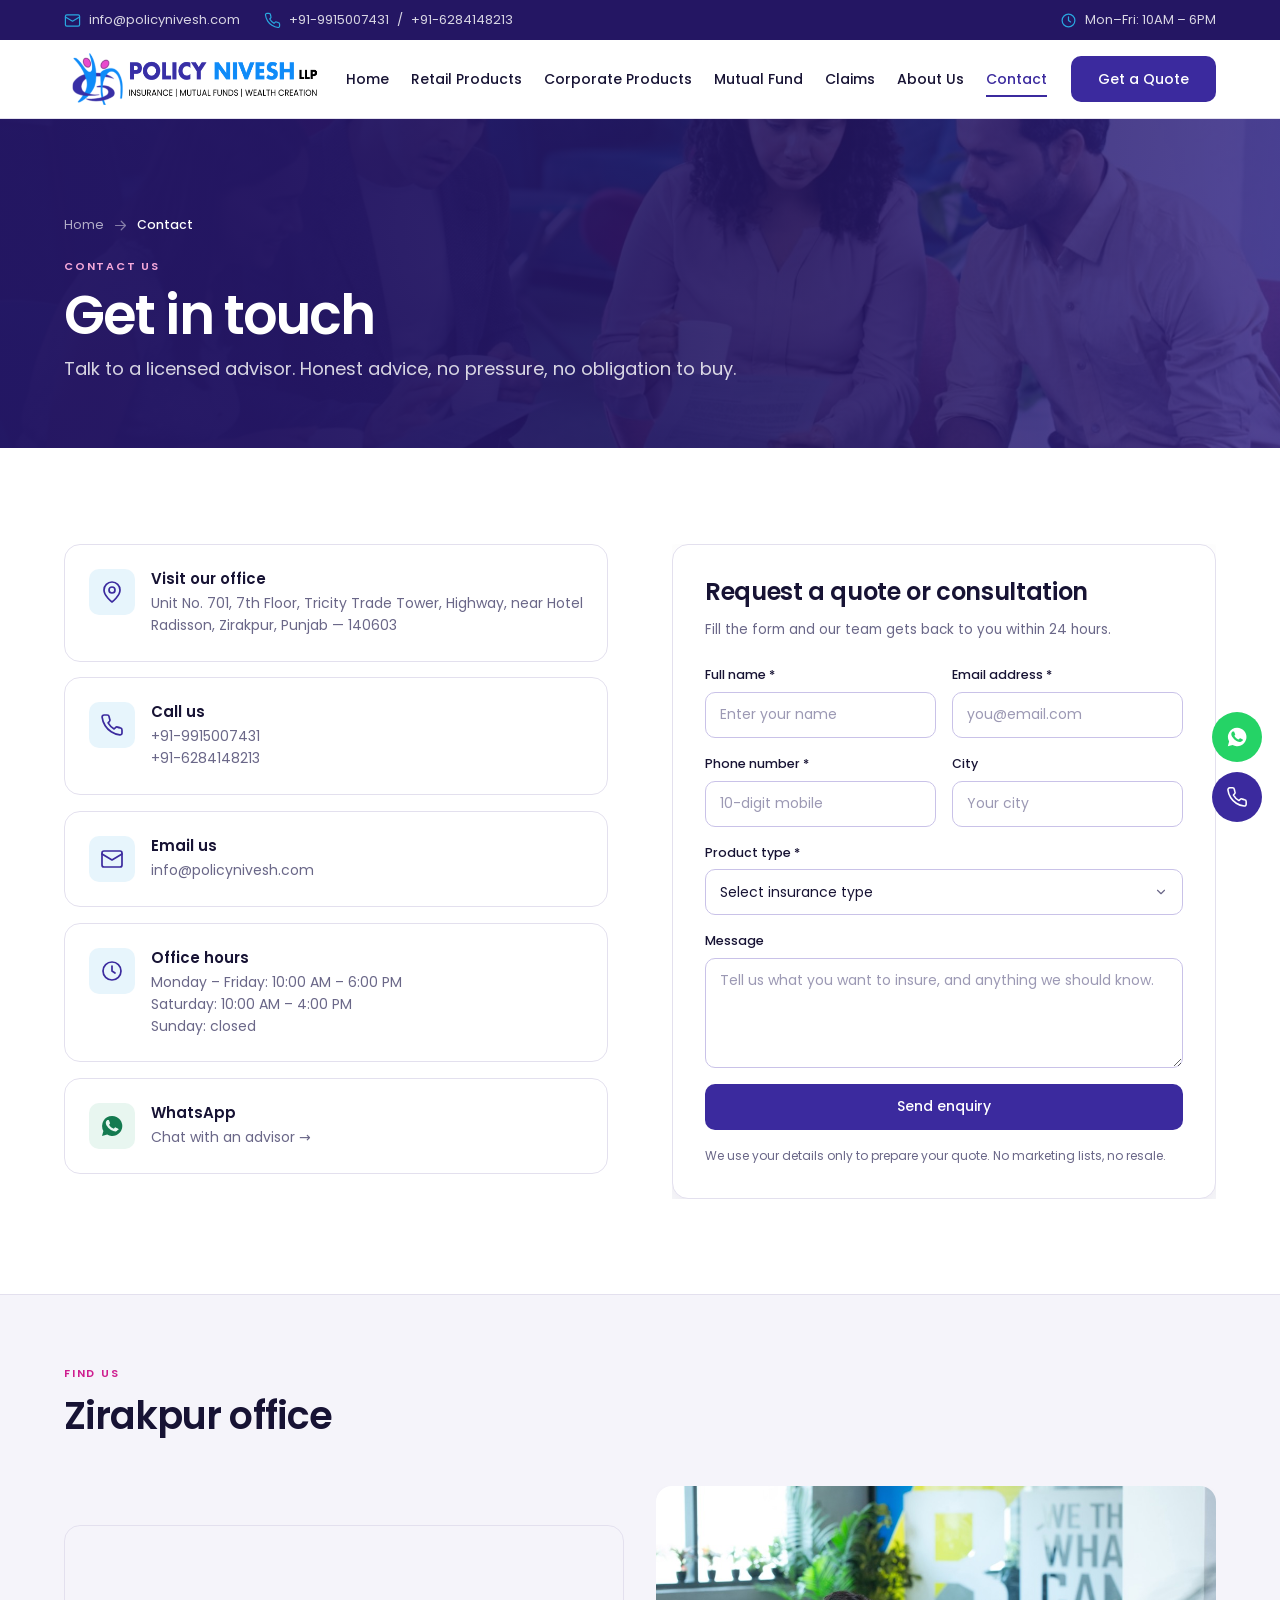
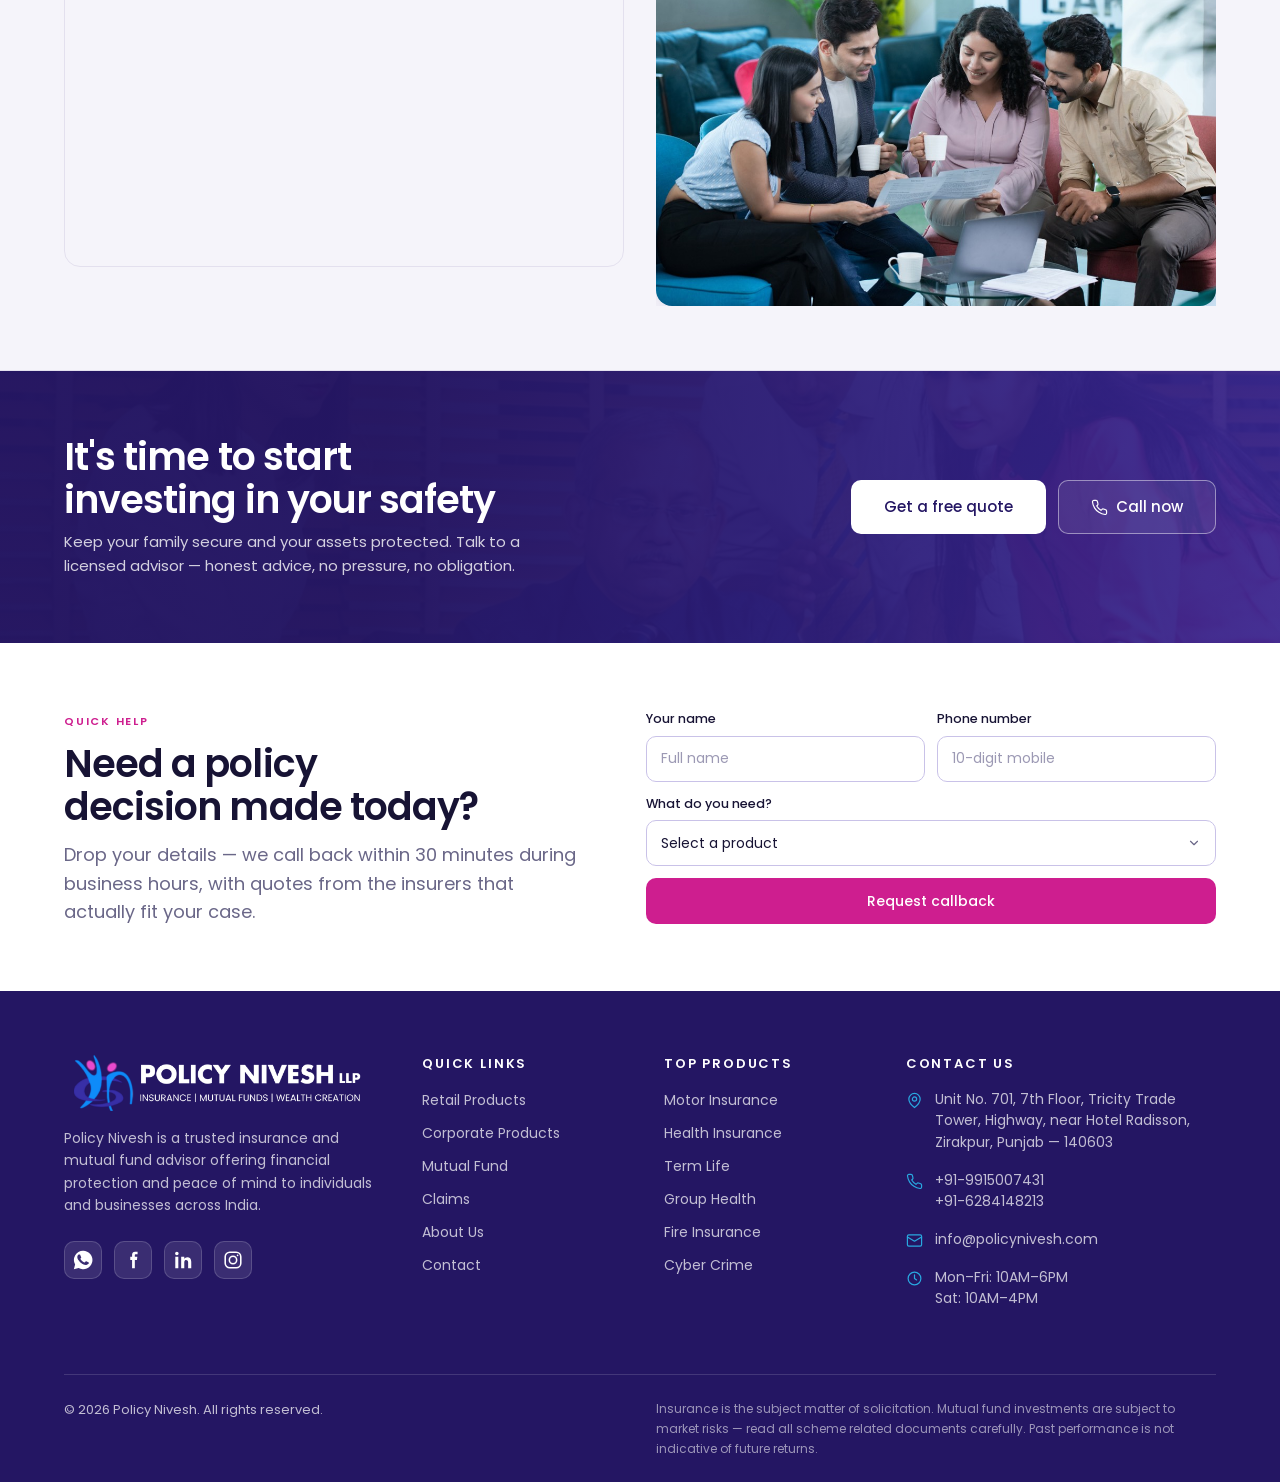
<file: contact.html>
<!doctype html>
<html lang="en">
<head>
<meta charset="utf-8">
<meta name="viewport" content="width=device-width, initial-scale=1">
<title>Contact Policy Nivesh — Zirakpur, Mohali</title>
<meta name="description" content="Call +91-9915007431, email info@policynivesh.com, or visit our office at Tricity Trade Tower, Zirakpur. Request a free insurance quote or consultation.">
<meta name="theme-color" content="#241663">
<link rel="icon" type="image/png" href="images/favicon.png">
<link rel="apple-touch-icon" href="images/favicon.png">
<meta property="og:title" content="Contact Policy Nivesh — Zirakpur, Mohali">
<meta property="og:description" content="Call +91-9915007431, email info@policynivesh.com, or visit our office at Tricity Trade Tower, Zirakpur. Request a free insurance quote or consultation.">
<meta property="og:type" content="website">
<link rel="preconnect" href="https://fonts.googleapis.com">
<link rel="preconnect" href="https://fonts.gstatic.com" crossorigin>
<link rel="stylesheet" href="https://fonts.googleapis.com/css2?family=Poppins:wght@300;400;500;600&display=swap">
<link rel="stylesheet" href="css/style.css">
</head>
<body>

<!-- ================= TOP BAR ================= -->
<div class="topbar">
  <div class="container">
    <ul class="topbar-list">
      <li><svg class="icon icon-sm"><use href="#i-mail"></use></svg><a href="mailto:info@policynivesh.com">info@policynivesh.com</a></li>
      <li><svg class="icon icon-sm"><use href="#i-phone"></use></svg><a href="tel:+919915007431">+91-9915007431</a> / <a href="tel:+916284148213">+91-6284148213</a></li>
    </ul>
    <ul class="topbar-list secondary">
      <li><svg class="icon icon-sm"><use href="#i-clock"></use></svg>Mon–Fri: 10AM – 6PM</li>
    </ul>
  </div>
</div>

<!-- ================= HEADER ================= -->
<header class="site-header">
  <div class="container header-inner">
    <a class="brand" href="index.html">
      <img src="images/logo-header.png" alt="Policy Nivesh LLP — Insurance, Mutual Funds, Wealth Creation" width="1080" height="200">
    </a>

    <button class="mobile-toggle" aria-label="Toggle menu" aria-expanded="false" aria-controls="primary-nav">
      <svg class="icon"><use href="#i-menu"></use></svg>
    </button>

    <nav class="nav" id="primary-nav" aria-label="Primary">
      <ul class="nav-list">
        <li><a class="nav-link" href="index.html">Home</a></li>
        <li><a class="nav-link" href="retail-products.html">Retail Products</a></li>
        <li><a class="nav-link" href="corporate-products.html">Corporate Products</a></li>
        <li><a class="nav-link" href="mutual-fund.html">Mutual Fund</a></li>
        <li><a class="nav-link" href="claims.html">Claims</a></li>
        <li><a class="nav-link" href="about-us.html">About Us</a></li>
        <li><a class="nav-link" href="contact.html">Contact</a></li>
      </ul>
      <button class="btn btn-primary" type="button" data-quote="">Get a Quote</button>
    </nav>
  </div>
</header>

<main>

<section class="page-hero">
  <img src="images/support.jpg" alt="" aria-hidden="true">
  <div class="container">
    <nav class="crumbs" aria-label="Breadcrumb" data-anim="up">
      <a href="index.html">Home</a><svg class="icon icon-sm"><use href="#i-arrow"></use></svg><span aria-current="page">Contact</span>
    </nav>
    <span class="kicker" data-anim="up" style="--i:1">Contact us</span>
    <h1 data-anim="up" style="--i:2">Get in touch</h1>
    <p class="lede" data-anim="up" style="--i:3">Talk to a licensed advisor. Honest advice, no pressure, no obligation to buy.</p>
  </div>
</section>

<section class="section">
  <div class="container">
    <div class="split" style="align-items:start">

      <div class="grid" style="gap:16px" data-stagger>
        <article class="info-card" data-anim="up">
          <div class="info-icon"><svg class="icon"><use href="#i-pin"></use></svg></div>
          <div><h4>Visit our office</h4><p>Unit No. 701, 7th Floor, Tricity Trade Tower, Highway, near Hotel Radisson, Zirakpur, Punjab — 140603</p></div>
        </article>
        <article class="info-card" data-anim="up">
          <div class="info-icon"><svg class="icon"><use href="#i-phone"></use></svg></div>
          <div><h4>Call us</h4><p><a href="tel:+919915007431">+91-9915007431</a><br><a href="tel:+916284148213">+91-6284148213</a></p></div>
        </article>
        <article class="info-card" data-anim="up">
          <div class="info-icon"><svg class="icon"><use href="#i-mail"></use></svg></div>
          <div><h4>Email us</h4><p><a href="mailto:info@policynivesh.com">info@policynivesh.com</a></p></div>
        </article>
        <article class="info-card" data-anim="up">
          <div class="info-icon"><svg class="icon"><use href="#i-clock"></use></svg></div>
          <div><h4>Office hours</h4><p>Monday – Friday: 10:00 AM – 6:00 PM<br>Saturday: 10:00 AM – 4:00 PM<br>Sunday: closed</p></div>
        </article>
        <article class="info-card" data-anim="up">
          <div class="info-icon" style="background:#E8F6F0;color:#147A50"><svg class="icon"><use href="#i-wa"></use></svg></div>
          <div><h4>WhatsApp</h4><p><a href="https://wa.me/919915007431" target="_blank" rel="noopener">Chat with an advisor →</a></p></div>
        </article>
      </div>

      <div class="quote-card" data-anim="right">
        <h3>Request a quote or consultation</h3>
        <p class="sub">Fill the form and our team gets back to you within 24 hours.</p>
        <form class="form-grid" data-enquiry="contact-page">
          <div class="form-row">
            <div class="form-group">
              <label for="c-name">Full name *</label>
              <input class="form-control" id="c-name" name="name" type="text" placeholder="Enter your name" required>
            </div>
            <div class="form-group">
              <label for="c-email">Email address *</label>
              <input class="form-control" id="c-email" name="email" type="email" placeholder="you@email.com" required>
            </div>
          </div>
          <div class="form-row">
            <div class="form-group">
              <label for="c-phone">Phone number *</label>
              <input class="form-control" id="c-phone" name="phone" type="tel" inputmode="numeric" placeholder="10-digit mobile" required>
            </div>
            <div class="form-group">
              <label for="c-city">City</label>
              <input class="form-control" id="c-city" name="city" type="text" placeholder="Your city">
            </div>
          </div>
          <div class="form-group">
            <label for="c-product">Product type *</label>
            <select class="form-control" id="c-product" name="product" required>
              <option value="">Select insurance type</option>
              <option>Motor Insurance</option>
              <option>Health Insurance</option>
              <option>Home Insurance</option>
              <option>Travel Insurance</option>
              <option>Term Life Insurance</option>
              <option>Fire Insurance</option>
              <option>Burglary Insurance</option>
              <option>Group Health Insurance</option>
              <option>Group Term Insurance</option>
              <option>Group Accidental Insurance</option>
              <option>Contractor's All Risk</option>
              <option>Workmen Compensation</option>
              <option>Marine Insurance</option>
              <option>Doctor's Liability</option>
              <option>Cyber Crime Insurance</option>
              <option>Professional Indemnity</option>
              <option>Directors' &amp; Officers' Liability</option>
              <option>Mutual Fund Advisory</option>
            </select>
          </div>
          <div class="form-group">
            <label for="c-message">Message</label>
            <textarea class="form-control" id="c-message" name="message" placeholder="Tell us what you want to insure, and anything we should know."></textarea>
          </div>
          <button class="btn btn-primary btn-block" type="submit">Send enquiry</button>
          <p class="form-note">We use your details only to prepare your quote. No marketing lists, no resale.</p>
          <p class="form-status" role="status" aria-live="polite"></p>
        </form>
      </div>

    </div>
  </div>
</section>

<section class="section-tight section-mist">
  <div class="container">
    <div class="section-head" data-anim="up">
      <span class="kicker">Find us</span>
      <h2>Zirakpur office</h2>
    </div>
    <div class="split" style="gap:32px">
      <div class="map-frame" data-anim="left">
        <iframe
          title="Policy Nivesh office location on Google Maps"
          src="https://www.google.com/maps?q=Tricity%20Trade%20Tower%2C%20Zirakpur%2C%20Punjab%20140603&output=embed"
          loading="lazy" referrerpolicy="no-referrer-when-downgrade"></iframe>
      </div>
      <div class="split-media" data-anim="right">
        <img src="images/team-office.jpg" alt="Inside the Policy Nivesh office in Zirakpur" loading="lazy">
      </div>
    </div>
  </div>
</section>

</main>

<!-- ================= CTA BAND ================= -->
<section class="cta-band">
  <img src="images/handshake.jpg" alt="" aria-hidden="true" loading="lazy">
  <div class="container cta-band-inner">
    <div data-anim="up">
      <h2>It's time to start investing in your safety</h2>
      <p>Keep your family secure and your assets protected. Talk to a licensed advisor — honest advice, no pressure, no obligation.</p>
    </div>
    <div class="btn-row" data-anim="up" style="--i:1">
      <button class="btn btn-lg btn-white" type="button" data-quote="">Get a free quote</button>
      <a class="btn btn-lg btn-ghost-light" href="tel:+919915007431">
        <svg class="icon icon-sm"><use href="#i-phone"></use></svg>Call now
      </a>
    </div>
  </div>
</section>

<!-- ================= CALLBACK ================= -->
<section class="section-tight callback">
  <div class="container callback-inner">
    <div data-anim="left">
      <span class="kicker">Quick help</span>
      <h2>Need a policy decision made today?</h2>
      <p class="lede" style="margin-top:12px">Drop your details — we call back within 30 minutes during business hours, with quotes from the insurers that actually fit your case.</p>
    </div>
    <form class="callback-form" data-enquiry="callback" data-anim="right">
      <div class="form-group">
        <label for="cb-name">Your name</label>
        <input class="form-control" id="cb-name" name="name" type="text" placeholder="Full name" required>
      </div>
      <div class="form-group">
        <label for="cb-phone">Phone number</label>
        <input class="form-control" id="cb-phone" name="phone" type="tel" inputmode="numeric" placeholder="10-digit mobile" required>
      </div>
      <div class="form-group full">
        <label for="cb-product">What do you need?</label>
        <select class="form-control" id="cb-product" name="product" required>
          <option value="">Select a product</option>
          <option>Motor Insurance</option>
          <option>Health Insurance</option>
          <option>Home Insurance</option>
          <option>Travel Insurance</option>
          <option>Term Life Insurance</option>
          <option>Group Health Insurance</option>
          <option>Fire Insurance</option>
          <option>Marine Insurance</option>
          <option>Cyber Crime Insurance</option>
          <option>Mutual Fund Advisory</option>
          <option>Other</option>
        </select>
      </div>
      <div class="full">
        <button class="btn btn-accent btn-block" type="submit">Request callback</button>
      </div>
      <p class="form-status full" role="status" aria-live="polite"></p>
    </form>
  </div>
</section>

<!-- ================= FOOTER ================= -->
<footer class="site-footer">
  <div class="container">
    <div class="footer-grid">
      <div class="footer-brand">
        <img src="images/logo-footer.png" alt="Policy Nivesh LLP" width="1080" height="200">
        <p>Policy Nivesh is a trusted insurance and mutual fund advisor offering financial protection and peace of mind to individuals and businesses across India.</p>
        <div class="footer-social">
          <a href="https://wa.me/919915007431" aria-label="WhatsApp"><svg class="icon"><use href="#i-wa"></use></svg></a>
          <a href="#" aria-label="Facebook"><svg class="icon"><use href="#i-fb"></use></svg></a>
          <a href="#" aria-label="LinkedIn"><svg class="icon"><use href="#i-in"></use></svg></a>
          <a href="#" aria-label="Instagram"><svg class="icon"><use href="#i-ig"></use></svg></a>
        </div>
      </div>

      <div>
        <h4>Quick links</h4>
        <ul class="footer-links">
          <li><a href="retail-products.html">Retail Products</a></li>
          <li><a href="corporate-products.html">Corporate Products</a></li>
          <li><a href="mutual-fund.html">Mutual Fund</a></li>
          <li><a href="claims.html">Claims</a></li>
          <li><a href="about-us.html">About Us</a></li>
          <li><a href="contact.html">Contact</a></li>
        </ul>
      </div>

      <div>
        <h4>Top products</h4>
        <ul class="footer-links">
          <li><a href="retail-products.html#motor">Motor Insurance</a></li>
          <li><a href="retail-products.html#health">Health Insurance</a></li>
          <li><a href="retail-products.html#term">Term Life</a></li>
          <li><a href="corporate-products.html#group-health">Group Health</a></li>
          <li><a href="corporate-products.html#fire">Fire Insurance</a></li>
          <li><a href="corporate-products.html#cyber">Cyber Crime</a></li>
        </ul>
      </div>

      <div>
        <h4>Contact us</h4>
        <ul class="footer-contact">
          <li><svg class="icon icon-sm"><use href="#i-pin"></use></svg><span>Unit No. 701, 7th Floor, Tricity Trade Tower, Highway, near Hotel Radisson, Zirakpur, Punjab — 140603</span></li>
          <li><svg class="icon icon-sm"><use href="#i-phone"></use></svg><span><a href="tel:+919915007431">+91-9915007431</a><br><a href="tel:+916284148213">+91-6284148213</a></span></li>
          <li><svg class="icon icon-sm"><use href="#i-mail"></use></svg><a href="mailto:info@policynivesh.com">info@policynivesh.com</a></li>
          <li><svg class="icon icon-sm"><use href="#i-clock"></use></svg><span>Mon–Fri: 10AM–6PM<br>Sat: 10AM–4PM</span></li>
        </ul>
      </div>
    </div>

    <div class="footer-bottom">
      <span>&copy; <span data-year>2026</span> Policy Nivesh. All rights reserved.</span>
      <span class="disclaimer">Insurance is the subject matter of solicitation. Mutual fund investments are subject to market risks — read all scheme related documents carefully. Past performance is not indicative of future returns.</span>
    </div>
  </div>
</footer>

<div class="float-actions">
  <a class="float-btn float-wa" href="https://wa.me/919915007431" aria-label="Chat on WhatsApp" target="_blank" rel="noopener"><svg class="icon"><use href="#i-wa"></use></svg></a>
  <a class="float-btn float-call" href="tel:+919915007431" aria-label="Call Policy Nivesh"><svg class="icon"><use href="#i-phone"></use></svg></a>
  <button class="float-btn float-top" aria-label="Back to top"><svg class="icon"><use href="#i-up"></use></svg></button>
</div>

<script src="js/main.js"></script>
</body>
</html>
</file>
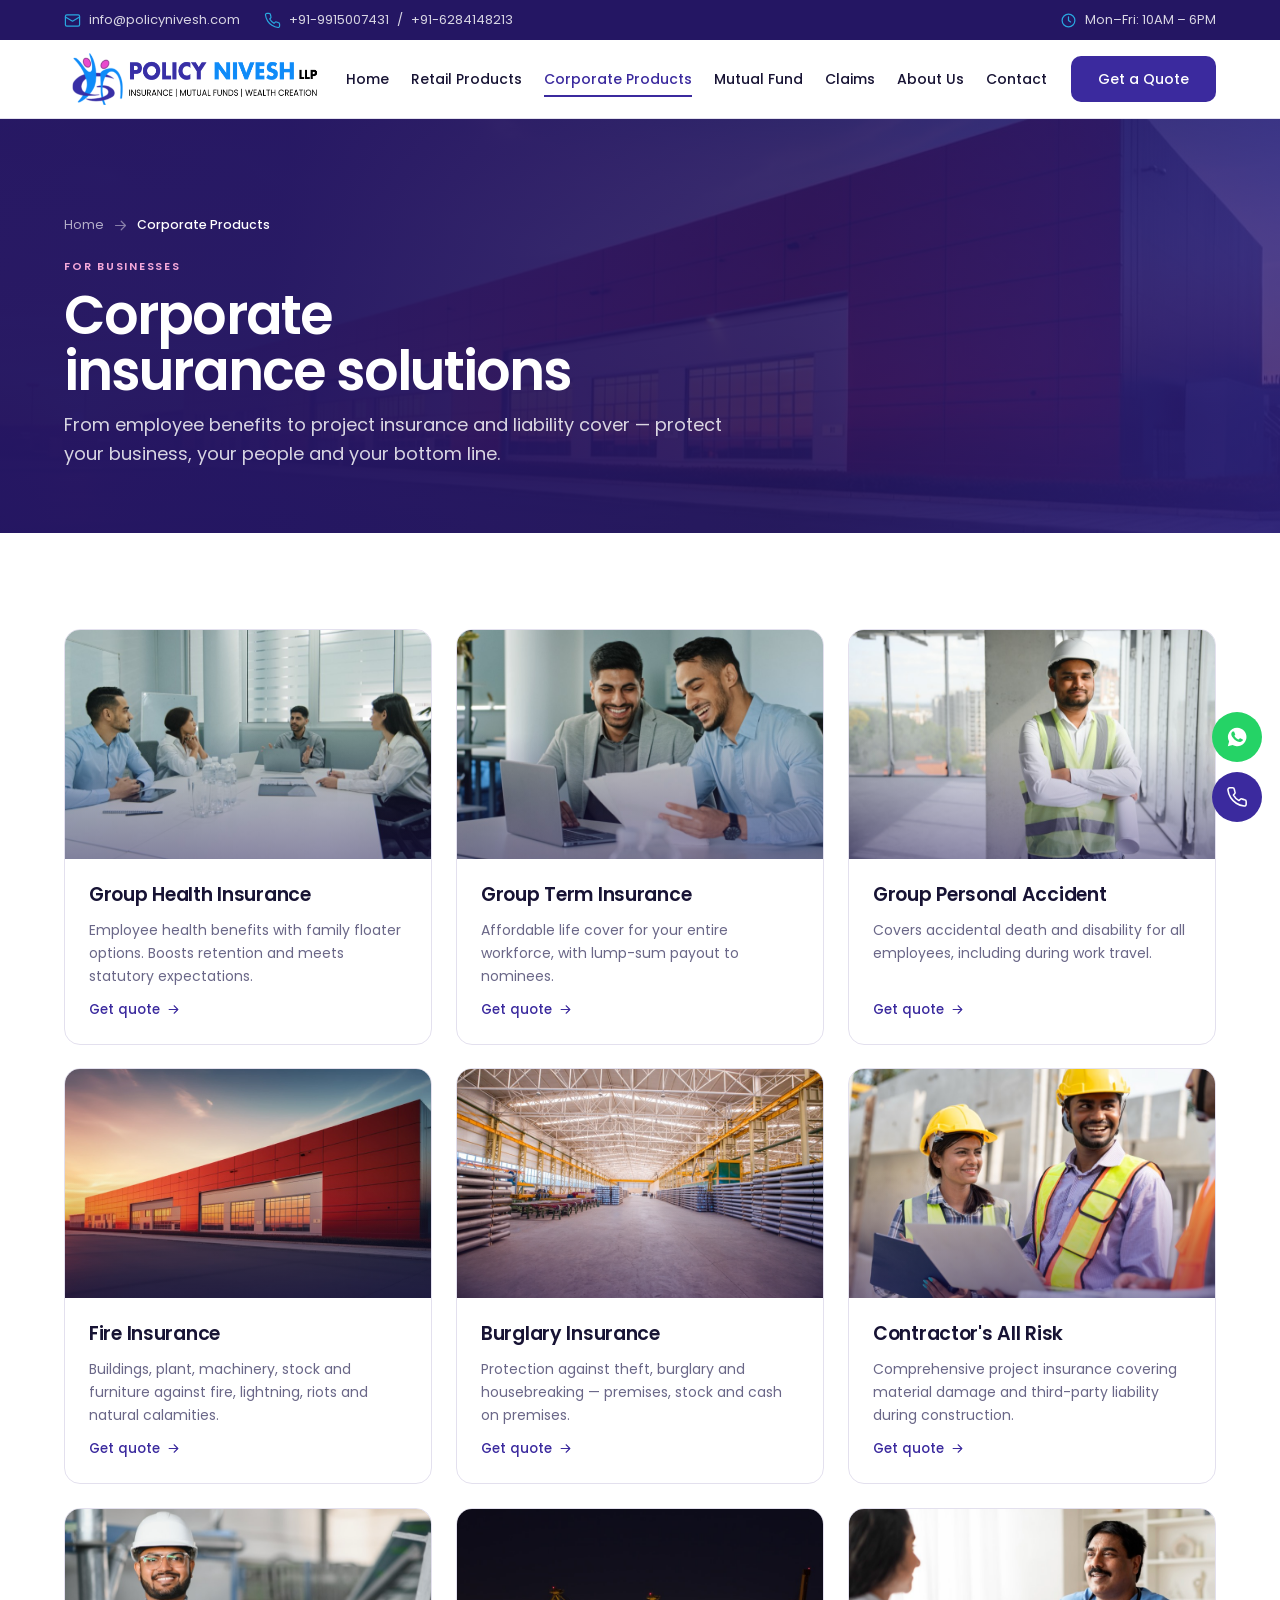
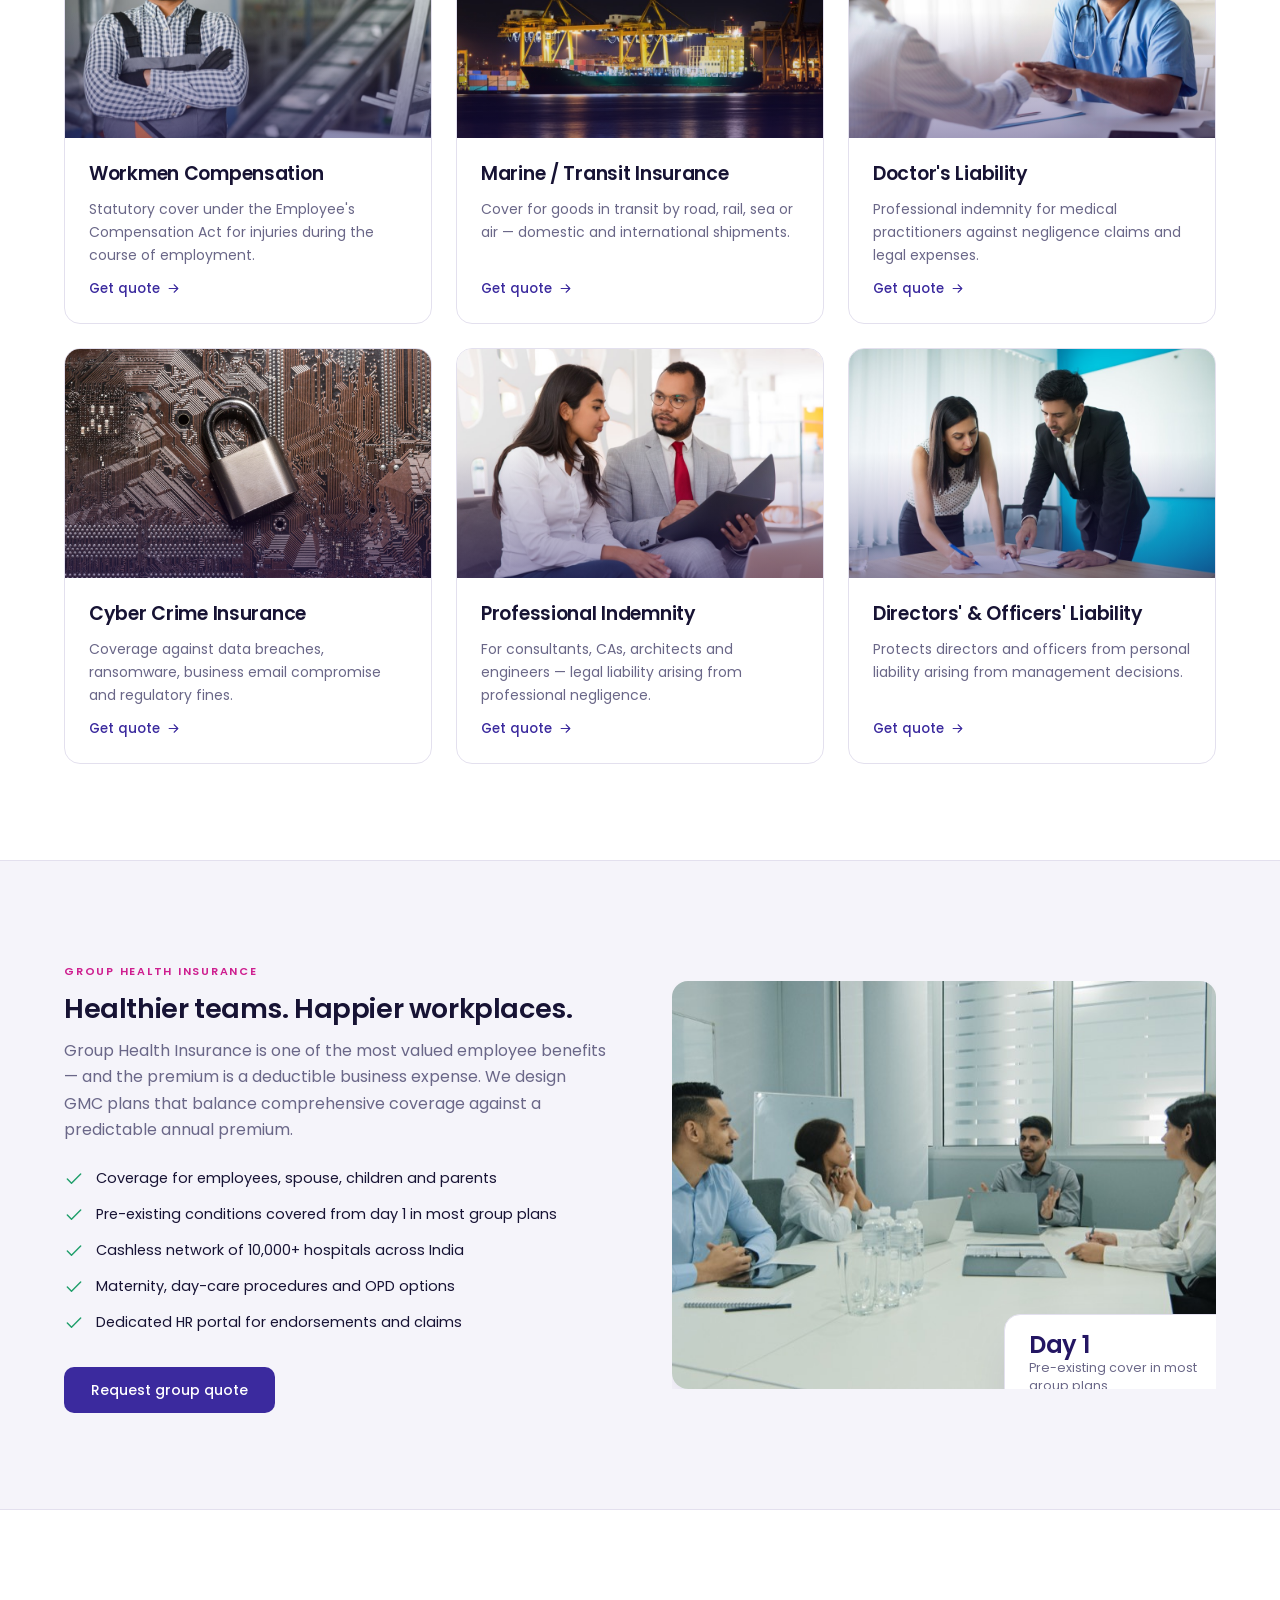
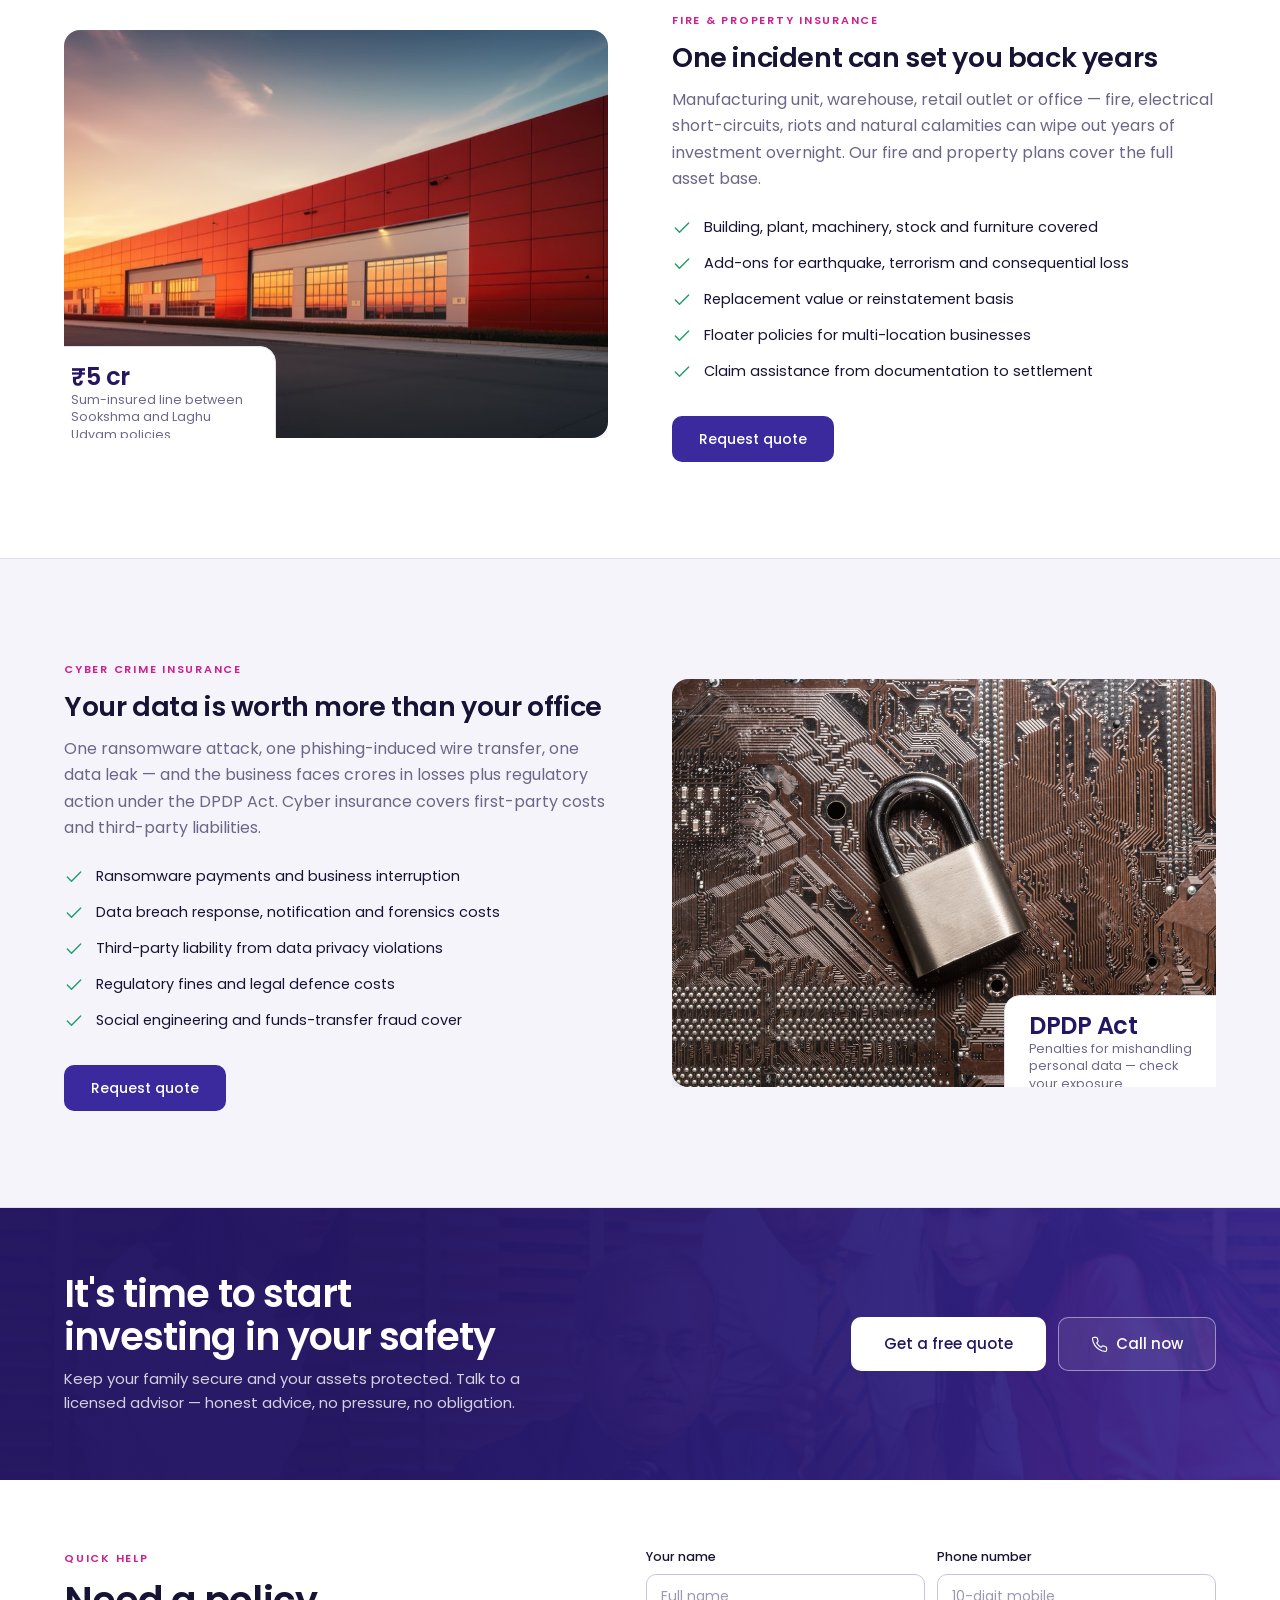
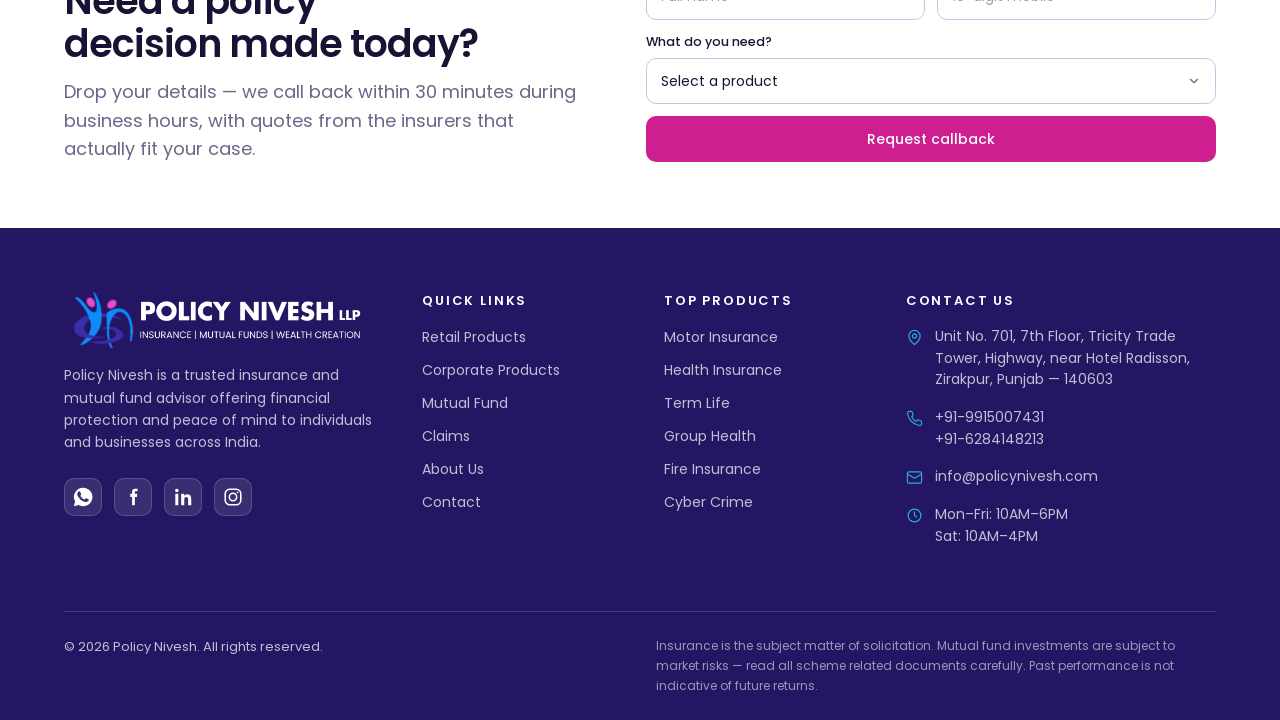
<file: corporate-products.html>
<!doctype html>
<html lang="en">
<head>
<meta charset="utf-8">
<meta name="viewport" content="width=device-width, initial-scale=1">
<title>Corporate Insurance Solutions — Policy Nivesh</title>
<meta name="description" content="Group health, group term, fire, burglary, marine, contractor's all risk, workmen compensation, cyber and liability insurance for Indian businesses.">
<meta name="theme-color" content="#241663">
<link rel="icon" type="image/png" href="images/favicon.png">
<link rel="apple-touch-icon" href="images/favicon.png">
<meta property="og:title" content="Corporate Insurance Solutions — Policy Nivesh">
<meta property="og:description" content="Group health, group term, fire, burglary, marine, contractor's all risk, workmen compensation, cyber and liability insurance for Indian businesses.">
<meta property="og:type" content="website">
<link rel="preconnect" href="https://fonts.googleapis.com">
<link rel="preconnect" href="https://fonts.gstatic.com" crossorigin>
<link rel="stylesheet" href="https://fonts.googleapis.com/css2?family=Poppins:wght@300;400;500;600&display=swap">
<link rel="stylesheet" href="css/style.css">
</head>
<body>

<!-- ================= TOP BAR ================= -->
<div class="topbar">
  <div class="container">
    <ul class="topbar-list">
      <li><svg class="icon icon-sm"><use href="#i-mail"></use></svg><a href="mailto:info@policynivesh.com">info@policynivesh.com</a></li>
      <li><svg class="icon icon-sm"><use href="#i-phone"></use></svg><a href="tel:+919915007431">+91-9915007431</a> / <a href="tel:+916284148213">+91-6284148213</a></li>
    </ul>
    <ul class="topbar-list secondary">
      <li><svg class="icon icon-sm"><use href="#i-clock"></use></svg>Mon–Fri: 10AM – 6PM</li>
    </ul>
  </div>
</div>

<!-- ================= HEADER ================= -->
<header class="site-header">
  <div class="container header-inner">
    <a class="brand" href="index.html">
      <img src="images/logo-header.png" alt="Policy Nivesh LLP — Insurance, Mutual Funds, Wealth Creation" width="1080" height="200">
    </a>

    <button class="mobile-toggle" aria-label="Toggle menu" aria-expanded="false" aria-controls="primary-nav">
      <svg class="icon"><use href="#i-menu"></use></svg>
    </button>

    <nav class="nav" id="primary-nav" aria-label="Primary">
      <ul class="nav-list">
        <li><a class="nav-link" href="index.html">Home</a></li>
        <li><a class="nav-link" href="retail-products.html">Retail Products</a></li>
        <li><a class="nav-link" href="corporate-products.html">Corporate Products</a></li>
        <li><a class="nav-link" href="mutual-fund.html">Mutual Fund</a></li>
        <li><a class="nav-link" href="claims.html">Claims</a></li>
        <li><a class="nav-link" href="about-us.html">About Us</a></li>
        <li><a class="nav-link" href="contact.html">Contact</a></li>
      </ul>
      <button class="btn btn-primary" type="button" data-quote="">Get a Quote</button>
    </nav>
  </div>
</header>

<main>

<section class="page-hero">
  <img src="images/fire.jpg" alt="" aria-hidden="true">
  <div class="container">
    <nav class="crumbs" aria-label="Breadcrumb" data-anim="up">
      <a href="index.html">Home</a><svg class="icon icon-sm"><use href="#i-arrow"></use></svg><span aria-current="page">Corporate Products</span>
    </nav>
    <span class="kicker" data-anim="up" style="--i:1">For businesses</span>
    <h1 data-anim="up" style="--i:2">Corporate insurance solutions</h1>
    <p class="lede" data-anim="up" style="--i:3">From employee benefits to project insurance and liability cover — protect your business, your people and your bottom line.</p>
  </div>
</section>

<section class="section" id="corporate-grid">
  <div class="container">
    <div class="grid grid-3" data-stagger>
      <article class="card" data-anim="up">
        <div class="card-media"><img src="images/group-health.jpg" alt="An Indian team leader in a benefits review meeting" loading="lazy"></div>
        <div class="card-body"><h3>Group Health Insurance</h3><p>Employee health benefits with family floater options. Boosts retention and meets statutory expectations.</p><button class="card-link" type="button" data-quote="Group Health Insurance">Get quote <svg class="icon"><use href="#i-arrow"></use></svg></button></div>
      </article>
      <article class="card" data-anim="up">
        <div class="card-media"><img src="images/group-term.jpg" alt="Indian colleagues reviewing employee benefit documents" loading="lazy"></div>
        <div class="card-body"><h3>Group Term Insurance</h3><p>Affordable life cover for your entire workforce, with lump-sum payout to nominees.</p><button class="card-link" type="button" data-quote="Group Term Insurance">Get quote <svg class="icon"><use href="#i-arrow"></use></svg></button></div>
      </article>
      <article class="card" data-anim="up">
        <div class="card-media"><img src="images/group-accident.jpg" alt="An Indian site engineer in safety gear" loading="lazy"></div>
        <div class="card-body"><h3>Group Personal Accident</h3><p>Covers accidental death and disability for all employees, including during work travel.</p><button class="card-link" type="button" data-quote="Group Accidental Insurance">Get quote <svg class="icon"><use href="#i-arrow"></use></svg></button></div>
      </article>
      <article class="card" data-anim="up">
        <div class="card-media"><img src="images/fire.jpg" alt="A warehouse at sunset" loading="lazy"></div>
        <div class="card-body"><h3>Fire Insurance</h3><p>Buildings, plant, machinery, stock and furniture against fire, lightning, riots and natural calamities.</p><button class="card-link" type="button" data-quote="Fire Insurance">Get quote <svg class="icon"><use href="#i-arrow"></use></svg></button></div>
      </article>
      <article class="card" data-anim="up">
        <div class="card-media"><img src="images/burglary.jpg" alt="Stock stored inside a business warehouse" loading="lazy"></div>
        <div class="card-body"><h3>Burglary Insurance</h3><p>Protection against theft, burglary and housebreaking — premises, stock and cash on premises.</p><button class="card-link" type="button" data-quote="Burglary Insurance">Get quote <svg class="icon"><use href="#i-arrow"></use></svg></button></div>
      </article>
      <article class="card" data-anim="up">
        <div class="card-media"><img src="images/contractor.jpg" alt="Indian foremen reviewing drawings on site" loading="lazy"></div>
        <div class="card-body"><h3>Contractor's All Risk</h3><p>Comprehensive project insurance covering material damage and third-party liability during construction.</p><button class="card-link" type="button" data-quote="Contractor's All Risk">Get quote <svg class="icon"><use href="#i-arrow"></use></svg></button></div>
      </article>
      <article class="card" data-anim="up">
        <div class="card-media"><img src="images/workmen.jpg" alt="An Indian supervisor on the factory floor" loading="lazy"></div>
        <div class="card-body"><h3>Workmen Compensation</h3><p>Statutory cover under the Employee's Compensation Act for injuries during the course of employment.</p><button class="card-link" type="button" data-quote="Workmen Compensation">Get quote <svg class="icon"><use href="#i-arrow"></use></svg></button></div>
      </article>
      <article class="card" data-anim="up">
        <div class="card-media"><img src="images/marine.jpg" alt="A container ship in port" loading="lazy"></div>
        <div class="card-body"><h3>Marine / Transit Insurance</h3><p>Cover for goods in transit by road, rail, sea or air — domestic and international shipments.</p><button class="card-link" type="button" data-quote="Marine Insurance">Get quote <svg class="icon"><use href="#i-arrow"></use></svg></button></div>
      </article>
      <article class="card" data-anim="up">
        <div class="card-media"><img src="images/doctor-liability.jpg" alt="An Indian doctor reassuring a patient" loading="lazy"></div>
        <div class="card-body"><h3>Doctor's Liability</h3><p>Professional indemnity for medical practitioners against negligence claims and legal expenses.</p><button class="card-link" type="button" data-quote="Doctor's Liability">Get quote <svg class="icon"><use href="#i-arrow"></use></svg></button></div>
      </article>
      <article class="card" data-anim="up">
        <div class="card-media"><img src="images/cyber.jpg" alt="A padlock resting on a circuit board" loading="lazy"></div>
        <div class="card-body"><h3>Cyber Crime Insurance</h3><p>Coverage against data breaches, ransomware, business email compromise and regulatory fines.</p><button class="card-link" type="button" data-quote="Cyber Crime Insurance">Get quote <svg class="icon"><use href="#i-arrow"></use></svg></button></div>
      </article>
      <article class="card" data-anim="up">
        <div class="card-media"><img src="images/indemnity.jpg" alt="A consultant explaining documents to a client" loading="lazy"></div>
        <div class="card-body"><h3>Professional Indemnity</h3><p>For consultants, CAs, architects and engineers — legal liability arising from professional negligence.</p><button class="card-link" type="button" data-quote="Professional Indemnity">Get quote <svg class="icon"><use href="#i-arrow"></use></svg></button></div>
      </article>
      <article class="card" data-anim="up">
        <div class="card-media"><img src="images/directors.jpg" alt="Company directors signing a contract" loading="lazy"></div>
        <div class="card-body"><h3>Directors' &amp; Officers' Liability</h3><p>Protects directors and officers from personal liability arising from management decisions.</p><button class="card-link" type="button" data-quote="Directors' &amp; Officers' Liability">Get quote <svg class="icon"><use href="#i-arrow"></use></svg></button></div>
      </article>
    </div>
  </div>
</section>

<section class="section section-mist" id="group-health">
  <div class="container">
    <div class="split">
      <div data-anim="left">
        <span class="kicker">Group health insurance</span>
        <h3>Healthier teams. Happier workplaces.</h3>
        <p>Group Health Insurance is one of the most valued employee benefits — and the premium is a deductible business expense. We design GMC plans that balance comprehensive coverage against a predictable annual premium.</p>
        <ul class="check-list">
          <li><svg class="icon"><use href="#i-check"></use></svg>Coverage for employees, spouse, children and parents</li>
          <li><svg class="icon"><use href="#i-check"></use></svg>Pre-existing conditions covered from day 1 in most group plans</li>
          <li><svg class="icon"><use href="#i-check"></use></svg>Cashless network of 10,000+ hospitals across India</li>
          <li><svg class="icon"><use href="#i-check"></use></svg>Maternity, day-care procedures and OPD options</li>
          <li><svg class="icon"><use href="#i-check"></use></svg>Dedicated HR portal for endorsements and claims</li>
        </ul>
        <button class="btn btn-primary" type="button" data-quote="Group Health Insurance">Request group quote</button>
      </div>
      <div class="split-media" data-anim="right">
        <img src="images/group-health.jpg" alt="An Indian HR team reviewing employee benefit plans" loading="lazy">
        <div class="split-fact"><div class="n">Day 1</div><div class="k">Pre-existing cover in most group plans</div></div>
      </div>
    </div>
  </div>
</section>

<section class="section" id="fire">
  <div class="container">
    <div class="split">
      <div class="split-media flip" data-anim="left">
        <img src="images/fire.jpg" alt="A commercial warehouse covered under a fire policy" loading="lazy">
        <div class="split-fact"><div class="n">₹5 cr</div><div class="k">Sum-insured line between Sookshma and Laghu Udyam policies</div></div>
      </div>
      <div data-anim="right">
        <span class="kicker">Fire &amp; property insurance</span>
        <h3>One incident can set you back years</h3>
        <p>Manufacturing unit, warehouse, retail outlet or office — fire, electrical short-circuits, riots and natural calamities can wipe out years of investment overnight. Our fire and property plans cover the full asset base.</p>
        <ul class="check-list">
          <li><svg class="icon"><use href="#i-check"></use></svg>Building, plant, machinery, stock and furniture covered</li>
          <li><svg class="icon"><use href="#i-check"></use></svg>Add-ons for earthquake, terrorism and consequential loss</li>
          <li><svg class="icon"><use href="#i-check"></use></svg>Replacement value or reinstatement basis</li>
          <li><svg class="icon"><use href="#i-check"></use></svg>Floater policies for multi-location businesses</li>
          <li><svg class="icon"><use href="#i-check"></use></svg>Claim assistance from documentation to settlement</li>
        </ul>
        <button class="btn btn-primary" type="button" data-quote="Fire Insurance">Request quote</button>
      </div>
    </div>
  </div>
</section>

<section class="section section-mist" id="cyber">
  <div class="container">
    <div class="split">
      <div data-anim="left">
        <span class="kicker">Cyber crime insurance</span>
        <h3>Your data is worth more than your office</h3>
        <p>One ransomware attack, one phishing-induced wire transfer, one data leak — and the business faces crores in losses plus regulatory action under the DPDP Act. Cyber insurance covers first-party costs and third-party liabilities.</p>
        <ul class="check-list">
          <li><svg class="icon"><use href="#i-check"></use></svg>Ransomware payments and business interruption</li>
          <li><svg class="icon"><use href="#i-check"></use></svg>Data breach response, notification and forensics costs</li>
          <li><svg class="icon"><use href="#i-check"></use></svg>Third-party liability from data privacy violations</li>
          <li><svg class="icon"><use href="#i-check"></use></svg>Regulatory fines and legal defence costs</li>
          <li><svg class="icon"><use href="#i-check"></use></svg>Social engineering and funds-transfer fraud cover</li>
        </ul>
        <button class="btn btn-primary" type="button" data-quote="Cyber Crime Insurance">Request quote</button>
      </div>
      <div class="split-media" data-anim="right">
        <img src="images/cyber.jpg" alt="A padlock on a circuit board representing data security" loading="lazy">
        <div class="split-fact"><div class="n">DPDP Act</div><div class="k">Penalties for mishandling personal data — check your exposure</div></div>
      </div>
    </div>
  </div>
</section>

</main>

<!-- ================= CTA BAND ================= -->
<section class="cta-band">
  <img src="images/handshake.jpg" alt="" aria-hidden="true" loading="lazy">
  <div class="container cta-band-inner">
    <div data-anim="up">
      <h2>It's time to start investing in your safety</h2>
      <p>Keep your family secure and your assets protected. Talk to a licensed advisor — honest advice, no pressure, no obligation.</p>
    </div>
    <div class="btn-row" data-anim="up" style="--i:1">
      <button class="btn btn-lg btn-white" type="button" data-quote="">Get a free quote</button>
      <a class="btn btn-lg btn-ghost-light" href="tel:+919915007431">
        <svg class="icon icon-sm"><use href="#i-phone"></use></svg>Call now
      </a>
    </div>
  </div>
</section>

<!-- ================= CALLBACK ================= -->
<section class="section-tight callback">
  <div class="container callback-inner">
    <div data-anim="left">
      <span class="kicker">Quick help</span>
      <h2>Need a policy decision made today?</h2>
      <p class="lede" style="margin-top:12px">Drop your details — we call back within 30 minutes during business hours, with quotes from the insurers that actually fit your case.</p>
    </div>
    <form class="callback-form" data-enquiry="callback" data-anim="right">
      <div class="form-group">
        <label for="cb-name">Your name</label>
        <input class="form-control" id="cb-name" name="name" type="text" placeholder="Full name" required>
      </div>
      <div class="form-group">
        <label for="cb-phone">Phone number</label>
        <input class="form-control" id="cb-phone" name="phone" type="tel" inputmode="numeric" placeholder="10-digit mobile" required>
      </div>
      <div class="form-group full">
        <label for="cb-product">What do you need?</label>
        <select class="form-control" id="cb-product" name="product" required>
          <option value="">Select a product</option>
          <option>Motor Insurance</option>
          <option>Health Insurance</option>
          <option>Home Insurance</option>
          <option>Travel Insurance</option>
          <option>Term Life Insurance</option>
          <option>Group Health Insurance</option>
          <option>Fire Insurance</option>
          <option>Marine Insurance</option>
          <option>Cyber Crime Insurance</option>
          <option>Mutual Fund Advisory</option>
          <option>Other</option>
        </select>
      </div>
      <div class="full">
        <button class="btn btn-accent btn-block" type="submit">Request callback</button>
      </div>
      <p class="form-status full" role="status" aria-live="polite"></p>
    </form>
  </div>
</section>

<!-- ================= FOOTER ================= -->
<footer class="site-footer">
  <div class="container">
    <div class="footer-grid">
      <div class="footer-brand">
        <img src="images/logo-footer.png" alt="Policy Nivesh LLP" width="1080" height="200">
        <p>Policy Nivesh is a trusted insurance and mutual fund advisor offering financial protection and peace of mind to individuals and businesses across India.</p>
        <div class="footer-social">
          <a href="https://wa.me/919915007431" aria-label="WhatsApp"><svg class="icon"><use href="#i-wa"></use></svg></a>
          <a href="#" aria-label="Facebook"><svg class="icon"><use href="#i-fb"></use></svg></a>
          <a href="#" aria-label="LinkedIn"><svg class="icon"><use href="#i-in"></use></svg></a>
          <a href="#" aria-label="Instagram"><svg class="icon"><use href="#i-ig"></use></svg></a>
        </div>
      </div>

      <div>
        <h4>Quick links</h4>
        <ul class="footer-links">
          <li><a href="retail-products.html">Retail Products</a></li>
          <li><a href="corporate-products.html">Corporate Products</a></li>
          <li><a href="mutual-fund.html">Mutual Fund</a></li>
          <li><a href="claims.html">Claims</a></li>
          <li><a href="about-us.html">About Us</a></li>
          <li><a href="contact.html">Contact</a></li>
        </ul>
      </div>

      <div>
        <h4>Top products</h4>
        <ul class="footer-links">
          <li><a href="retail-products.html#motor">Motor Insurance</a></li>
          <li><a href="retail-products.html#health">Health Insurance</a></li>
          <li><a href="retail-products.html#term">Term Life</a></li>
          <li><a href="corporate-products.html#group-health">Group Health</a></li>
          <li><a href="corporate-products.html#fire">Fire Insurance</a></li>
          <li><a href="corporate-products.html#cyber">Cyber Crime</a></li>
        </ul>
      </div>

      <div>
        <h4>Contact us</h4>
        <ul class="footer-contact">
          <li><svg class="icon icon-sm"><use href="#i-pin"></use></svg><span>Unit No. 701, 7th Floor, Tricity Trade Tower, Highway, near Hotel Radisson, Zirakpur, Punjab — 140603</span></li>
          <li><svg class="icon icon-sm"><use href="#i-phone"></use></svg><span><a href="tel:+919915007431">+91-9915007431</a><br><a href="tel:+916284148213">+91-6284148213</a></span></li>
          <li><svg class="icon icon-sm"><use href="#i-mail"></use></svg><a href="mailto:info@policynivesh.com">info@policynivesh.com</a></li>
          <li><svg class="icon icon-sm"><use href="#i-clock"></use></svg><span>Mon–Fri: 10AM–6PM<br>Sat: 10AM–4PM</span></li>
        </ul>
      </div>
    </div>

    <div class="footer-bottom">
      <span>&copy; <span data-year>2026</span> Policy Nivesh. All rights reserved.</span>
      <span class="disclaimer">Insurance is the subject matter of solicitation. Mutual fund investments are subject to market risks — read all scheme related documents carefully. Past performance is not indicative of future returns.</span>
    </div>
  </div>
</footer>

<div class="float-actions">
  <a class="float-btn float-wa" href="https://wa.me/919915007431" aria-label="Chat on WhatsApp" target="_blank" rel="noopener"><svg class="icon"><use href="#i-wa"></use></svg></a>
  <a class="float-btn float-call" href="tel:+919915007431" aria-label="Call Policy Nivesh"><svg class="icon"><use href="#i-phone"></use></svg></a>
  <button class="float-btn float-top" aria-label="Back to top"><svg class="icon"><use href="#i-up"></use></svg></button>
</div>

<script src="js/main.js"></script>
</body>
</html>
</file>
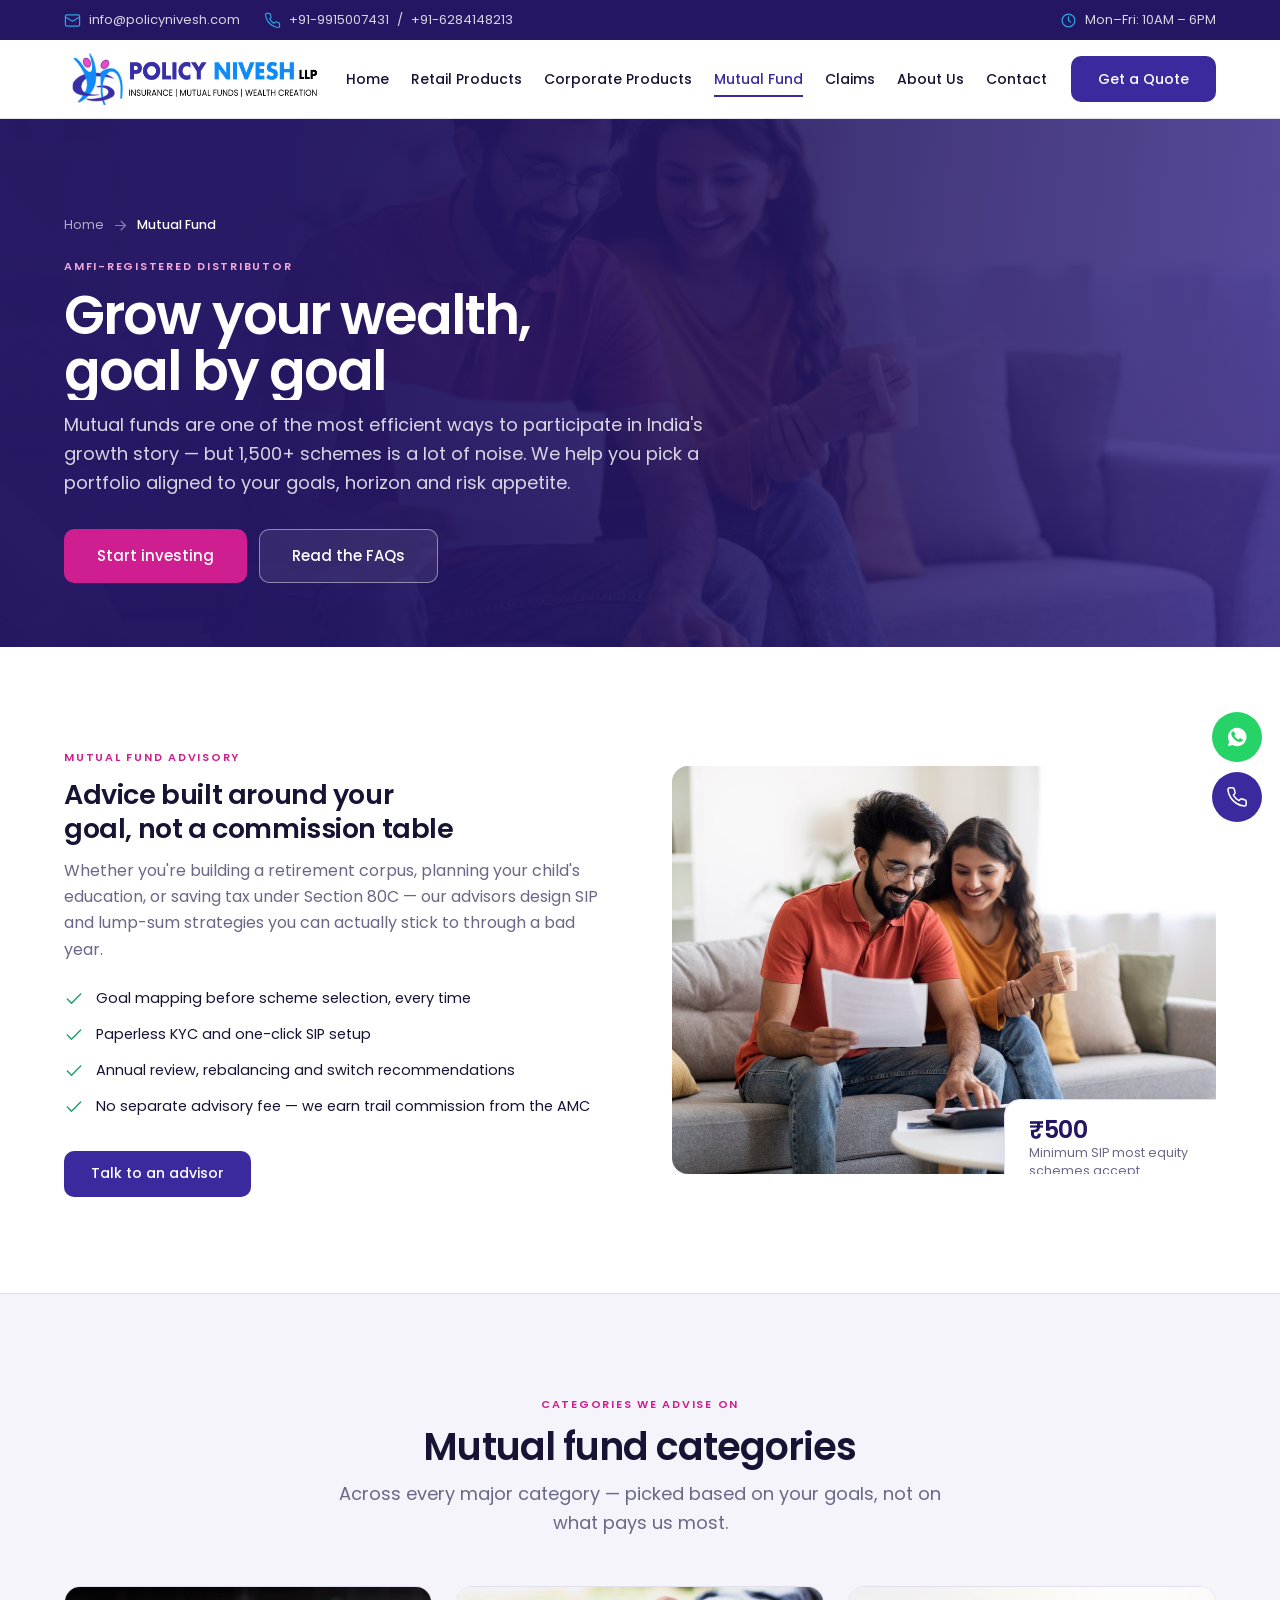
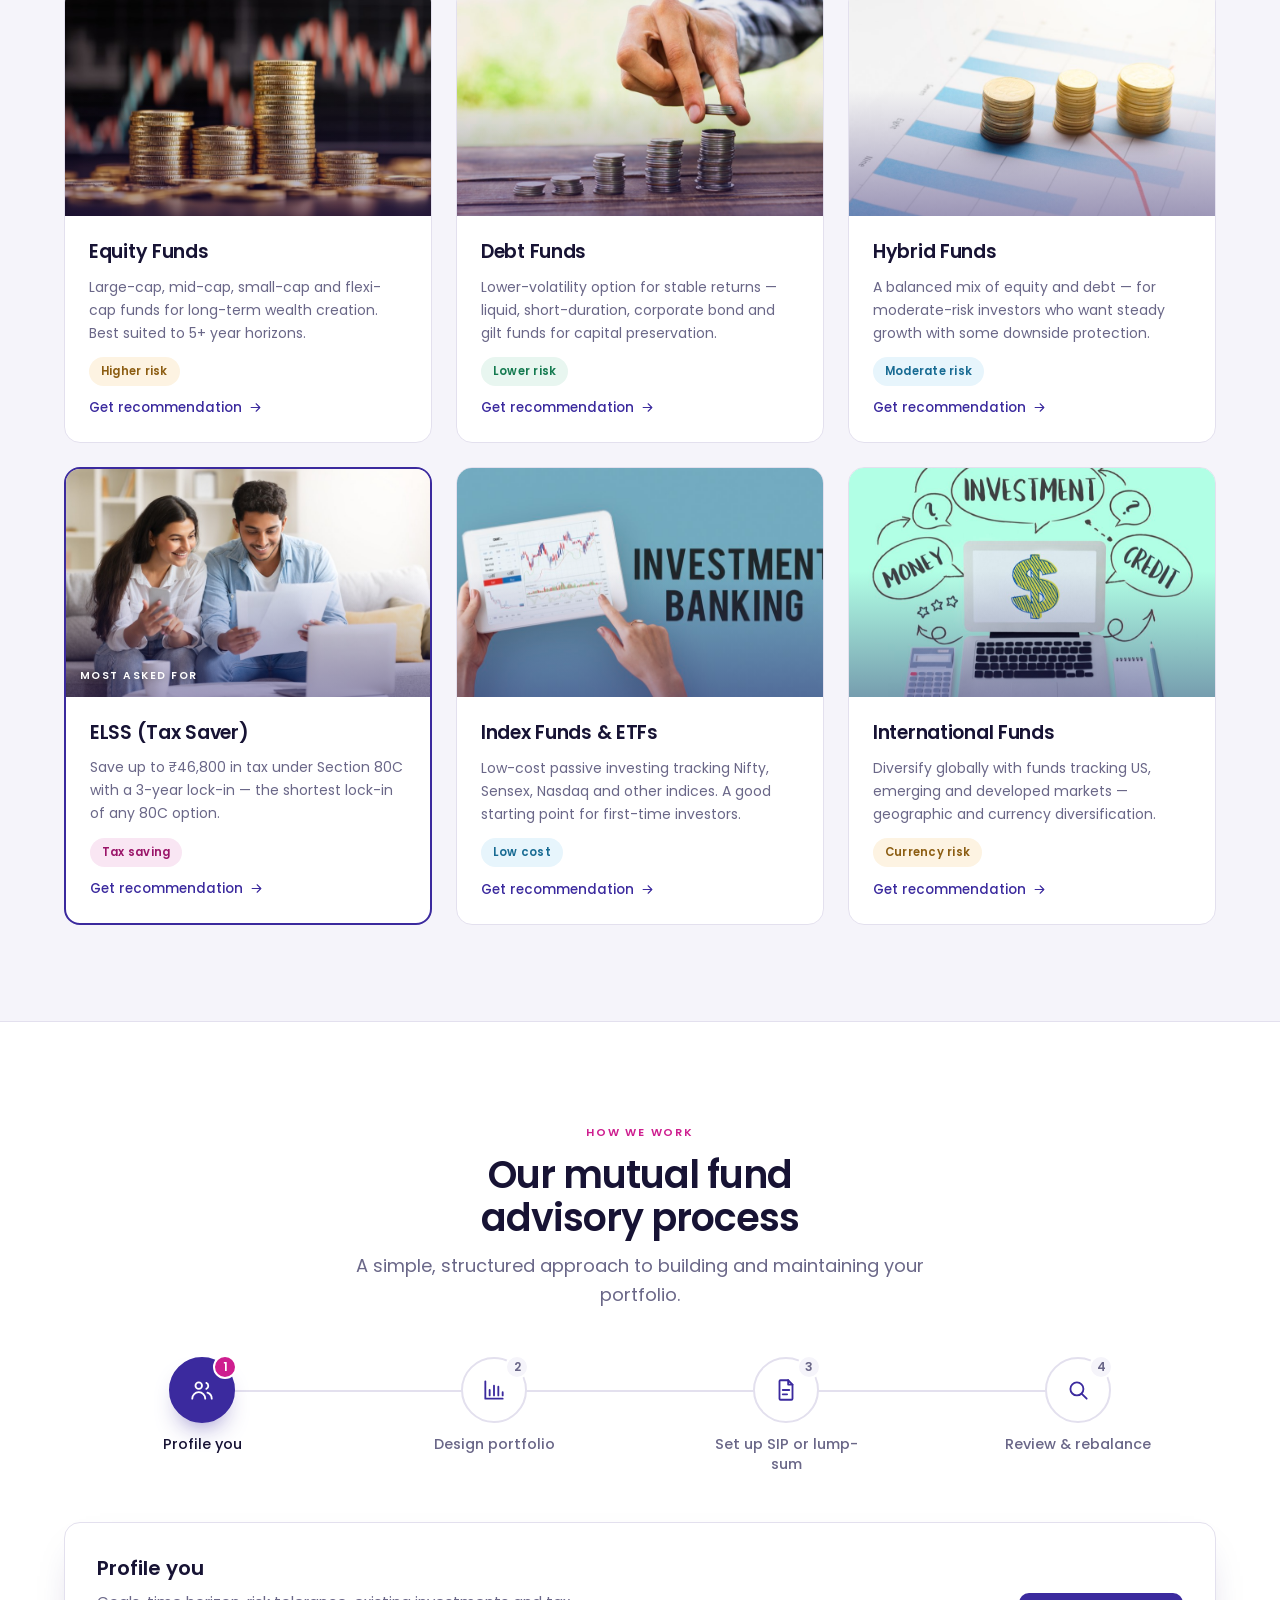
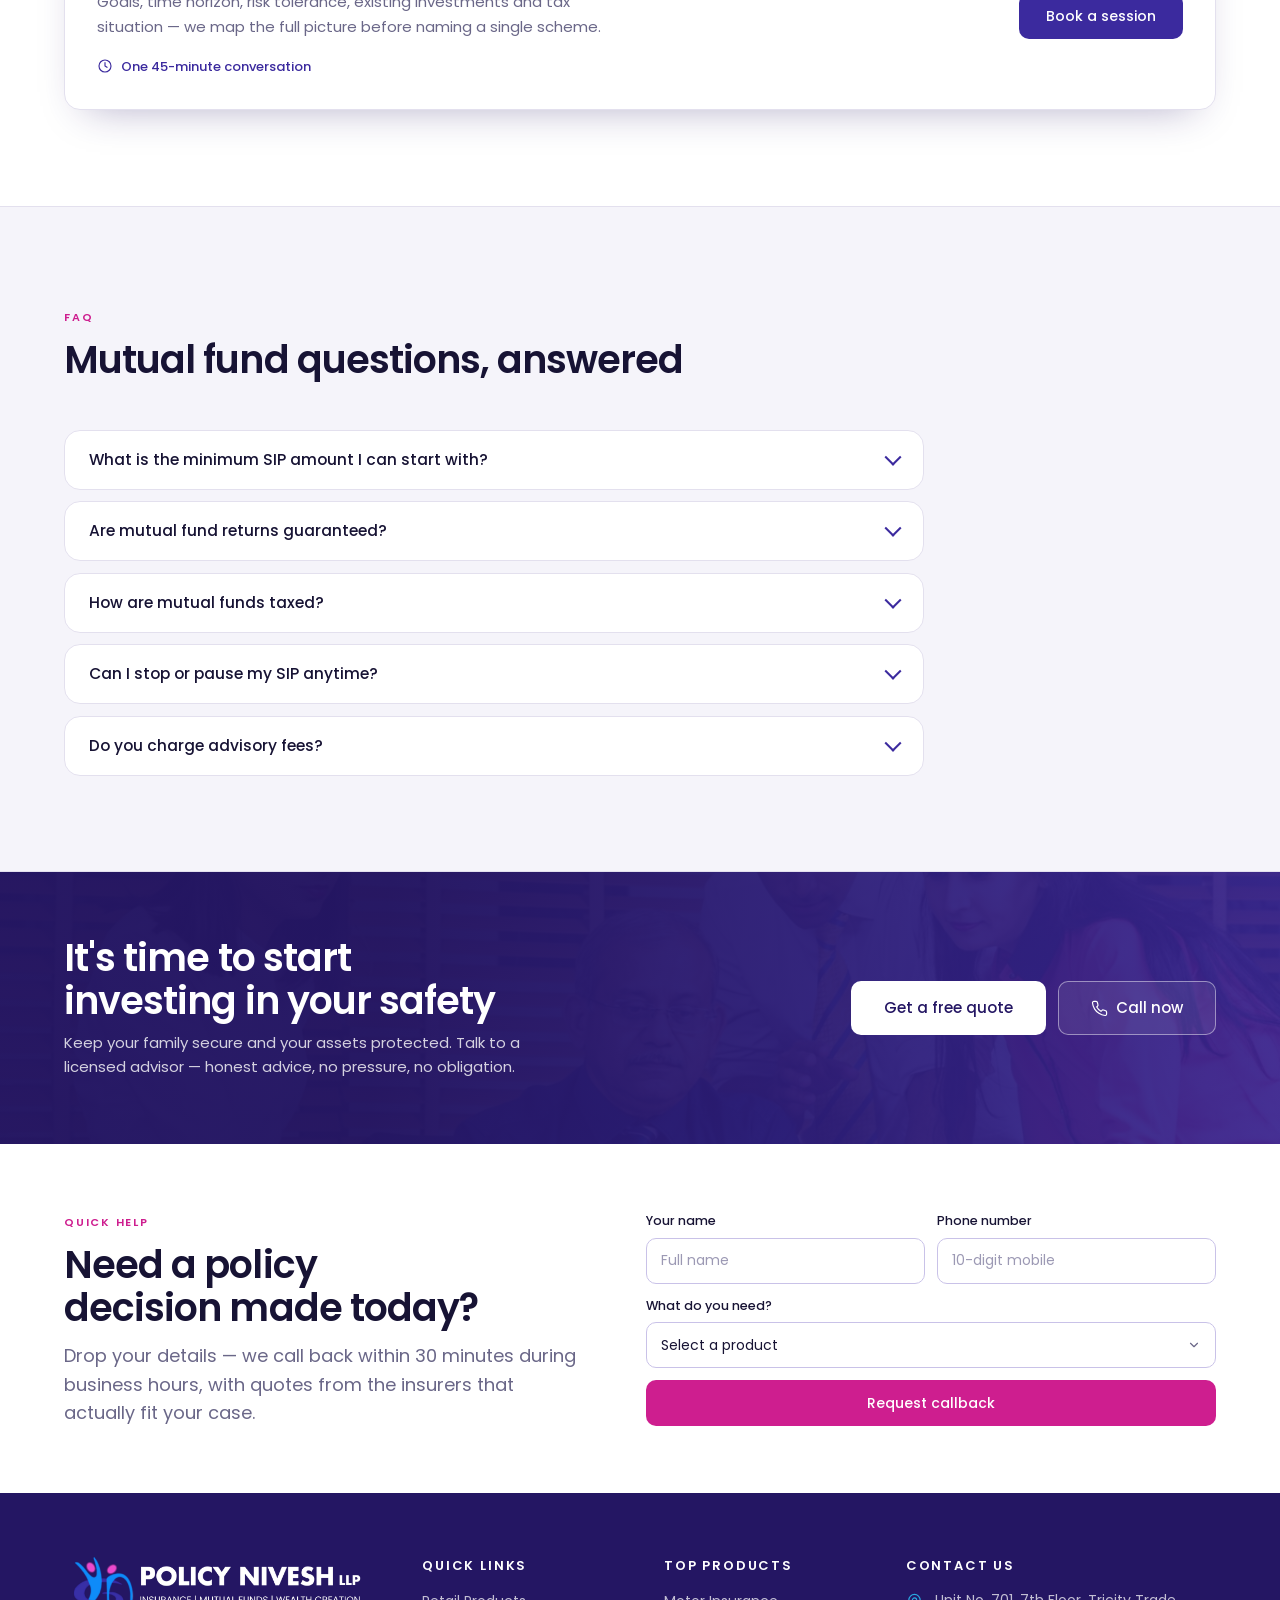
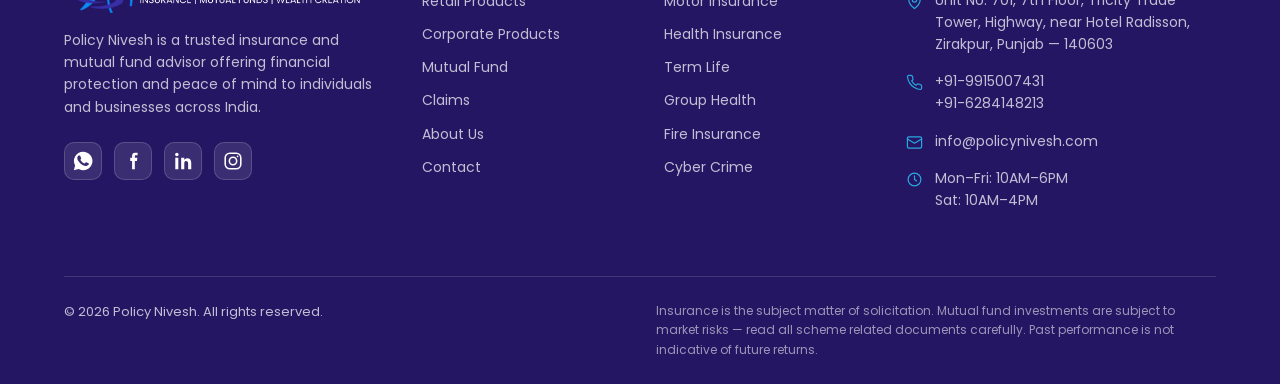
<file: mutual-fund.html>
<!doctype html>
<html lang="en">
<head>
<meta charset="utf-8">
<meta name="viewport" content="width=device-width, initial-scale=1">
<title>Mutual Fund Advisory — Policy Nivesh</title>
<meta name="description" content="Goal-based mutual fund advisory: equity, debt, hybrid, ELSS, index and international funds. SIP setup, annual review and rebalancing from an AMFI-registered distributor.">
<meta name="theme-color" content="#241663">
<link rel="icon" type="image/png" href="images/favicon.png">
<link rel="apple-touch-icon" href="images/favicon.png">
<meta property="og:title" content="Mutual Fund Advisory — Policy Nivesh">
<meta property="og:description" content="Goal-based mutual fund advisory: equity, debt, hybrid, ELSS, index and international funds. SIP setup, annual review and rebalancing from an AMFI-registered distributor.">
<meta property="og:type" content="website">
<link rel="preconnect" href="https://fonts.googleapis.com">
<link rel="preconnect" href="https://fonts.gstatic.com" crossorigin>
<link rel="stylesheet" href="https://fonts.googleapis.com/css2?family=Poppins:wght@300;400;500;600&display=swap">
<link rel="stylesheet" href="css/style.css">
</head>
<body>

<!-- ================= TOP BAR ================= -->
<div class="topbar">
  <div class="container">
    <ul class="topbar-list">
      <li><svg class="icon icon-sm"><use href="#i-mail"></use></svg><a href="mailto:info@policynivesh.com">info@policynivesh.com</a></li>
      <li><svg class="icon icon-sm"><use href="#i-phone"></use></svg><a href="tel:+919915007431">+91-9915007431</a> / <a href="tel:+916284148213">+91-6284148213</a></li>
    </ul>
    <ul class="topbar-list secondary">
      <li><svg class="icon icon-sm"><use href="#i-clock"></use></svg>Mon–Fri: 10AM – 6PM</li>
    </ul>
  </div>
</div>

<!-- ================= HEADER ================= -->
<header class="site-header">
  <div class="container header-inner">
    <a class="brand" href="index.html">
      <img src="images/logo-header.png" alt="Policy Nivesh LLP — Insurance, Mutual Funds, Wealth Creation" width="1080" height="200">
    </a>

    <button class="mobile-toggle" aria-label="Toggle menu" aria-expanded="false" aria-controls="primary-nav">
      <svg class="icon"><use href="#i-menu"></use></svg>
    </button>

    <nav class="nav" id="primary-nav" aria-label="Primary">
      <ul class="nav-list">
        <li><a class="nav-link" href="index.html">Home</a></li>
        <li><a class="nav-link" href="retail-products.html">Retail Products</a></li>
        <li><a class="nav-link" href="corporate-products.html">Corporate Products</a></li>
        <li><a class="nav-link" href="mutual-fund.html">Mutual Fund</a></li>
        <li><a class="nav-link" href="claims.html">Claims</a></li>
        <li><a class="nav-link" href="about-us.html">About Us</a></li>
        <li><a class="nav-link" href="contact.html">Contact</a></li>
      </ul>
      <button class="btn btn-primary" type="button" data-quote="">Get a Quote</button>
    </nav>
  </div>
</header>

<main>

<section class="page-hero">
  <img src="images/mutual-fund.jpg" alt="" aria-hidden="true">
  <div class="container">
    <nav class="crumbs" aria-label="Breadcrumb" data-anim="up">
      <a href="index.html">Home</a><svg class="icon icon-sm"><use href="#i-arrow"></use></svg><span aria-current="page">Mutual Fund</span>
    </nav>
    <span class="kicker" data-anim="up" style="--i:1">AMFI-registered distributor</span>
    <h1 data-anim="up" style="--i:2">Grow your wealth, goal by goal</h1>
    <p class="lede" data-anim="up" style="--i:3">Mutual funds are one of the most efficient ways to participate in India's growth story — but 1,500+ schemes is a lot of noise. We help you pick a portfolio aligned to your goals, horizon and risk appetite.</p>
    <div class="btn-row" style="margin-top:32px" data-anim="up">
      <button class="btn btn-lg btn-accent" type="button" data-quote="Mutual Fund Advisory">Start investing</button>
      <a class="btn btn-lg btn-ghost-light" href="#mf-faq">Read the FAQs</a>
    </div>
  </div>
</section>

<section class="section">
  <div class="container">
    <div class="split">
      <div data-anim="left">
        <span class="kicker">Mutual fund advisory</span>
        <h3>Advice built around your goal, not a commission table</h3>
        <p>Whether you're building a retirement corpus, planning your child's education, or saving tax under Section 80C — our advisors design SIP and lump-sum strategies you can actually stick to through a bad year.</p>
        <ul class="check-list">
          <li><svg class="icon"><use href="#i-check"></use></svg>Goal mapping before scheme selection, every time</li>
          <li><svg class="icon"><use href="#i-check"></use></svg>Paperless KYC and one-click SIP setup</li>
          <li><svg class="icon"><use href="#i-check"></use></svg>Annual review, rebalancing and switch recommendations</li>
          <li><svg class="icon"><use href="#i-check"></use></svg>No separate advisory fee — we earn trail commission from the AMC</li>
        </ul>
        <button class="btn btn-primary" type="button" data-quote="Mutual Fund Advisory">Talk to an advisor</button>
      </div>
      <div class="split-media" data-anim="right">
        <img src="images/mutual-fund.jpg" alt="An Indian couple planning their monthly investments" loading="lazy">
        <div class="split-fact"><div class="n tnum">₹500</div><div class="k">Minimum SIP most equity schemes accept</div></div>
      </div>
    </div>
  </div>
</section>

<section class="section section-mist">
  <div class="container">
    <div class="section-head center" data-anim="up">
      <span class="kicker">Categories we advise on</span>
      <h2>Mutual fund categories</h2>
      <p class="lede" style="margin-inline:auto">Across every major category — picked based on your goals, not on what pays us most.</p>
    </div>
    <div class="grid grid-3" data-stagger>
      <article class="card" data-anim="up">
        <div class="card-media"><img src="images/mf-equity.jpg" alt="Coins stacked against a rising market chart" loading="lazy"></div>
        <div class="card-body"><h3>Equity Funds</h3><p>Large-cap, mid-cap, small-cap and flexi-cap funds for long-term wealth creation. Best suited to 5+ year horizons.</p><span class="badge badge-warning">Higher risk</span><button class="card-link" type="button" data-quote="Mutual Fund Advisory">Get recommendation <svg class="icon"><use href="#i-arrow"></use></svg></button></div>
      </article>
      <article class="card" data-anim="up">
        <div class="card-media"><img src="images/mf-debt.jpg" alt="Coins balanced on a scale" loading="lazy"></div>
        <div class="card-body"><h3>Debt Funds</h3><p>Lower-volatility option for stable returns — liquid, short-duration, corporate bond and gilt funds for capital preservation.</p><span class="badge badge-success">Lower risk</span><button class="card-link" type="button" data-quote="Mutual Fund Advisory">Get recommendation <svg class="icon"><use href="#i-arrow"></use></svg></button></div>
      </article>
      <article class="card" data-anim="up">
        <div class="card-media"><img src="images/mf-hybrid.jpg" alt="Coin stacks arranged over a printed graph" loading="lazy"></div>
        <div class="card-body"><h3>Hybrid Funds</h3><p>A balanced mix of equity and debt — for moderate-risk investors who want steady growth with some downside protection.</p><span class="badge badge-info">Moderate risk</span><button class="card-link" type="button" data-quote="Mutual Fund Advisory">Get recommendation <svg class="icon"><use href="#i-arrow"></use></svg></button></div>
      </article>
      <article class="card card-featured" data-anim="up">
        <div class="card-media"><img src="images/mf-elss.jpg" alt="A young Indian couple reviewing their ELSS options" loading="lazy"><span class="tag">Most asked for</span></div>
        <div class="card-body"><h3>ELSS (Tax Saver)</h3><p>Save up to ₹46,800 in tax under Section 80C with a 3-year lock-in — the shortest lock-in of any 80C option.</p><span class="badge badge-accent">Tax saving</span><button class="card-link" type="button" data-quote="Mutual Fund Advisory">Get recommendation <svg class="icon"><use href="#i-arrow"></use></svg></button></div>
      </article>
      <article class="card" data-anim="up">
        <div class="card-media"><img src="images/mf-index.jpg" alt="A market performance report" loading="lazy"></div>
        <div class="card-body"><h3>Index Funds &amp; ETFs</h3><p>Low-cost passive investing tracking Nifty, Sensex, Nasdaq and other indices. A good starting point for first-time investors.</p><span class="badge badge-info">Low cost</span><button class="card-link" type="button" data-quote="Mutual Fund Advisory">Get recommendation <svg class="icon"><use href="#i-arrow"></use></svg></button></div>
      </article>
      <article class="card" data-anim="up">
        <div class="card-media"><img src="images/mf-international.jpg" alt="Global currency and market data" loading="lazy"></div>
        <div class="card-body"><h3>International Funds</h3><p>Diversify globally with funds tracking US, emerging and developed markets — geographic and currency diversification.</p><span class="badge badge-warning">Currency risk</span><button class="card-link" type="button" data-quote="Mutual Fund Advisory">Get recommendation <svg class="icon"><use href="#i-arrow"></use></svg></button></div>
      </article>
    </div>
  </div>
</section>

<section class="section">
  <div class="container">
    <div class="section-head center" data-anim="up">
      <span class="kicker">How we work</span>
      <h2>Our mutual fund advisory process</h2>
      <p class="lede" style="margin-inline:auto">A simple, structured approach to building and maintaining your portfolio.</p>
    </div>
    <div class="process" data-process>
      <ol class="process-track" role="tablist" aria-label="invest steps">
        <li role="presentation">
          <button class="process-step" type="button" role="tab" id="invest-tab-1"
                  aria-controls="invest-panel-1" aria-selected="true" tabindex="0">
            <span class="process-dot"><svg class="icon"><use href="#i-users"></use></svg><span class="process-num">1</span></span>
            <span class="process-label">Profile you</span>
          </button>
        </li>
        <li role="presentation">
          <button class="process-step" type="button" role="tab" id="invest-tab-2"
                  aria-controls="invest-panel-2" aria-selected="false" tabindex="-1">
            <span class="process-dot"><svg class="icon"><use href="#i-chart"></use></svg><span class="process-num">2</span></span>
            <span class="process-label">Design portfolio</span>
          </button>
        </li>
        <li role="presentation">
          <button class="process-step" type="button" role="tab" id="invest-tab-3"
                  aria-controls="invest-panel-3" aria-selected="false" tabindex="-1">
            <span class="process-dot"><svg class="icon"><use href="#i-doc"></use></svg><span class="process-num">3</span></span>
            <span class="process-label">Set up SIP or lump-sum</span>
          </button>
        </li>
        <li role="presentation">
          <button class="process-step" type="button" role="tab" id="invest-tab-4"
                  aria-controls="invest-panel-4" aria-selected="false" tabindex="-1">
            <span class="process-dot"><svg class="icon"><use href="#i-search"></use></svg><span class="process-num">4</span></span>
            <span class="process-label">Review & rebalance</span>
          </button>
        </li>
      </ol>
      <div class="process-panels">
      <div class="process-panel is-active" id="invest-panel-1" role="tabpanel" aria-labelledby="invest-tab-1">
        <div>
          <h4>Profile you</h4>
          <p>Goals, time horizon, risk tolerance, existing investments and tax situation — we map the full picture before naming a single scheme.</p>
          <p class="meta"><svg class="icon"><use href="#i-clock"></use></svg>One 45-minute conversation</p>
        </div>
        <a class="btn btn-primary" href="contact.html">Book a session</a>
      </div>
      <div class="process-panel" id="invest-panel-2" role="tabpanel" aria-labelledby="invest-tab-2">
        <div>
          <h4>Design portfolio</h4>
          <p>Asset allocation across equity, debt and hybrid, with specific scheme recommendations and the reasoning behind each one — written down, so you can check it later.</p>
          <p class="meta"><svg class="icon"><use href="#i-clock"></use></svg>Delivered in 2–3 days</p>
        </div>
        <a class="btn btn-primary" href="#" data-quote="Mutual Fund Advisory">Get a recommendation</a>
      </div>
      <div class="process-panel" id="invest-panel-3" role="tabpanel" aria-labelledby="invest-tab-3">
        <div>
          <h4>Set up SIP or lump-sum</h4>
          <p>Paperless KYC and one-click SIPs across multiple schemes, set up in a single sitting. You keep full control of the folios — they are in your name, not ours.</p>
          <p class="meta"><svg class="icon"><use href="#i-clock"></use></svg>Same-day activation</p>
        </div>
        <a class="btn btn-primary" href="#" data-quote="Mutual Fund Advisory">Start investing</a>
      </div>
      <div class="process-panel" id="invest-panel-4" role="tabpanel" aria-labelledby="invest-tab-4">
        <div>
          <h4>Review & rebalance</h4>
          <p>Annual reviews to track progress against the goal, switch persistent underperformers and bring the allocation back on target after a strong or weak year.</p>
          <p class="meta"><svg class="icon"><use href="#i-clock"></use></svg>Reviewed every year</p>
        </div>
        <a class="btn btn-primary" href="contact.html">Talk to an advisor</a>
      </div>
      </div>
    </div>
  </div>
</section>

<section class="section section-mist" id="mf-faq">
  <div class="container">
    <div class="section-head" data-anim="up">
      <span class="kicker">FAQ</span>
      <h2>Mutual fund questions, answered</h2>
    </div>
    <div class="faq" data-stagger>
      <details data-anim="up"><summary>What is the minimum SIP amount I can start with?</summary><div class="answer">Most equity mutual funds in India allow SIPs starting at ₹500 per month, and some schemes accept ₹100. The starting amount matters far less than consistency and time horizon.</div></details>
      <details data-anim="up"><summary>Are mutual fund returns guaranteed?</summary><div class="answer">No. Mutual funds are market-linked and returns are not guaranteed. Well-diversified equity portfolios have historically delivered around 11–13% CAGR over 10+ year horizons in India, but any individual year can be negative. Debt funds offer steadier, lower returns.</div></details>
      <details data-anim="up"><summary>How are mutual funds taxed?</summary><div class="answer">Equity funds: long-term capital gains above ₹1.25 lakh a year are taxed at 12.5% if held over a year; short-term gains at 20%. Debt funds bought after April 2023 are taxed at your income slab rate regardless of holding period. Confirm current rules with your tax advisor before you file.</div></details>
      <details data-anim="up"><summary>Can I stop or pause my SIP anytime?</summary><div class="answer">Yes — SIPs are fully flexible. You can pause, stop or change the amount at any time without penalty, except ELSS units during their 3-year lock-in. We'd advise against stopping during a market downturn; that's when a SIP does its best work.</div></details>
      <details data-anim="up"><summary>Do you charge advisory fees?</summary><div class="answer">No separate charge. We are AMFI-registered distributors and earn trail commission from the fund houses, which is already built into the scheme's expense ratio.</div></details>
    </div>
  </div>
</section>

</main>

<!-- ================= CTA BAND ================= -->
<section class="cta-band">
  <img src="images/handshake.jpg" alt="" aria-hidden="true" loading="lazy">
  <div class="container cta-band-inner">
    <div data-anim="up">
      <h2>It's time to start investing in your safety</h2>
      <p>Keep your family secure and your assets protected. Talk to a licensed advisor — honest advice, no pressure, no obligation.</p>
    </div>
    <div class="btn-row" data-anim="up" style="--i:1">
      <button class="btn btn-lg btn-white" type="button" data-quote="">Get a free quote</button>
      <a class="btn btn-lg btn-ghost-light" href="tel:+919915007431">
        <svg class="icon icon-sm"><use href="#i-phone"></use></svg>Call now
      </a>
    </div>
  </div>
</section>

<!-- ================= CALLBACK ================= -->
<section class="section-tight callback">
  <div class="container callback-inner">
    <div data-anim="left">
      <span class="kicker">Quick help</span>
      <h2>Need a policy decision made today?</h2>
      <p class="lede" style="margin-top:12px">Drop your details — we call back within 30 minutes during business hours, with quotes from the insurers that actually fit your case.</p>
    </div>
    <form class="callback-form" data-enquiry="callback" data-anim="right">
      <div class="form-group">
        <label for="cb-name">Your name</label>
        <input class="form-control" id="cb-name" name="name" type="text" placeholder="Full name" required>
      </div>
      <div class="form-group">
        <label for="cb-phone">Phone number</label>
        <input class="form-control" id="cb-phone" name="phone" type="tel" inputmode="numeric" placeholder="10-digit mobile" required>
      </div>
      <div class="form-group full">
        <label for="cb-product">What do you need?</label>
        <select class="form-control" id="cb-product" name="product" required>
          <option value="">Select a product</option>
          <option>Motor Insurance</option>
          <option>Health Insurance</option>
          <option>Home Insurance</option>
          <option>Travel Insurance</option>
          <option>Term Life Insurance</option>
          <option>Group Health Insurance</option>
          <option>Fire Insurance</option>
          <option>Marine Insurance</option>
          <option>Cyber Crime Insurance</option>
          <option>Mutual Fund Advisory</option>
          <option>Other</option>
        </select>
      </div>
      <div class="full">
        <button class="btn btn-accent btn-block" type="submit">Request callback</button>
      </div>
      <p class="form-status full" role="status" aria-live="polite"></p>
    </form>
  </div>
</section>

<!-- ================= FOOTER ================= -->
<footer class="site-footer">
  <div class="container">
    <div class="footer-grid">
      <div class="footer-brand">
        <img src="images/logo-footer.png" alt="Policy Nivesh LLP" width="1080" height="200">
        <p>Policy Nivesh is a trusted insurance and mutual fund advisor offering financial protection and peace of mind to individuals and businesses across India.</p>
        <div class="footer-social">
          <a href="https://wa.me/919915007431" aria-label="WhatsApp"><svg class="icon"><use href="#i-wa"></use></svg></a>
          <a href="#" aria-label="Facebook"><svg class="icon"><use href="#i-fb"></use></svg></a>
          <a href="#" aria-label="LinkedIn"><svg class="icon"><use href="#i-in"></use></svg></a>
          <a href="#" aria-label="Instagram"><svg class="icon"><use href="#i-ig"></use></svg></a>
        </div>
      </div>

      <div>
        <h4>Quick links</h4>
        <ul class="footer-links">
          <li><a href="retail-products.html">Retail Products</a></li>
          <li><a href="corporate-products.html">Corporate Products</a></li>
          <li><a href="mutual-fund.html">Mutual Fund</a></li>
          <li><a href="claims.html">Claims</a></li>
          <li><a href="about-us.html">About Us</a></li>
          <li><a href="contact.html">Contact</a></li>
        </ul>
      </div>

      <div>
        <h4>Top products</h4>
        <ul class="footer-links">
          <li><a href="retail-products.html#motor">Motor Insurance</a></li>
          <li><a href="retail-products.html#health">Health Insurance</a></li>
          <li><a href="retail-products.html#term">Term Life</a></li>
          <li><a href="corporate-products.html#group-health">Group Health</a></li>
          <li><a href="corporate-products.html#fire">Fire Insurance</a></li>
          <li><a href="corporate-products.html#cyber">Cyber Crime</a></li>
        </ul>
      </div>

      <div>
        <h4>Contact us</h4>
        <ul class="footer-contact">
          <li><svg class="icon icon-sm"><use href="#i-pin"></use></svg><span>Unit No. 701, 7th Floor, Tricity Trade Tower, Highway, near Hotel Radisson, Zirakpur, Punjab — 140603</span></li>
          <li><svg class="icon icon-sm"><use href="#i-phone"></use></svg><span><a href="tel:+919915007431">+91-9915007431</a><br><a href="tel:+916284148213">+91-6284148213</a></span></li>
          <li><svg class="icon icon-sm"><use href="#i-mail"></use></svg><a href="mailto:info@policynivesh.com">info@policynivesh.com</a></li>
          <li><svg class="icon icon-sm"><use href="#i-clock"></use></svg><span>Mon–Fri: 10AM–6PM<br>Sat: 10AM–4PM</span></li>
        </ul>
      </div>
    </div>

    <div class="footer-bottom">
      <span>&copy; <span data-year>2026</span> Policy Nivesh. All rights reserved.</span>
      <span class="disclaimer">Insurance is the subject matter of solicitation. Mutual fund investments are subject to market risks — read all scheme related documents carefully. Past performance is not indicative of future returns.</span>
    </div>
  </div>
</footer>

<div class="float-actions">
  <a class="float-btn float-wa" href="https://wa.me/919915007431" aria-label="Chat on WhatsApp" target="_blank" rel="noopener"><svg class="icon"><use href="#i-wa"></use></svg></a>
  <a class="float-btn float-call" href="tel:+919915007431" aria-label="Call Policy Nivesh"><svg class="icon"><use href="#i-phone"></use></svg></a>
  <button class="float-btn float-top" aria-label="Back to top"><svg class="icon"><use href="#i-up"></use></svg></button>
</div>

<script src="js/main.js"></script>
</body>
</html>
</file>
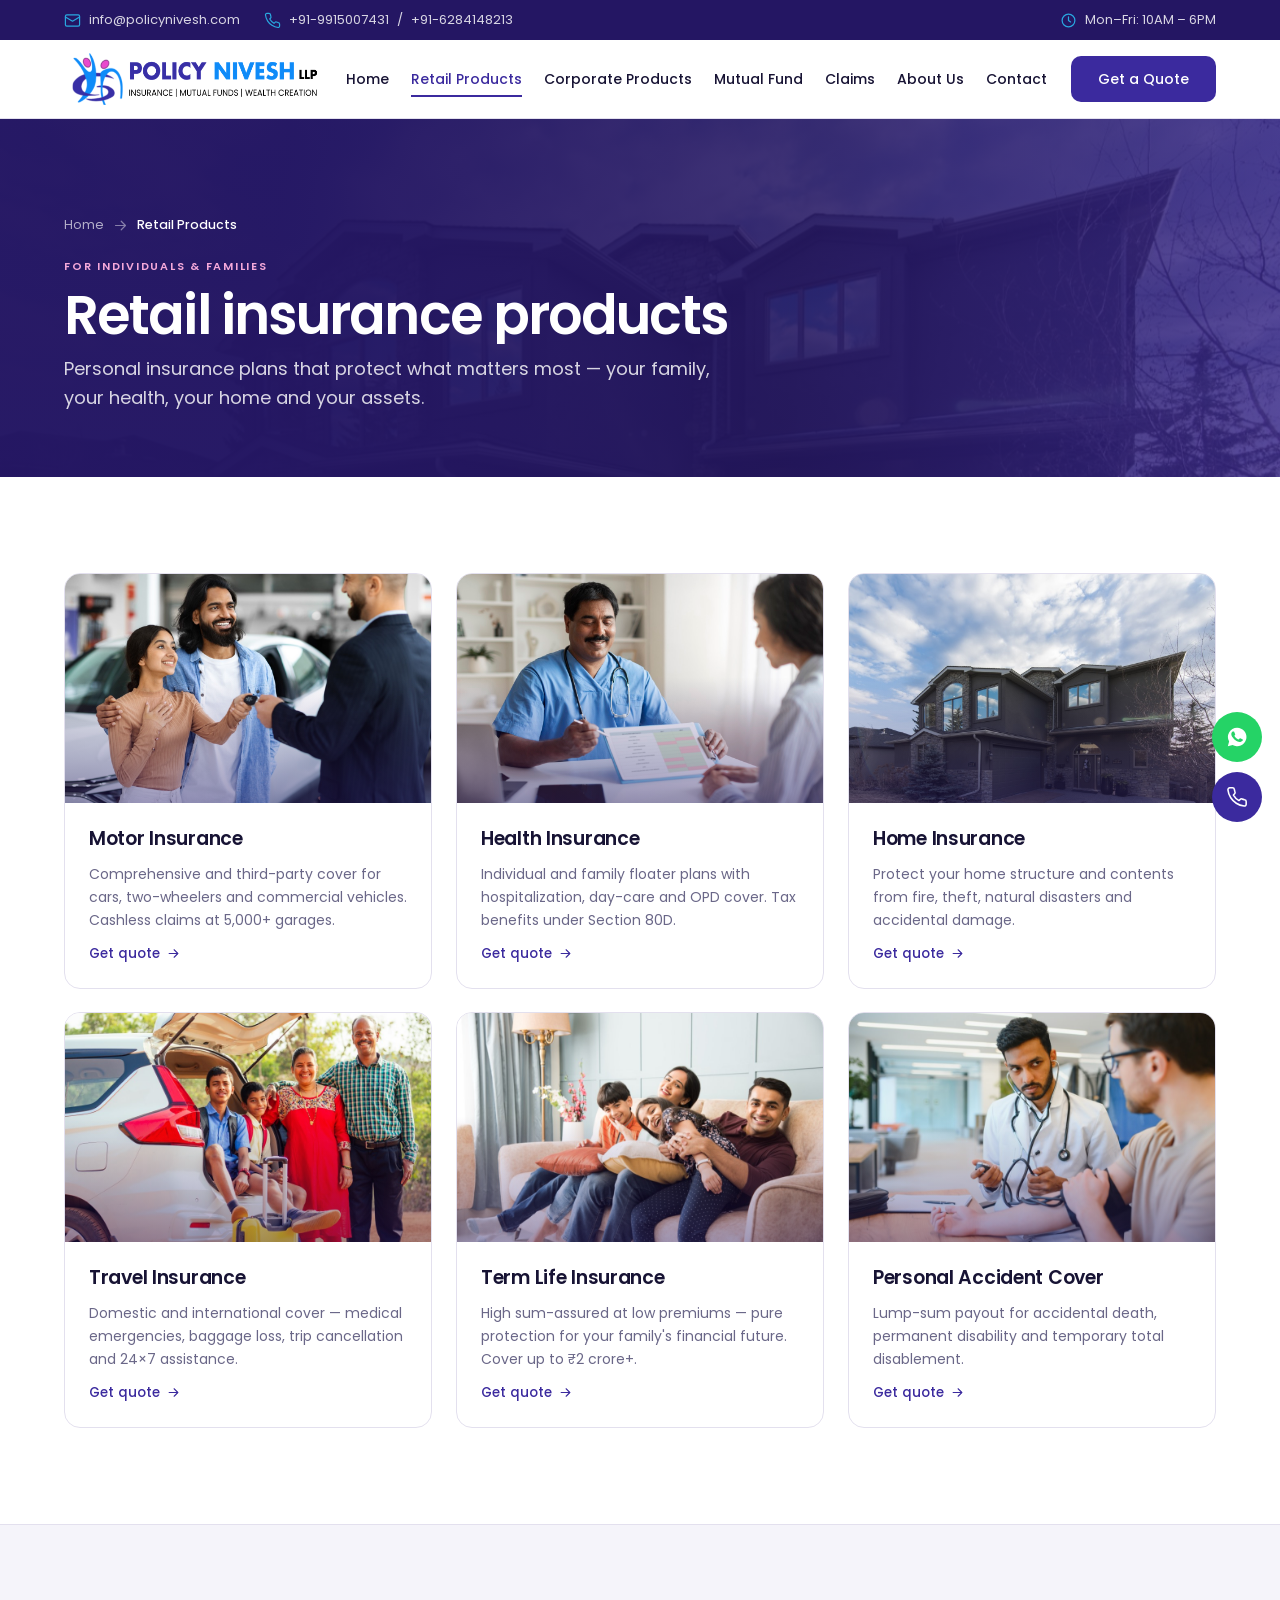
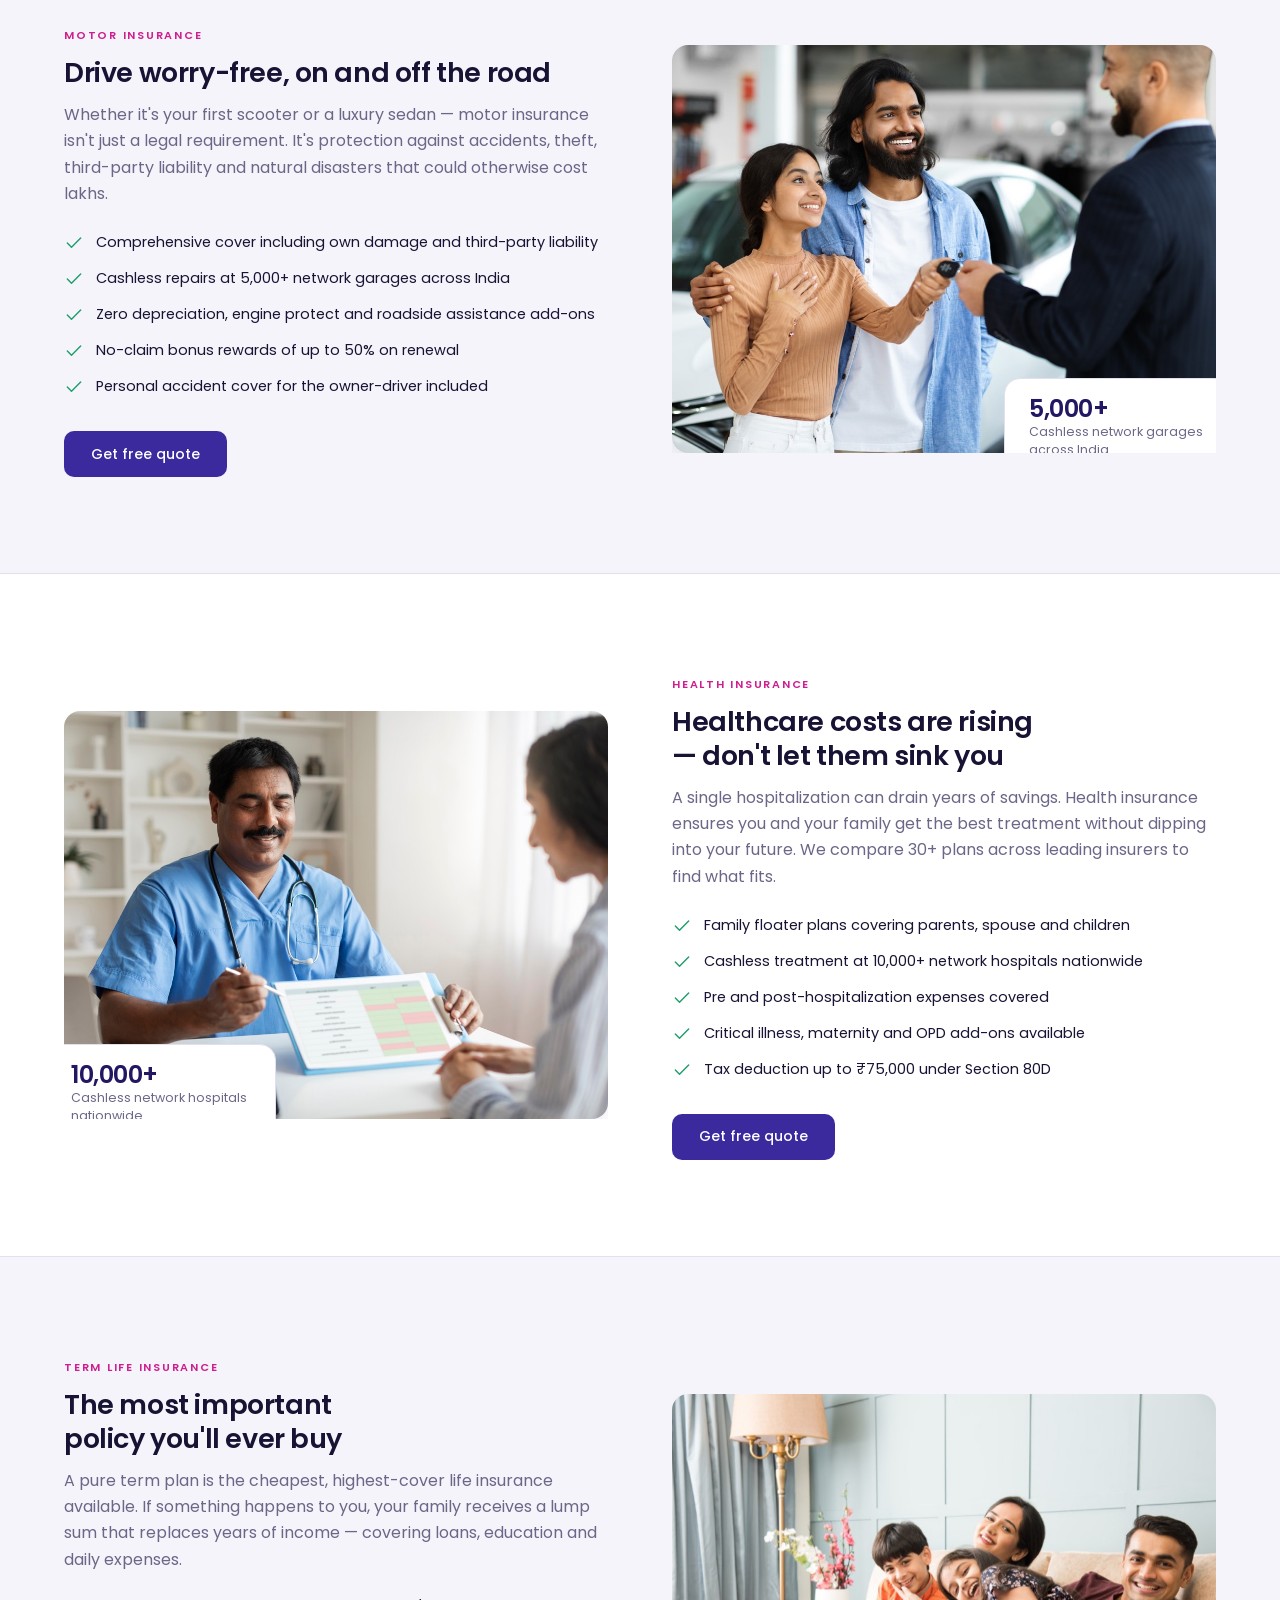
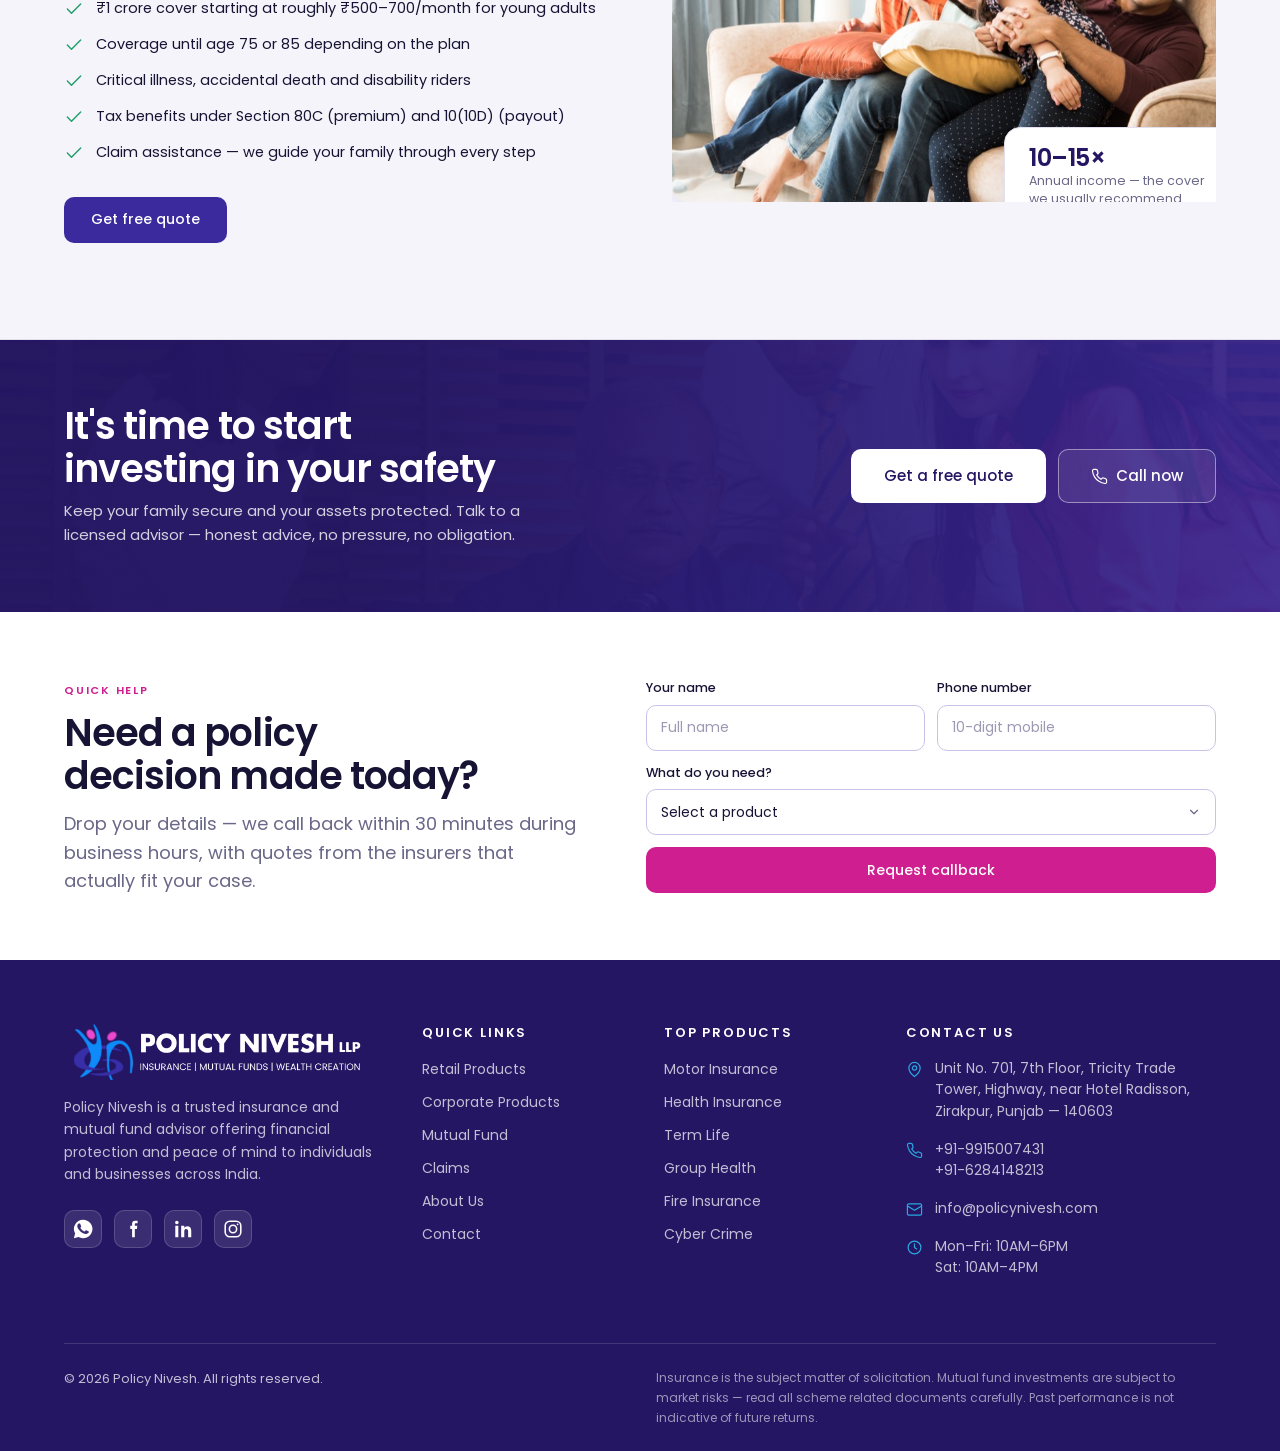
<file: retail-products.html>
<!doctype html>
<html lang="en">
<head>
<meta charset="utf-8">
<meta name="viewport" content="width=device-width, initial-scale=1">
<title>Retail Insurance Products — Policy Nivesh</title>
<meta name="description" content="Motor, health, home, travel, term life and personal accident insurance for individuals and families. Compare plans across India's leading insurers with Policy Nivesh.">
<meta name="theme-color" content="#241663">
<link rel="icon" type="image/png" href="images/favicon.png">
<link rel="apple-touch-icon" href="images/favicon.png">
<meta property="og:title" content="Retail Insurance Products — Policy Nivesh">
<meta property="og:description" content="Motor, health, home, travel, term life and personal accident insurance for individuals and families. Compare plans across India's leading insurers with Policy Nivesh.">
<meta property="og:type" content="website">
<link rel="preconnect" href="https://fonts.googleapis.com">
<link rel="preconnect" href="https://fonts.gstatic.com" crossorigin>
<link rel="stylesheet" href="https://fonts.googleapis.com/css2?family=Poppins:wght@300;400;500;600&display=swap">
<link rel="stylesheet" href="css/style.css">
</head>
<body>

<!-- ================= TOP BAR ================= -->
<div class="topbar">
  <div class="container">
    <ul class="topbar-list">
      <li><svg class="icon icon-sm"><use href="#i-mail"></use></svg><a href="mailto:info@policynivesh.com">info@policynivesh.com</a></li>
      <li><svg class="icon icon-sm"><use href="#i-phone"></use></svg><a href="tel:+919915007431">+91-9915007431</a> / <a href="tel:+916284148213">+91-6284148213</a></li>
    </ul>
    <ul class="topbar-list secondary">
      <li><svg class="icon icon-sm"><use href="#i-clock"></use></svg>Mon–Fri: 10AM – 6PM</li>
    </ul>
  </div>
</div>

<!-- ================= HEADER ================= -->
<header class="site-header">
  <div class="container header-inner">
    <a class="brand" href="index.html">
      <img src="images/logo-header.png" alt="Policy Nivesh LLP — Insurance, Mutual Funds, Wealth Creation" width="1080" height="200">
    </a>

    <button class="mobile-toggle" aria-label="Toggle menu" aria-expanded="false" aria-controls="primary-nav">
      <svg class="icon"><use href="#i-menu"></use></svg>
    </button>

    <nav class="nav" id="primary-nav" aria-label="Primary">
      <ul class="nav-list">
        <li><a class="nav-link" href="index.html">Home</a></li>
        <li><a class="nav-link" href="retail-products.html">Retail Products</a></li>
        <li><a class="nav-link" href="corporate-products.html">Corporate Products</a></li>
        <li><a class="nav-link" href="mutual-fund.html">Mutual Fund</a></li>
        <li><a class="nav-link" href="claims.html">Claims</a></li>
        <li><a class="nav-link" href="about-us.html">About Us</a></li>
        <li><a class="nav-link" href="contact.html">Contact</a></li>
      </ul>
      <button class="btn btn-primary" type="button" data-quote="">Get a Quote</button>
    </nav>
  </div>
</header>

<main>

<section class="page-hero">
  <img src="images/home.jpg" alt="" aria-hidden="true">
  <div class="container">
    <nav class="crumbs" aria-label="Breadcrumb" data-anim="up">
      <a href="index.html">Home</a><svg class="icon icon-sm"><use href="#i-arrow"></use></svg><span aria-current="page">Retail Products</span>
    </nav>
    <span class="kicker" data-anim="up" style="--i:1">For individuals &amp; families</span>
    <h1 data-anim="up" style="--i:2">Retail insurance products</h1>
    <p class="lede" data-anim="up" style="--i:3">Personal insurance plans that protect what matters most — your family, your health, your home and your assets.</p>
  </div>
</section>

<section class="section" id="retail-grid">
  <div class="container">
    <div class="grid grid-3" data-stagger>
      <article class="card" data-anim="up">
        <div class="card-media"><img src="images/motor.jpg" alt="A dealership manager handing car keys to a young Indian family" loading="lazy"></div>
        <div class="card-body">
          <h3>Motor Insurance</h3>
          <p>Comprehensive and third-party cover for cars, two-wheelers and commercial vehicles. Cashless claims at 5,000+ garages.</p>
          <button class="card-link" type="button" data-quote="Motor Insurance">Get quote <svg class="icon"><use href="#i-arrow"></use></svg></button>
        </div>
      </article>
      <article class="card" data-anim="up">
        <div class="card-media"><img src="images/health.jpg" alt="An Indian doctor discussing test results with a patient" loading="lazy"></div>
        <div class="card-body">
          <h3>Health Insurance</h3>
          <p>Individual and family floater plans with hospitalization, day-care and OPD cover. Tax benefits under Section 80D.</p>
          <button class="card-link" type="button" data-quote="Health Insurance">Get quote <svg class="icon"><use href="#i-arrow"></use></svg></button>
        </div>
      </article>
      <article class="card" data-anim="up">
        <div class="card-media"><img src="images/home.jpg" alt="A family home protected by home insurance" loading="lazy"></div>
        <div class="card-body">
          <h3>Home Insurance</h3>
          <p>Protect your home structure and contents from fire, theft, natural disasters and accidental damage.</p>
          <button class="card-link" type="button" data-quote="Home Insurance">Get quote <svg class="icon"><use href="#i-arrow"></use></svg></button>
        </div>
      </article>
      <article class="card" data-anim="up">
        <div class="card-media"><img src="images/travel.jpg" alt="An Indian family setting off on a holiday" loading="lazy"></div>
        <div class="card-body">
          <h3>Travel Insurance</h3>
          <p>Domestic and international cover — medical emergencies, baggage loss, trip cancellation and 24×7 assistance.</p>
          <button class="card-link" type="button" data-quote="Travel Insurance">Get quote <svg class="icon"><use href="#i-arrow"></use></svg></button>
        </div>
      </article>
      <article class="card" data-anim="up">
        <div class="card-media"><img src="images/term-life.jpg" alt="An Indian family the term plan is designed to protect" loading="lazy"></div>
        <div class="card-body">
          <h3>Term Life Insurance</h3>
          <p>High sum-assured at low premiums — pure protection for your family's financial future. Cover up to ₹2 crore+.</p>
          <button class="card-link" type="button" data-quote="Term Life Insurance">Get quote <svg class="icon"><use href="#i-arrow"></use></svg></button>
        </div>
      </article>
      <article class="card" data-anim="up">
        <div class="card-media"><img src="images/personal-accident.jpg" alt="An Indian doctor checking a patient after an accident" loading="lazy"></div>
        <div class="card-body">
          <h3>Personal Accident Cover</h3>
          <p>Lump-sum payout for accidental death, permanent disability and temporary total disablement.</p>
          <button class="card-link" type="button" data-quote="Personal Accident Cover">Get quote <svg class="icon"><use href="#i-arrow"></use></svg></button>
        </div>
      </article>
    </div>
  </div>
</section>

<section class="section section-mist" id="motor">
  <div class="container">
    <div class="split">
      <div data-anim="left">
        <span class="kicker">Motor insurance</span>
        <h3>Drive worry-free, on and off the road</h3>
        <p>Whether it's your first scooter or a luxury sedan — motor insurance isn't just a legal requirement. It's protection against accidents, theft, third-party liability and natural disasters that could otherwise cost lakhs.</p>
        <ul class="check-list">
          <li><svg class="icon"><use href="#i-check"></use></svg>Comprehensive cover including own damage and third-party liability</li>
          <li><svg class="icon"><use href="#i-check"></use></svg>Cashless repairs at 5,000+ network garages across India</li>
          <li><svg class="icon"><use href="#i-check"></use></svg>Zero depreciation, engine protect and roadside assistance add-ons</li>
          <li><svg class="icon"><use href="#i-check"></use></svg>No-claim bonus rewards of up to 50% on renewal</li>
          <li><svg class="icon"><use href="#i-check"></use></svg>Personal accident cover for the owner-driver included</li>
        </ul>
        <button class="btn btn-primary" type="button" data-quote="Motor Insurance">Get free quote</button>
      </div>
      <div class="split-media" data-anim="right">
        <img src="images/motor.jpg" alt="A family receiving the keys to their insured car" loading="lazy">
        <div class="split-fact"><div class="n tnum">5,000+</div><div class="k">Cashless network garages across India</div></div>
      </div>
    </div>
  </div>
</section>

<section class="section" id="health">
  <div class="container">
    <div class="split">
      <div class="split-media flip" data-anim="left">
        <img src="images/health.jpg" alt="An Indian doctor explaining a treatment plan" loading="lazy">
        <div class="split-fact"><div class="n tnum">10,000+</div><div class="k">Cashless network hospitals nationwide</div></div>
      </div>
      <div data-anim="right">
        <span class="kicker">Health insurance</span>
        <h3>Healthcare costs are rising — don't let them sink you</h3>
        <p>A single hospitalization can drain years of savings. Health insurance ensures you and your family get the best treatment without dipping into your future. We compare 30+ plans across leading insurers to find what fits.</p>
        <ul class="check-list">
          <li><svg class="icon"><use href="#i-check"></use></svg>Family floater plans covering parents, spouse and children</li>
          <li><svg class="icon"><use href="#i-check"></use></svg>Cashless treatment at 10,000+ network hospitals nationwide</li>
          <li><svg class="icon"><use href="#i-check"></use></svg>Pre and post-hospitalization expenses covered</li>
          <li><svg class="icon"><use href="#i-check"></use></svg>Critical illness, maternity and OPD add-ons available</li>
          <li><svg class="icon"><use href="#i-check"></use></svg>Tax deduction up to ₹75,000 under Section 80D</li>
        </ul>
        <button class="btn btn-primary" type="button" data-quote="Health Insurance">Get free quote</button>
      </div>
    </div>
  </div>
</section>

<section class="section section-mist" id="term">
  <div class="container">
    <div class="split">
      <div data-anim="left">
        <span class="kicker">Term life insurance</span>
        <h3>The most important policy you'll ever buy</h3>
        <p>A pure term plan is the cheapest, highest-cover life insurance available. If something happens to you, your family receives a lump sum that replaces years of income — covering loans, education and daily expenses.</p>
        <ul class="check-list">
          <li><svg class="icon"><use href="#i-check"></use></svg>₹1 crore cover starting at roughly ₹500–700/month for young adults</li>
          <li><svg class="icon"><use href="#i-check"></use></svg>Coverage until age 75 or 85 depending on the plan</li>
          <li><svg class="icon"><use href="#i-check"></use></svg>Critical illness, accidental death and disability riders</li>
          <li><svg class="icon"><use href="#i-check"></use></svg>Tax benefits under Section 80C (premium) and 10(10D) (payout)</li>
          <li><svg class="icon"><use href="#i-check"></use></svg>Claim assistance — we guide your family through every step</li>
        </ul>
        <button class="btn btn-primary" type="button" data-quote="Term Life Insurance">Get free quote</button>
      </div>
      <div class="split-media" data-anim="right">
        <img src="images/term-life.jpg" alt="The family a term plan is designed to protect" loading="lazy">
        <div class="split-fact"><div class="n tnum">10–15×</div><div class="k">Annual income — the cover we usually recommend</div></div>
      </div>
    </div>
  </div>
</section>

</main>

<!-- ================= CTA BAND ================= -->
<section class="cta-band">
  <img src="images/handshake.jpg" alt="" aria-hidden="true" loading="lazy">
  <div class="container cta-band-inner">
    <div data-anim="up">
      <h2>It's time to start investing in your safety</h2>
      <p>Keep your family secure and your assets protected. Talk to a licensed advisor — honest advice, no pressure, no obligation.</p>
    </div>
    <div class="btn-row" data-anim="up" style="--i:1">
      <button class="btn btn-lg btn-white" type="button" data-quote="">Get a free quote</button>
      <a class="btn btn-lg btn-ghost-light" href="tel:+919915007431">
        <svg class="icon icon-sm"><use href="#i-phone"></use></svg>Call now
      </a>
    </div>
  </div>
</section>

<!-- ================= CALLBACK ================= -->
<section class="section-tight callback">
  <div class="container callback-inner">
    <div data-anim="left">
      <span class="kicker">Quick help</span>
      <h2>Need a policy decision made today?</h2>
      <p class="lede" style="margin-top:12px">Drop your details — we call back within 30 minutes during business hours, with quotes from the insurers that actually fit your case.</p>
    </div>
    <form class="callback-form" data-enquiry="callback" data-anim="right">
      <div class="form-group">
        <label for="cb-name">Your name</label>
        <input class="form-control" id="cb-name" name="name" type="text" placeholder="Full name" required>
      </div>
      <div class="form-group">
        <label for="cb-phone">Phone number</label>
        <input class="form-control" id="cb-phone" name="phone" type="tel" inputmode="numeric" placeholder="10-digit mobile" required>
      </div>
      <div class="form-group full">
        <label for="cb-product">What do you need?</label>
        <select class="form-control" id="cb-product" name="product" required>
          <option value="">Select a product</option>
          <option>Motor Insurance</option>
          <option>Health Insurance</option>
          <option>Home Insurance</option>
          <option>Travel Insurance</option>
          <option>Term Life Insurance</option>
          <option>Group Health Insurance</option>
          <option>Fire Insurance</option>
          <option>Marine Insurance</option>
          <option>Cyber Crime Insurance</option>
          <option>Mutual Fund Advisory</option>
          <option>Other</option>
        </select>
      </div>
      <div class="full">
        <button class="btn btn-accent btn-block" type="submit">Request callback</button>
      </div>
      <p class="form-status full" role="status" aria-live="polite"></p>
    </form>
  </div>
</section>

<!-- ================= FOOTER ================= -->
<footer class="site-footer">
  <div class="container">
    <div class="footer-grid">
      <div class="footer-brand">
        <img src="images/logo-footer.png" alt="Policy Nivesh LLP" width="1080" height="200">
        <p>Policy Nivesh is a trusted insurance and mutual fund advisor offering financial protection and peace of mind to individuals and businesses across India.</p>
        <div class="footer-social">
          <a href="https://wa.me/919915007431" aria-label="WhatsApp"><svg class="icon"><use href="#i-wa"></use></svg></a>
          <a href="#" aria-label="Facebook"><svg class="icon"><use href="#i-fb"></use></svg></a>
          <a href="#" aria-label="LinkedIn"><svg class="icon"><use href="#i-in"></use></svg></a>
          <a href="#" aria-label="Instagram"><svg class="icon"><use href="#i-ig"></use></svg></a>
        </div>
      </div>

      <div>
        <h4>Quick links</h4>
        <ul class="footer-links">
          <li><a href="retail-products.html">Retail Products</a></li>
          <li><a href="corporate-products.html">Corporate Products</a></li>
          <li><a href="mutual-fund.html">Mutual Fund</a></li>
          <li><a href="claims.html">Claims</a></li>
          <li><a href="about-us.html">About Us</a></li>
          <li><a href="contact.html">Contact</a></li>
        </ul>
      </div>

      <div>
        <h4>Top products</h4>
        <ul class="footer-links">
          <li><a href="retail-products.html#motor">Motor Insurance</a></li>
          <li><a href="retail-products.html#health">Health Insurance</a></li>
          <li><a href="retail-products.html#term">Term Life</a></li>
          <li><a href="corporate-products.html#group-health">Group Health</a></li>
          <li><a href="corporate-products.html#fire">Fire Insurance</a></li>
          <li><a href="corporate-products.html#cyber">Cyber Crime</a></li>
        </ul>
      </div>

      <div>
        <h4>Contact us</h4>
        <ul class="footer-contact">
          <li><svg class="icon icon-sm"><use href="#i-pin"></use></svg><span>Unit No. 701, 7th Floor, Tricity Trade Tower, Highway, near Hotel Radisson, Zirakpur, Punjab — 140603</span></li>
          <li><svg class="icon icon-sm"><use href="#i-phone"></use></svg><span><a href="tel:+919915007431">+91-9915007431</a><br><a href="tel:+916284148213">+91-6284148213</a></span></li>
          <li><svg class="icon icon-sm"><use href="#i-mail"></use></svg><a href="mailto:info@policynivesh.com">info@policynivesh.com</a></li>
          <li><svg class="icon icon-sm"><use href="#i-clock"></use></svg><span>Mon–Fri: 10AM–6PM<br>Sat: 10AM–4PM</span></li>
        </ul>
      </div>
    </div>

    <div class="footer-bottom">
      <span>&copy; <span data-year>2026</span> Policy Nivesh. All rights reserved.</span>
      <span class="disclaimer">Insurance is the subject matter of solicitation. Mutual fund investments are subject to market risks — read all scheme related documents carefully. Past performance is not indicative of future returns.</span>
    </div>
  </div>
</footer>

<div class="float-actions">
  <a class="float-btn float-wa" href="https://wa.me/919915007431" aria-label="Chat on WhatsApp" target="_blank" rel="noopener"><svg class="icon"><use href="#i-wa"></use></svg></a>
  <a class="float-btn float-call" href="tel:+919915007431" aria-label="Call Policy Nivesh"><svg class="icon"><use href="#i-phone"></use></svg></a>
  <button class="float-btn float-top" aria-label="Back to top"><svg class="icon"><use href="#i-up"></use></svg></button>
</div>

<script src="js/main.js"></script>
</body>
</html>
</file>
<file: css/style.css>
/* =========================================================
   Policy Nivesh — Website Stylesheet
   Built on Policy Nivesh Brand Guidelines v1.0
   Ground: #FFFFFF always. Depth from Mist bands, hairlines and photography.
   ========================================================= */

:root {
  --pn-indigo:   #241663;
  --pn-violet:   #3B2A9E;
  --pn-sky:      #29A8E0;
  --pn-magenta:  #CE1E8F;
  --pn-amber:    #F2A03D;

  --pn-bg:        #FFFFFF;
  --pn-surface:   #F5F4FA;
  --pn-border:    #E3E0EE;
  --pn-border-2:  #C9C2E8;
  --pn-text:      #171334;
  --pn-text-mute: #6A6788;

  --pn-success:      #1E9E6A;
  --pn-success-bg:   #E8F6F0;
  --pn-warning:      #B4791A;
  --pn-warning-bg:   #FDF3E2;
  --pn-error:        #D5453F;
  --pn-error-bg:     #FDECEB;
  --pn-info-bg:      #E7F5FC;
  --pn-magenta-bg:   #F9E6F3;

  --sp-1: 4px;  --sp-2: 8px;  --sp-3: 12px; --sp-4: 16px;
  --sp-5: 24px; --sp-6: 32px; --sp-7: 48px; --sp-8: 64px; --sp-9: 96px;

  --radius:    16px;
  --radius-sm: 10px;
  --radius-pill: 999px;

  --shadow-hover: 0 18px 40px -22px rgba(36, 22, 99, .38);
  --shadow-float: 0 24px 60px -28px rgba(36, 22, 99, .50);

  --maxw: 1200px;
  --header-h: 78px;
  --ease: cubic-bezier(.22, .61, .36, 1);
}

*, *::before, *::after { box-sizing: border-box; }
html { scroll-behavior: smooth; scroll-padding-top: 110px; }

body {
  margin: 0;
  background: var(--pn-bg);
  color: var(--pn-text);
  font-family: "Poppins", "Segoe UI", system-ui, -apple-system, sans-serif;
  font-size: 16px;
  line-height: 1.65;
  -webkit-font-smoothing: antialiased;
  overflow-x: hidden;
}

img, svg { max-width: 100%; display: block; }
a { color: var(--pn-violet); text-decoration: none; }
a:hover { color: var(--pn-indigo); }
:focus-visible { outline: 2px solid var(--pn-sky); outline-offset: 2px; border-radius: 4px; }

h1, h2, h3, h4 { margin: 0; text-wrap: balance; color: var(--pn-text); font-weight: 600; }
h1 { font-size: clamp(34px, 5vw, 54px); line-height: 1.04; letter-spacing: -.035em; }
h2 { font-size: clamp(27px, 3.6vw, 38px); line-height: 1.14; letter-spacing: -.025em; }
h3 { font-size: clamp(22px, 2.4vw, 27px); line-height: 1.25; letter-spacing: -.015em; }
h4 { font-size: 20px; line-height: 1.35; font-weight: 500; }
p  { margin: 0; }
ul { margin: 0; padding: 0; list-style: none; }

.container { width: 100%; max-width: var(--maxw); margin-inline: auto; padding-inline: var(--sp-5); }
.sr-only { position: absolute; width: 1px; height: 1px; padding: 0; margin: -1px; overflow: hidden; clip: rect(0 0 0 0); white-space: nowrap; border: 0; }

.kicker {
  display: inline-block; font-size: 11px; font-weight: 600;
  letter-spacing: .16em; text-transform: uppercase;
  color: var(--pn-magenta); margin-bottom: var(--sp-3);
}
.lede { font-size: 18px; line-height: 1.6; color: var(--pn-text-mute); max-width: 62ch; }
.muted { color: var(--pn-text-mute); }
.tnum  { font-variant-numeric: tabular-nums; }

.icon { width: 22px; height: 22px; flex: none; fill: none; stroke: currentColor; stroke-width: 1.7; stroke-linecap: round; stroke-linejoin: round; }
.icon-sm { width: 17px; height: 17px; }
.icon-lg { width: 28px; height: 28px; }
#pn-sprite { display: none; }

/* ---------- buttons ---------- */
.btn {
  display: inline-flex; align-items: center; justify-content: center; gap: var(--sp-2);
  font-family: inherit; font-size: 14px; font-weight: 500; line-height: 1.2;
  min-height: 46px; padding: 12px 26px;
  border-radius: var(--radius-sm); border: 1px solid transparent;
  cursor: pointer; text-align: center; white-space: nowrap;
  transition: background-color .2s var(--ease), color .2s var(--ease), border-color .2s var(--ease), transform .2s var(--ease), box-shadow .2s var(--ease);
}
.btn:active { transform: translateY(1px); }
.btn-primary   { background: var(--pn-violet); color: #fff; }
.btn-primary:hover { background: var(--pn-indigo); color: #fff; box-shadow: 0 10px 22px -14px rgba(59,42,158,.9); }
.btn-secondary { background: #fff; color: var(--pn-violet); border-color: var(--pn-border-2); }
.btn-secondary:hover { background: var(--pn-surface); color: var(--pn-indigo); border-color: var(--pn-violet); }
.btn-accent    { background: var(--pn-magenta); color: #fff; }
.btn-accent:hover { background: #A81674; color: #fff; box-shadow: 0 10px 22px -14px rgba(206,30,143,.9); }
.btn-ghost-light { background: rgba(255,255,255,.08); color: #fff; border-color: rgba(255,255,255,.45); }
.btn-ghost-light:hover { background: rgba(255,255,255,.18); color: #fff; border-color: #fff; }
.btn-white { background: #fff; color: var(--pn-indigo); }
.btn-white:hover { background: var(--pn-surface); color: var(--pn-indigo); }
.btn-block { width: 100%; }
.btn-lg { min-height: 54px; padding: 15px 32px; font-size: 15px; }
.btn-row { display: flex; flex-wrap: wrap; gap: var(--sp-3); }

/* ---------- top bar ---------- */
.topbar { background: var(--pn-indigo); color: rgba(255,255,255,.82); font-size: 13px; }
.topbar .container { display: flex; align-items: center; justify-content: space-between; gap: var(--sp-4); min-height: 40px; flex-wrap: wrap; }
.topbar-list { display: flex; align-items: center; gap: var(--sp-5); flex-wrap: wrap; }
.topbar-list li { display: flex; align-items: center; gap: var(--sp-2); }
.topbar a { color: rgba(255,255,255,.82); }
.topbar a:hover { color: #fff; }
.topbar .icon { color: var(--pn-sky); }

/* ---------- header ---------- */
.site-header {
  position: sticky; top: 0; z-index: 60;
  background: rgba(255,255,255,.92);
  backdrop-filter: saturate(180%) blur(12px);
  border-bottom: 1px solid var(--pn-border);
  transition: box-shadow .25s var(--ease);
}
.site-header.is-stuck { box-shadow: 0 1px 0 var(--pn-border), 0 12px 30px -24px rgba(36,22,99,.6); }
.header-inner { display: flex; align-items: center; justify-content: space-between; gap: var(--sp-5); min-height: var(--header-h); }
.brand { display: flex; align-items: center; gap: var(--sp-3); }
.brand img { height: 52px; width: auto; }
.brand-name { font-size: 18px; font-weight: 600; letter-spacing: -.02em; color: var(--pn-indigo); line-height: 1.1; }
.brand-name span { display: block; white-space: nowrap; font-size: 10px; font-weight: 500; letter-spacing: .14em; text-transform: uppercase; color: var(--pn-text-mute); }

.nav { display: flex; align-items: center; gap: var(--sp-5); }
.nav-list { display: flex; align-items: center; gap: 22px; }
.nav-link { font-size: 14px; font-weight: 500; color: var(--pn-text); padding: 6px 0; position: relative; white-space: nowrap; }
.nav-link::after {
  content: ""; position: absolute; left: 0; right: 0; bottom: -2px; height: 2px;
  background: var(--pn-violet); transform: scaleX(0); transform-origin: left;
  transition: transform .25s var(--ease);
}
.nav-link:hover::after, .nav-link.active::after { transform: scaleX(1); }
.nav-link.active { color: var(--pn-violet); }
.mobile-toggle {
  display: none; align-items: center; justify-content: center;
  width: 44px; height: 44px; background: #fff;
  border: 1px solid var(--pn-border); border-radius: var(--radius-sm);
  color: var(--pn-indigo); cursor: pointer;
}

/* ---------- sections ---------- */
.section { padding-block: var(--sp-9); }
.section-tight { padding-block: var(--sp-8); }
.section-mist { background: var(--pn-surface); border-block: 1px solid var(--pn-border); }
.section-head { max-width: 62ch; margin-bottom: var(--sp-7); }
.section-head.center { margin-inline: auto; text-align: center; }
.section-head h2 { margin-bottom: var(--sp-3); }

/* =========================================================
   SCROLL ANIMATIONS
   Hidden only once JS confirms it can reveal them again.
   ========================================================= */
.js-anim [data-anim] {
  opacity: 0;
  transition: opacity .7s var(--ease), transform .7s var(--ease);
  transition-delay: calc(var(--i, 0) * 90ms);
  will-change: opacity, transform;
}
.js-anim [data-anim="up"]    { transform: translateY(28px); }
.js-anim [data-anim="down"]  { transform: translateY(-24px); }
.js-anim [data-anim="left"]  { transform: translateX(-34px); }
.js-anim [data-anim="right"] { transform: translateX(34px); }
.js-anim [data-anim="zoom"]  { transform: scale(.94); }
.js-anim [data-anim="mask"]  { clip-path: inset(0 0 100% 0); opacity: 1; transition: clip-path .9s var(--ease); }
.js-anim [data-anim].is-in   { opacity: 1; transform: none; clip-path: inset(0 0 0 0); }

/* On narrow screens sideways travel would push the page wider than the
   viewport, so everything simply rises instead. */
@media (max-width: 1024px) {
  .js-anim [data-anim="left"],
  .js-anim [data-anim="right"] { transform: translateY(24px); }
}

/* section bands lift in as a whole */
.js-anim .section-head[data-anim] { transition-duration: .8s; }

/* =========================================================
   HERO
   ========================================================= */
.hero { position: relative; overflow: hidden; background: #fff; }
.hero-grid {
  display: grid; grid-template-columns: minmax(0, 1fr) minmax(0, 1.02fr);
  align-items: center; gap: var(--sp-8);
  min-height: 620px;
}
.hero-copy { padding-block: var(--sp-9); position: relative; z-index: 2; }
.hero h1 { margin-bottom: var(--sp-4); max-width: 14ch; }
.hero h1 em {
  font-style: normal;
  background: linear-gradient(96deg, var(--pn-violet) 0%, var(--pn-sky) 100%);
  -webkit-background-clip: text; background-clip: text; color: transparent;
}
.hero .lede { margin-bottom: var(--sp-6); }
.hero-stats {
  display: flex; flex-wrap: wrap; gap: var(--sp-7);
  margin-top: var(--sp-7); padding-top: var(--sp-6);
  border-top: 1px solid var(--pn-border);
}
.hero-stats .n { font-size: 32px; font-weight: 600; letter-spacing: -.025em; color: var(--pn-indigo); font-variant-numeric: tabular-nums; line-height: 1.1; }
.hero-stats .k { font-size: 13px; color: var(--pn-text-mute); }

.hero-media {
  position: relative;
  align-self: center;
  border-radius: 22px;
  overflow: visible;
}
.hero-media img {
  width: 100%;
  aspect-ratio: 5 / 4;
  object-fit: cover;
  object-position: 62% 22%;   /* keeps faces in frame at every width */
  border-radius: 22px;
  box-shadow: var(--shadow-float);
}
/* offset brand plate behind the photo */
.hero-media::before {
  content: ""; position: absolute; z-index: -1;
  inset: 28px -28px -28px 28px; border-radius: 22px;
  background: linear-gradient(140deg, rgba(59,42,158,.16), rgba(41,168,224,.24));
}
.hero-badge {
  position: absolute; left: -28px; bottom: -26px; z-index: 3;
  background: #fff; border: 1px solid var(--pn-border); border-radius: var(--radius);
  box-shadow: var(--shadow-float);
  padding: var(--sp-4) var(--sp-5);
  display: flex; align-items: center; gap: var(--sp-4);
  max-width: 300px; white-space: nowrap;
}
.hero-badge .ring {
  width: 46px; height: 46px; border-radius: 50%; flex: none;
  display: grid; place-items: center; color: #fff;
  background: linear-gradient(140deg, var(--pn-violet), var(--pn-sky));
}
.hero-badge .n { font-size: 19px; font-weight: 600; letter-spacing: -.02em; color: var(--pn-indigo); line-height: 1.2; display: block; }
.hero-badge .k { font-size: 12.5px; color: var(--pn-text-mute); line-height: 1.4; display: block; }

/* ---------- partner strip ---------- */
.partners { padding-block: var(--sp-7); }
.partners-label { font-size: 11px; font-weight: 600; letter-spacing: .16em; text-transform: uppercase; color: var(--pn-text-mute); text-align: center; margin-bottom: var(--sp-5); }
.partner-row { display: flex; flex-wrap: wrap; justify-content: center; gap: var(--sp-3); }
.partner-chip {
  font-size: 14px; font-weight: 500; color: var(--pn-indigo);
  padding: 10px 20px; background: #fff;
  border: 1px solid var(--pn-border); border-radius: var(--radius-pill);
  transition: border-color .2s var(--ease), transform .2s var(--ease);
}
.partner-chip:hover { border-color: var(--pn-violet); transform: translateY(-2px); }

/* ---------- quote band ---------- */
.quote-band-inner { display: grid; grid-template-columns: minmax(0, .95fr) minmax(0, 1.05fr); gap: var(--sp-8); align-items: stretch; }
.quote-visual { position: relative; border-radius: var(--radius); overflow: hidden; box-shadow: var(--shadow-hover); }
.quote-visual img { width: 100%; height: 100%; min-height: 420px; object-fit: cover; }
.quote-visual .tint { position: absolute; inset: 0; background: linear-gradient(200deg, rgba(36,22,99,.05), rgba(41,168,224,.20)); }
.quote-card { background: #fff; border: 1px solid var(--pn-border); border-radius: var(--radius); padding: var(--sp-6); box-shadow: var(--shadow-float); }
.quote-card h3 { font-size: 24px; margin-bottom: var(--sp-1); }
.quote-card .sub { font-size: 13.5px; color: var(--pn-text-mute); margin-bottom: var(--sp-5); }

/* ---------- forms ---------- */
.form-grid { display: grid; gap: var(--sp-4); }
.form-row { display: grid; grid-template-columns: 1fr 1fr; gap: var(--sp-4); }
.form-group { display: grid; gap: 6px; }
.form-group label { font-size: 12.5px; font-weight: 500; color: var(--pn-text); }
.form-control {
  width: 100%; min-height: 46px; padding: 11px 14px;
  font-family: inherit; font-size: 14px; color: var(--pn-text);
  background: #fff; border: 1px solid var(--pn-border-2); border-radius: var(--radius-sm);
  transition: border-color .2s var(--ease), box-shadow .2s var(--ease);
}
.form-control::placeholder { color: #9C99B4; }
.form-control:hover { border-color: var(--pn-violet); }
.form-control:focus { border-color: var(--pn-violet); outline: 2px solid var(--pn-sky); outline-offset: 2px; }
textarea.form-control { min-height: 110px; resize: vertical; line-height: 1.55; }
select.form-control {
  appearance: none;
  background-image: url("data:image/svg+xml;charset=utf-8,%3Csvg xmlns='http://www.w3.org/2000/svg' width='14' height='14' viewBox='0 0 24 24' fill='none' stroke='%236A6788' stroke-width='2' stroke-linecap='round' stroke-linejoin='round'%3E%3Cpath d='m6 9 6 6 6-6'/%3E%3C/svg%3E");
  background-repeat: no-repeat; background-position: right 14px center; padding-right: 38px;
}
.form-note { font-size: 12px; color: var(--pn-text-mute); }
.form-status { font-size: 13px; padding: 10px 14px; border-radius: var(--radius-sm); background: var(--pn-success-bg); color: #147A50; display: none; }
.form-status.is-visible { display: block; }
.form-status.is-error { background: var(--pn-error-bg); color: #A8322D; }

/* =========================================================
   CARDS WITH PHOTOGRAPHY
   ========================================================= */
.grid { display: grid; gap: var(--sp-5); }
.grid-2 { grid-template-columns: repeat(auto-fit, minmax(min(300px, 100%), 1fr)); }
.grid-3 { grid-template-columns: repeat(auto-fit, minmax(min(300px, 100%), 1fr)); }
.grid-4 { grid-template-columns: repeat(auto-fit, minmax(min(240px, 100%), 1fr)); }

.card {
  background: #fff; border: 1px solid var(--pn-border);
  border-radius: var(--radius); overflow: hidden;
  display: flex; flex-direction: column;
  transition: border-color .25s var(--ease), box-shadow .3s var(--ease), transform .3s var(--ease);
}
.card:hover { border-color: var(--pn-border-2); box-shadow: var(--shadow-hover); transform: translateY(-5px); }
.card-media { position: relative; aspect-ratio: 16 / 10; overflow: hidden; background: var(--pn-surface); }
.card-media img { width: 100%; height: 100%; object-fit: cover; transition: transform .6s var(--ease); }
.card:hover .card-media img { transform: scale(1.06); }
.card-media::after {
  content: ""; position: absolute; inset: 0;
  background: linear-gradient(180deg, rgba(36,22,99,0) 45%, rgba(36,22,99,.42) 100%);
}
.card-media .tag {
  position: absolute; left: 14px; bottom: 12px; z-index: 2;
  font-size: 10.5px; font-weight: 600; letter-spacing: .14em; text-transform: uppercase;
  color: #fff; text-shadow: 0 1px 6px rgba(0,0,0,.35);
}
.card-body { padding: var(--sp-5); display: flex; flex-direction: column; gap: var(--sp-3); flex: 1; }
.card-body h3, .card-body h4 { margin: 0; }
.card-body h4 { font-size: 17px; font-weight: 600; }
.card-body h3 { font-size: 19px; }
.card-body p { font-size: 14px; color: var(--pn-text-mute); }
.card-featured { border: 2px solid var(--pn-violet); }
.card-link {
  margin-top: auto; display: inline-flex; align-items: center; gap: 6px;
  font-size: 13.5px; font-weight: 500; color: var(--pn-violet);
}
.card-link .icon { width: 15px; height: 15px; transition: transform .25s var(--ease); }
.card:hover .card-link .icon { transform: translateX(4px); }

/* card footer: read-more link beside a compact quote trigger */
.card-actions {
  margin-top: auto; padding-top: var(--sp-2);
  display: flex; align-items: center; justify-content: space-between; gap: var(--sp-3);
}
.card-actions .card-link { margin-top: 0; }
.btn-quote {
  font-family: inherit; font-size: 12.5px; font-weight: 600;
  padding: 7px 14px; border-radius: var(--radius-pill);
  background: var(--pn-magenta-bg); color: #9A1569;
  border: 1px solid transparent; cursor: pointer; white-space: nowrap;
  transition: background-color .2s var(--ease), color .2s var(--ease);
}
.btn-quote:hover { background: var(--pn-magenta); color: #fff; }
button.card-link { background: none; border: 0; padding: 0; font-family: inherit; cursor: pointer; }

/* ---------- feature rows (photo thumbs, not icons) ---------- */
.feature { display: flex; gap: var(--sp-4); align-items: flex-start; }
.feature-thumb {
  width: 68px; height: 68px; flex: none; border-radius: 14px; overflow: hidden;
  border: 1px solid var(--pn-border);
}
.feature-thumb img { width: 100%; height: 100%; object-fit: cover; transition: transform .5s var(--ease); }
.feature:hover .feature-thumb img { transform: scale(1.08); }
.feature h4 { font-size: 16px; font-weight: 600; margin-bottom: 4px; }
.feature p { font-size: 14px; color: var(--pn-text-mute); }

/* ---------- counters band ---------- */
.counters {
  position: relative; overflow: hidden;
  background: var(--pn-indigo); color: #fff; padding-block: var(--sp-8);
}
.counters::before {
  content: ""; position: absolute; inset: 0;
  background:
    radial-gradient(900px 400px at 12% 120%, rgba(41,168,224,.34), transparent 62%),
    radial-gradient(700px 340px at 88% -20%, rgba(206,30,143,.30), transparent 60%);
}
.counters .container { position: relative; }
.counter { text-align: center; }
.counter .n { font-size: clamp(34px, 4.2vw, 48px); font-weight: 600; letter-spacing: -.03em; color: #fff; font-variant-numeric: tabular-nums; line-height: 1.1; }
.counter .n .suffix { color: var(--pn-sky); }
.counter .k { font-size: 13px; color: rgba(255,255,255,.75); margin-top: 4px; }

/* ---------- process: numbered icon steps, click to expand ---------- */
.process { display: grid; gap: var(--sp-7); }

.process-track {
  position: relative;
  display: grid; grid-template-columns: repeat(4, 1fr);
  gap: var(--sp-4);
  margin: 0; padding: 0; list-style: none;
}
/* the rail the numbers sit on */
.process-track::before {
  content: ""; position: absolute; top: 33px; left: 12%; right: 12%;
  height: 2px; background: var(--pn-border);
}
.process-track::after {
  content: ""; position: absolute; top: 33px; left: 12%;
  height: 2px; width: var(--progress, 0%);
  background: linear-gradient(90deg, var(--pn-violet), var(--pn-sky));
  transition: width .45s var(--ease);
}
.process-step {
  position: relative; z-index: 2;
  display: grid; justify-items: center; gap: var(--sp-3);
  width: 100%; padding: 0 var(--sp-2);
  background: none; border: 0; cursor: pointer;
  font-family: inherit; color: var(--pn-text-mute);
  text-align: center;
}
.process-dot {
  position: relative;
  width: 66px; height: 66px; border-radius: 50%;
  display: grid; place-items: center;
  background: #fff; color: var(--pn-violet);
  border: 2px solid var(--pn-border);
  transition: border-color .3s var(--ease), background-color .3s var(--ease),
              color .3s var(--ease), transform .3s var(--ease), box-shadow .3s var(--ease);
}
.section-mist .process-dot { background: #fff; }
.process-dot .icon { width: 26px; height: 26px; }
.process-num {
  position: absolute; right: -4px; top: -4px;
  width: 24px; height: 24px; border-radius: 50%;
  display: grid; place-items: center;
  font-size: 12px; font-weight: 600; font-variant-numeric: tabular-nums;
  background: var(--pn-surface); color: var(--pn-text-mute);
  border: 2px solid #fff;
  transition: background-color .3s var(--ease), color .3s var(--ease);
}
.process-label { font-size: 14.5px; font-weight: 500; line-height: 1.35; max-width: 16ch; }

.process-step:hover .process-dot { transform: translateY(-4px); border-color: var(--pn-border-2); }
.process-step[aria-selected="true"] { color: var(--pn-text); }
.process-step[aria-selected="true"] .process-dot {
  background: var(--pn-violet); color: #fff; border-color: var(--pn-violet);
  box-shadow: 0 14px 28px -16px rgba(59,42,158,.95);
}
.process-step[aria-selected="true"] .process-num { background: var(--pn-magenta); color: #fff; }
.process-step:focus-visible { outline: none; }
.process-step:focus-visible .process-dot { outline: 2px solid var(--pn-sky); outline-offset: 3px; }

.process-panels { position: relative; }
.process-panel {
  display: none;
  background: #fff; border: 1px solid var(--pn-border); border-radius: var(--radius);
  padding: var(--sp-6);
  box-shadow: var(--shadow-hover);
}
.process-panel.is-active { display: grid; grid-template-columns: minmax(0, 1fr) auto; gap: var(--sp-6); align-items: center; animation: panel-in .35s var(--ease); }
@keyframes panel-in { from { opacity: 0; transform: translateY(10px); } to { opacity: 1; transform: none; } }
.process-panel h4 { font-size: 20px; font-weight: 600; margin-bottom: var(--sp-2); }
.process-panel p { color: var(--pn-text-mute); font-size: 15px; max-width: 60ch; }
.process-panel .meta {
  display: flex; align-items: center; gap: var(--sp-2);
  margin-top: var(--sp-4); font-size: 13px; color: var(--pn-violet); font-weight: 500;
}
.process-panel .meta .icon { width: 16px; height: 16px; }

/* ---------- split blocks ---------- */
.split { display: grid; grid-template-columns: repeat(auto-fit, minmax(min(320px, 100%), 1fr)); gap: var(--sp-8); align-items: center; }
.split + .split { margin-top: var(--sp-9); }
.split h3 { margin-bottom: var(--sp-3); }
.split > div > p { color: var(--pn-text-mute); margin-bottom: var(--sp-5); }
.check-list { display: grid; gap: var(--sp-3); margin-bottom: var(--sp-6); }
.check-list li { display: flex; gap: var(--sp-3); font-size: 14.5px; }
.check-list .icon { color: var(--pn-success); width: 20px; height: 20px; margin-top: 2px; flex: none; }

.split-media { position: relative; }
.split-media img {
  width: 100%; aspect-ratio: 4 / 3; object-fit: cover;
  border-radius: var(--radius); box-shadow: var(--shadow-hover);
}
/* offset brand-coloured plate behind the photo */
.split-media::before {
  content: ""; position: absolute; z-index: -1;
  inset: 26px -26px -26px 26px; border-radius: var(--radius);
  background: linear-gradient(140deg, rgba(59,42,158,.14), rgba(41,168,224,.20));
}
.split-media.flip::before { inset: 26px 26px -26px -26px; }
.split-fact {
  position: absolute; right: -18px; bottom: -22px; z-index: 2;
  background: #fff; border: 1px solid var(--pn-border); border-radius: var(--radius);
  box-shadow: var(--shadow-float); padding: var(--sp-4) var(--sp-5); max-width: 230px;
}
.split-media.flip .split-fact { right: auto; left: -18px; }
.split-fact .n { font-size: 24px; font-weight: 600; color: var(--pn-indigo); letter-spacing: -.02em; font-variant-numeric: tabular-nums; line-height: 1.15; }
.split-fact .k { font-size: 12.5px; color: var(--pn-text-mute); line-height: 1.4; }

/* ---------- testimonials ---------- */
.quote-item {
  background: #fff; border: 1px solid var(--pn-border); border-radius: var(--radius);
  padding: var(--sp-5); display: flex; flex-direction: column; gap: var(--sp-4);
  transition: box-shadow .3s var(--ease), transform .3s var(--ease);
}
.quote-item:hover { box-shadow: var(--shadow-hover); transform: translateY(-4px); }
.quote-item .mark { color: var(--pn-sky); }
.quote-item p { font-size: 14.5px; line-height: 1.6; }
.quote-who { margin-top: auto; padding-top: var(--sp-4); border-top: 1px solid var(--pn-border); display: flex; align-items: center; gap: var(--sp-3); }
.quote-who .name { font-size: 14px; font-weight: 600; }
.quote-who .org { font-size: 12.5px; color: var(--pn-text-mute); }
.avatar {
  width: 44px; height: 44px; flex: none; border-radius: 50%;
  display: grid; place-items: center; color: #fff;
  font-size: 14px; font-weight: 600; letter-spacing: .02em;
  background: linear-gradient(140deg, var(--pn-violet), var(--pn-sky));
}

/* ---------- page hero with photo ---------- */
.page-hero {
  position: relative; overflow: hidden;
  background: var(--pn-indigo); color: #fff;
  padding-block: var(--sp-9) var(--sp-8);
}
.page-hero img {
  position: absolute; inset: 0; width: 100%; height: 100%;
  object-fit: cover; opacity: .34;
}
.page-hero::after {
  content: ""; position: absolute; inset: 0;
  background: linear-gradient(96deg, rgba(36,22,99,.94) 22%, rgba(36,22,99,.62) 62%, rgba(59,42,158,.45) 100%);
}
.page-hero .container { position: relative; z-index: 2; }
.page-hero h1 { color: #fff; max-width: 20ch; margin-bottom: var(--sp-3); }
.page-hero .lede { color: rgba(255,255,255,.82); }
.page-hero .kicker { color: #F5A9DA; }
.crumbs { display: flex; align-items: center; gap: var(--sp-2); font-size: 12.5px; color: rgba(255,255,255,.65); margin-bottom: var(--sp-4); }
.crumbs a { color: rgba(255,255,255,.65); }
.crumbs a:hover { color: #fff; }
.crumbs span[aria-current] { color: #fff; font-weight: 500; }
.crumbs .icon { color: rgba(255,255,255,.45); }

/* ---------- FAQ ---------- */
.faq { display: grid; gap: var(--sp-3); max-width: 860px; }
.faq details { background: #fff; border: 1px solid var(--pn-border); border-radius: var(--radius); overflow: hidden; transition: border-color .2s var(--ease); }
.faq details[open] { border-color: var(--pn-border-2); box-shadow: var(--shadow-hover); }
.faq summary { display: flex; align-items: center; justify-content: space-between; gap: var(--sp-4); padding: var(--sp-4) var(--sp-5); font-size: 15.5px; font-weight: 500; cursor: pointer; list-style: none; }
.faq summary::-webkit-details-marker { display: none; }
.faq summary::after {
  content: ""; flex: none; width: 12px; height: 12px;
  border-right: 2px solid var(--pn-violet); border-bottom: 2px solid var(--pn-violet);
  transform: rotate(45deg) translate(-2px, -2px); transition: transform .25s var(--ease);
}
.faq details[open] summary::after { transform: rotate(-135deg) translate(-3px, -3px); }
.faq .answer { padding: 0 var(--sp-5) var(--sp-5); font-size: 14.5px; color: var(--pn-text-mute); max-width: 70ch; }

/* ---------- badges ---------- */
.badge { display: inline-block; font-size: 11.5px; font-weight: 600; letter-spacing: .02em; padding: 5px 12px; border-radius: var(--radius-pill); align-self: flex-start; }
.badge-success { background: var(--pn-success-bg); color: #147A50; }
.badge-warning { background: var(--pn-warning-bg); color: #8C5D12; }
.badge-info    { background: var(--pn-info-bg); color: #186B93; }
.badge-accent  { background: var(--pn-magenta-bg); color: #9A1569; }

/* ---------- team ---------- */
.team-card { text-align: center; background: #fff; border: 1px solid var(--pn-border); border-radius: var(--radius); padding: var(--sp-6) var(--sp-5); transition: box-shadow .3s var(--ease), transform .3s var(--ease); }
.team-card:hover { box-shadow: var(--shadow-hover); transform: translateY(-4px); }
.team-avatar {
  width: 88px; height: 88px; margin: 0 auto var(--sp-4); border-radius: 50%;
  display: grid; place-items: center;
  background: linear-gradient(140deg, var(--pn-violet), var(--pn-sky));
  color: #fff; font-size: 27px; font-weight: 600;
}
.team-card .name { font-size: 16px; font-weight: 600; }
.team-card .role { font-size: 13px; color: var(--pn-text-mute); }

/* ---------- contact ---------- */
.info-card { background: #fff; border: 1px solid var(--pn-border); border-radius: var(--radius); padding: var(--sp-5); display: flex; gap: var(--sp-4); transition: border-color .2s var(--ease); }
.info-card:hover { border-color: var(--pn-border-2); }
.info-icon { width: 46px; height: 46px; border-radius: var(--radius-sm); display: grid; place-items: center; background: var(--pn-info-bg); color: var(--pn-violet); flex: none; }
.info-icon .icon { width: 24px; height: 24px; }
.info-card h4 { font-size: 15px; font-weight: 600; margin-bottom: 4px; }
.info-card p, .info-card a { font-size: 14px; color: var(--pn-text-mute); line-height: 1.55; }
.info-card a:hover { color: var(--pn-violet); }
.map-frame { border: 1px solid var(--pn-border); border-radius: var(--radius); overflow: hidden; background: var(--pn-surface); min-height: 340px; }
.map-frame iframe { width: 100%; height: 100%; min-height: 340px; border: 0; display: block; }

/* ---------- CTA band with photo ---------- */
.cta-band { position: relative; overflow: hidden; background: var(--pn-indigo); color: #fff; padding-block: var(--sp-8); }
.cta-band img { position: absolute; inset: 0; width: 100%; height: 100%; object-fit: cover; opacity: .28; }
.cta-band::after { content: ""; position: absolute; inset: 0; background: linear-gradient(96deg, rgba(36,22,99,.93) 30%, rgba(59,42,158,.72) 100%); }
.cta-band .container { position: relative; z-index: 2; }
.cta-band-inner { display: flex; flex-wrap: wrap; align-items: center; justify-content: space-between; gap: var(--sp-6); }
.cta-band h2 { color: #fff; margin-bottom: var(--sp-2); max-width: 20ch; }
.cta-band p { color: rgba(255,255,255,.80); max-width: 54ch; font-size: 15px; }

/* ---------- callback ---------- */
.callback-inner { display: grid; grid-template-columns: minmax(0, 1fr) minmax(0, 1.1fr); gap: var(--sp-8); align-items: center; }
.callback-form { display: grid; grid-template-columns: repeat(auto-fit, minmax(min(190px, 100%), 1fr)); gap: var(--sp-3); align-items: start; }
.callback-form .full { grid-column: 1 / -1; }

/* ---------- footer ---------- */
.site-footer { background: var(--pn-indigo); color: rgba(255,255,255,.72); padding-block: var(--sp-8) 0; font-size: 14px; }
.footer-grid { display: grid; grid-template-columns: 1.6fr 1fr 1fr 1.6fr; gap: var(--sp-7); }
.footer-brand img { height: 56px; width: auto; max-width: 100%; margin-bottom: var(--sp-4); }
.footer-brand p { font-size: 14px; line-height: 1.6; max-width: 42ch; }
.site-footer h4 { color: #fff; font-size: 13px; font-weight: 600; letter-spacing: .14em; text-transform: uppercase; margin-bottom: var(--sp-4); }
.footer-links { display: grid; gap: 10px; }
.footer-links a { color: rgba(255,255,255,.72); font-size: 14px; }
.footer-links a:hover { color: var(--pn-sky); }
.footer-contact { display: grid; gap: var(--sp-4); }
.footer-contact li { display: flex; gap: var(--sp-3); line-height: 1.55; }
.footer-contact .icon { color: var(--pn-sky); margin-top: 3px; }
.footer-contact a { color: rgba(255,255,255,.72); }
.footer-contact a:hover { color: var(--pn-sky); }
.footer-social { display: flex; gap: var(--sp-3); margin-top: var(--sp-5); }
.footer-social a { width: 38px; height: 38px; border-radius: var(--radius-sm); display: grid; place-items: center; color: #fff; background: rgba(255,255,255,.10); border: 1px solid rgba(255,255,255,.16); transition: background-color .2s var(--ease), border-color .2s var(--ease); }
.footer-social a:hover { background: var(--pn-sky); border-color: var(--pn-sky); }
.footer-bottom { margin-top: var(--sp-8); padding-block: var(--sp-5); border-top: 1px solid rgba(255,255,255,.14); display: flex; flex-wrap: wrap; gap: var(--sp-4); justify-content: space-between; font-size: 13px; }
.footer-bottom .disclaimer { max-width: 70ch; color: rgba(255,255,255,.55); font-size: 12px; }

/* ---------- floating actions ---------- */
.float-actions { position: fixed; right: 18px; bottom: 18px; z-index: 70; display: grid; gap: 10px; }
.float-btn { width: 50px; height: 50px; border-radius: 50%; display: grid; place-items: center; color: #fff; box-shadow: var(--shadow-float); border: 0; cursor: pointer; transition: transform .2s var(--ease); }
.float-btn:hover { transform: scale(1.07); }
.float-wa { background: #25D366; }
.float-call { background: var(--pn-violet); }
.float-top { background: var(--pn-indigo); opacity: 0; pointer-events: none; transition: opacity .25s var(--ease), transform .2s var(--ease); }
.float-top.is-visible { opacity: 1; pointer-events: auto; }

/* ---------- responsive ---------- */
@media (max-width: 1180px) {
  .footer-grid { grid-template-columns: 1fr 1fr; gap: var(--sp-6); }
  .quote-band-inner, .callback-inner { grid-template-columns: 1fr; gap: var(--sp-6); }
}

@media (max-width: 1024px) {
  :root { --sp-9: 68px; }
  .topbar-list.secondary { display: none; }
  .mobile-toggle { display: inline-flex; }
  .nav {
    position: absolute; top: 100%; left: 0; right: 0;
    flex-direction: column; align-items: stretch; gap: 0;
    background: #fff; border-bottom: 1px solid var(--pn-border);
    padding: var(--sp-4) var(--sp-5) var(--sp-5);
    transform: translateY(-12px); opacity: 0; pointer-events: none;
    transition: opacity .22s var(--ease), transform .22s var(--ease);
    max-height: calc(100vh - 100%); overflow-y: auto;
    box-shadow: var(--shadow-float);
  }
  .nav.open { transform: none; opacity: 1; pointer-events: auto; }
  .nav-list { flex-direction: column; align-items: stretch; gap: 0; }
  .nav-list li { border-bottom: 1px solid var(--pn-border); }
  .nav-link { display: block; padding: 13px 0; }
  .nav-link::after { display: none; }
  .nav .btn { margin-top: var(--sp-4); }

  .hero-grid { grid-template-columns: 1fr; min-height: 0; gap: 0; }
  .hero-copy { padding-block: var(--sp-8) var(--sp-6); }
  .hero-media { min-height: 320px; height: 340px; border-radius: var(--radius); overflow: hidden; margin: 0 0 var(--sp-8); }
  .hero-media::after { background: linear-gradient(180deg, rgba(255,255,255,.45) 0%, rgba(255,255,255,0) 40%); }
  .hero-badge { left: 16px; bottom: 16px; }

  .split-media::before { display: none; }
  .split-fact { position: static; margin-top: var(--sp-4); max-width: none; box-shadow: none; }
  .split + .split { margin-top: var(--sp-8); }
  .form-row { grid-template-columns: 1fr; }
  .cta-band-inner { flex-direction: column; align-items: flex-start; }
}

@media (max-width: 560px) {
  .footer-grid { grid-template-columns: 1fr; }
  .hero-stats { gap: var(--sp-5); }
  .brand { gap: var(--sp-2); }
  .brand img { height: 38px; }
  .brand-name { font-size: 15px; }
  .brand-name span { display: none; }
  .topbar { font-size: 12px; }
  .topbar .container { min-height: 36px; }
  .topbar-list { gap: var(--sp-4); }
  .float-actions { right: 12px; bottom: 12px; }
  .btn-row .btn { flex: 1 1 auto; }
}

@media (prefers-reduced-motion: reduce) {
  html { scroll-behavior: auto; }
  *, *::before, *::after { animation: none !important; transition: none !important; }
  .js-anim [data-anim] { opacity: 1 !important; transform: none !important; clip-path: none !important; }
}

@media print {
  .topbar, .site-header, .float-actions, .cta-band, .callback { display: none; }
  body { color: #000; }
}


/* =========================================================
   QUOTE MODAL — one form, product preselected per card
   ========================================================= */
.quote-modal {
  width: min(560px, calc(100vw - 32px));
  max-height: min(88vh, 880px);
  padding: 0; border: 1px solid var(--pn-border); border-radius: 18px;
  background: #fff; color: var(--pn-text);
  box-shadow: 0 40px 90px -30px rgba(23, 19, 52, .55);
  overflow: hidden;
}
.quote-modal::backdrop { background: rgba(23, 19, 52, .55); backdrop-filter: blur(3px); }
.quote-modal[open] { animation: modal-in .28s var(--ease); }
@keyframes modal-in { from { opacity: 0; transform: translateY(14px) scale(.98); } to { opacity: 1; transform: none; } }

.quote-modal-head {
  position: relative;
  padding: var(--sp-6) var(--sp-6) var(--sp-4);
  background: linear-gradient(120deg, var(--pn-indigo), var(--pn-violet));
  color: #fff;
}
.quote-modal-head h3 { color: #fff; font-size: 21px; margin-bottom: 4px; }
.quote-modal-head p { color: rgba(255,255,255,.78); font-size: 13.5px; }
.quote-modal-head .kicker { color: #F5A9DA; margin-bottom: var(--sp-2); }
.quote-modal-close {
  position: absolute; top: 14px; right: 14px;
  width: 36px; height: 36px; border-radius: 50%;
  display: grid; place-items: center; cursor: pointer;
  background: rgba(255,255,255,.14); color: #fff;
  border: 1px solid rgba(255,255,255,.25);
}
.quote-modal-close:hover { background: rgba(255,255,255,.26); }
.quote-modal-body { padding: var(--sp-6); overflow-y: auto; max-height: calc(88vh - 150px); }
.quote-modal-body .form-grid { gap: var(--sp-4); }

@media (max-width: 560px) {
  .quote-modal { width: 100vw; max-width: 100vw; max-height: 92vh; border-radius: 18px 18px 0 0; margin: auto auto 0; }
}

@media (max-width: 1024px) {
  .process-track { grid-template-columns: 1fr 1fr; gap: var(--sp-5) var(--sp-3); }
  .process-track::before, .process-track::after { display: none; }
  .process-panel.is-active { grid-template-columns: 1fr; }
  .hero-media::before { display: none; }
  .hero-badge { left: 14px; bottom: 14px; }
}
</file>
